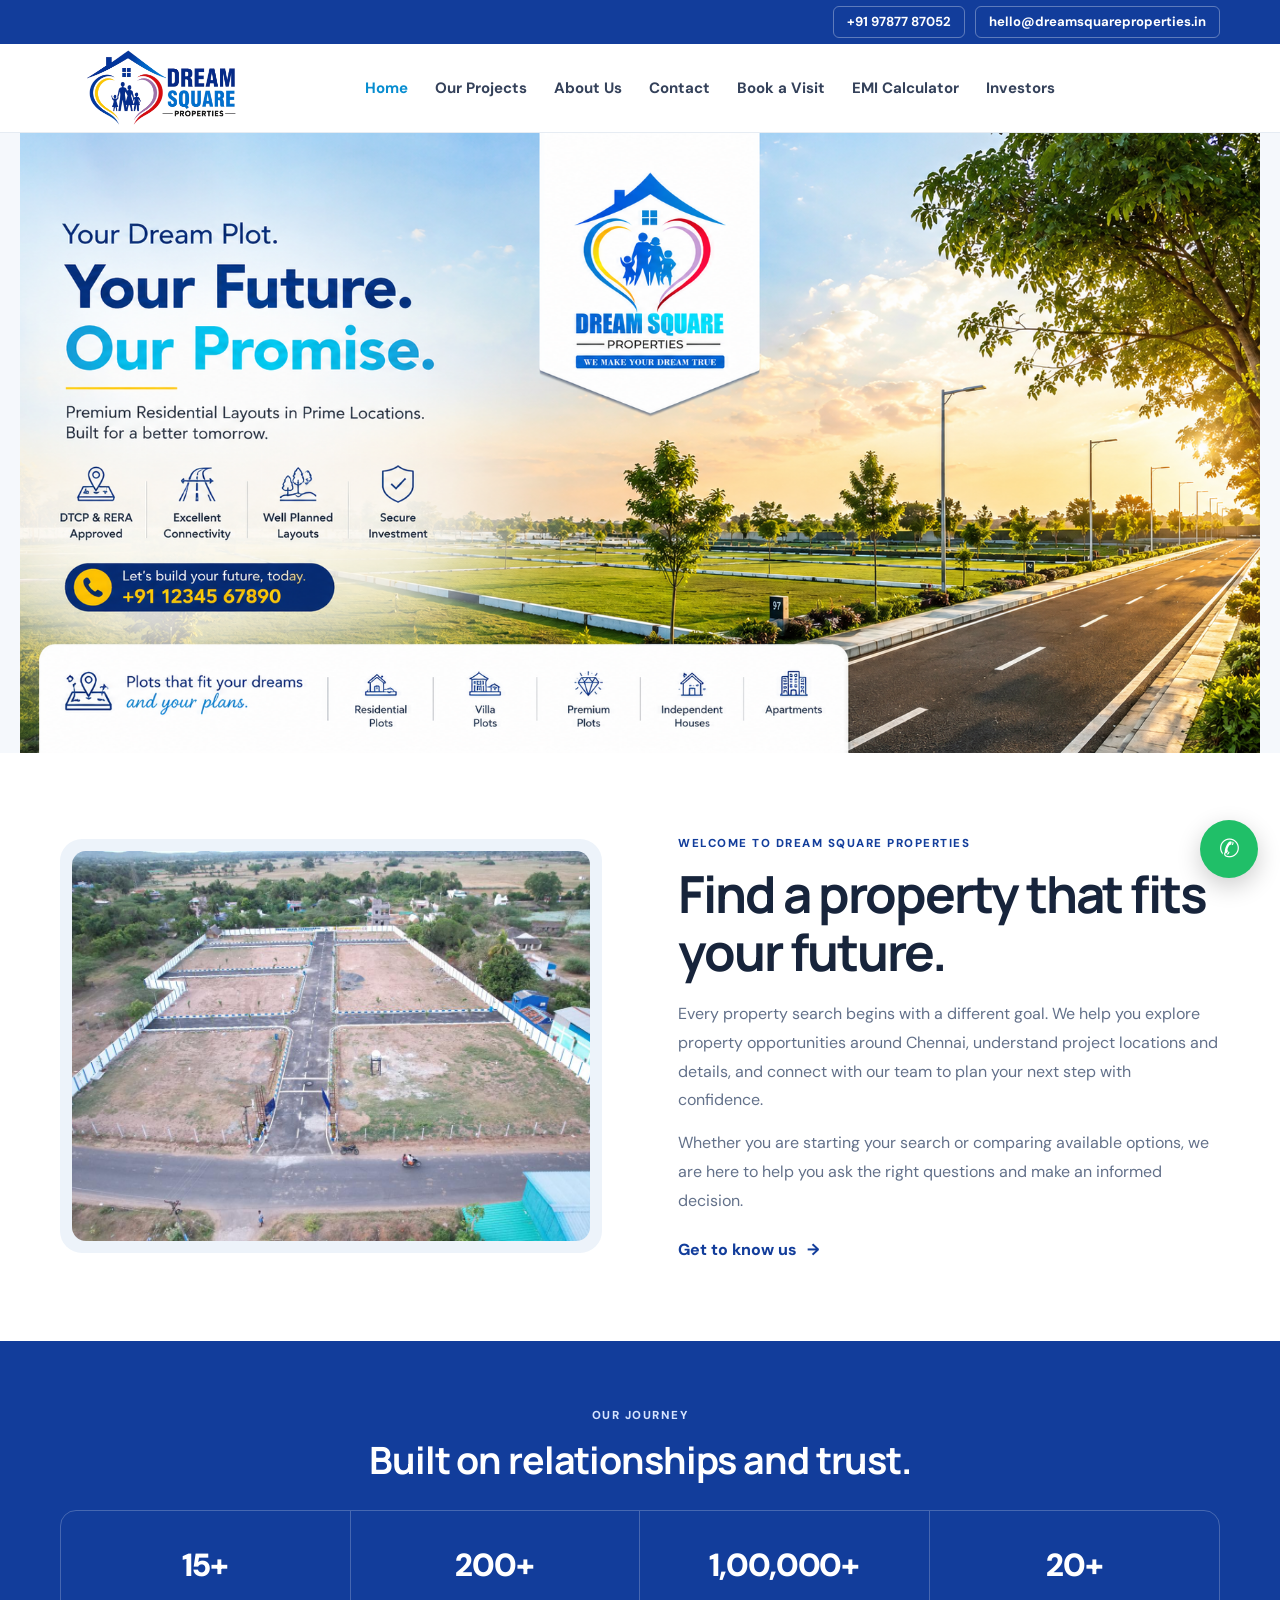
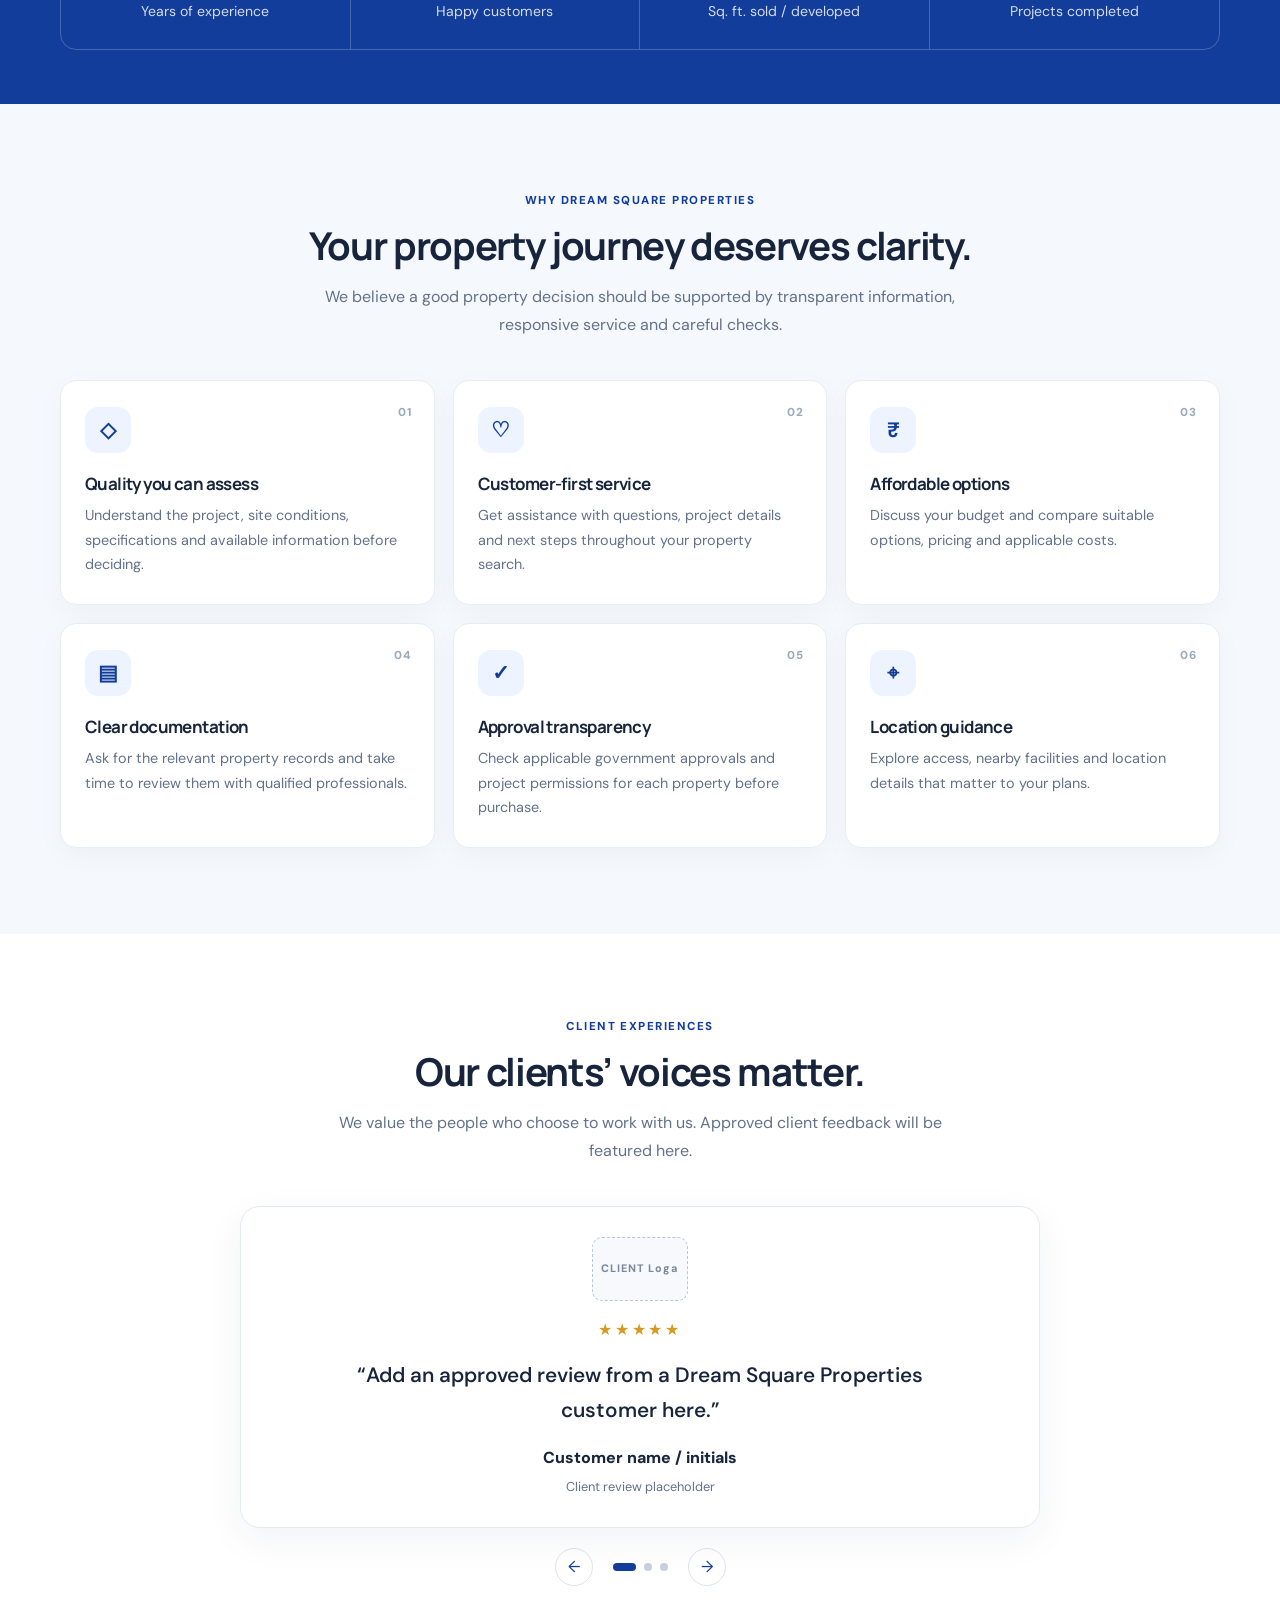
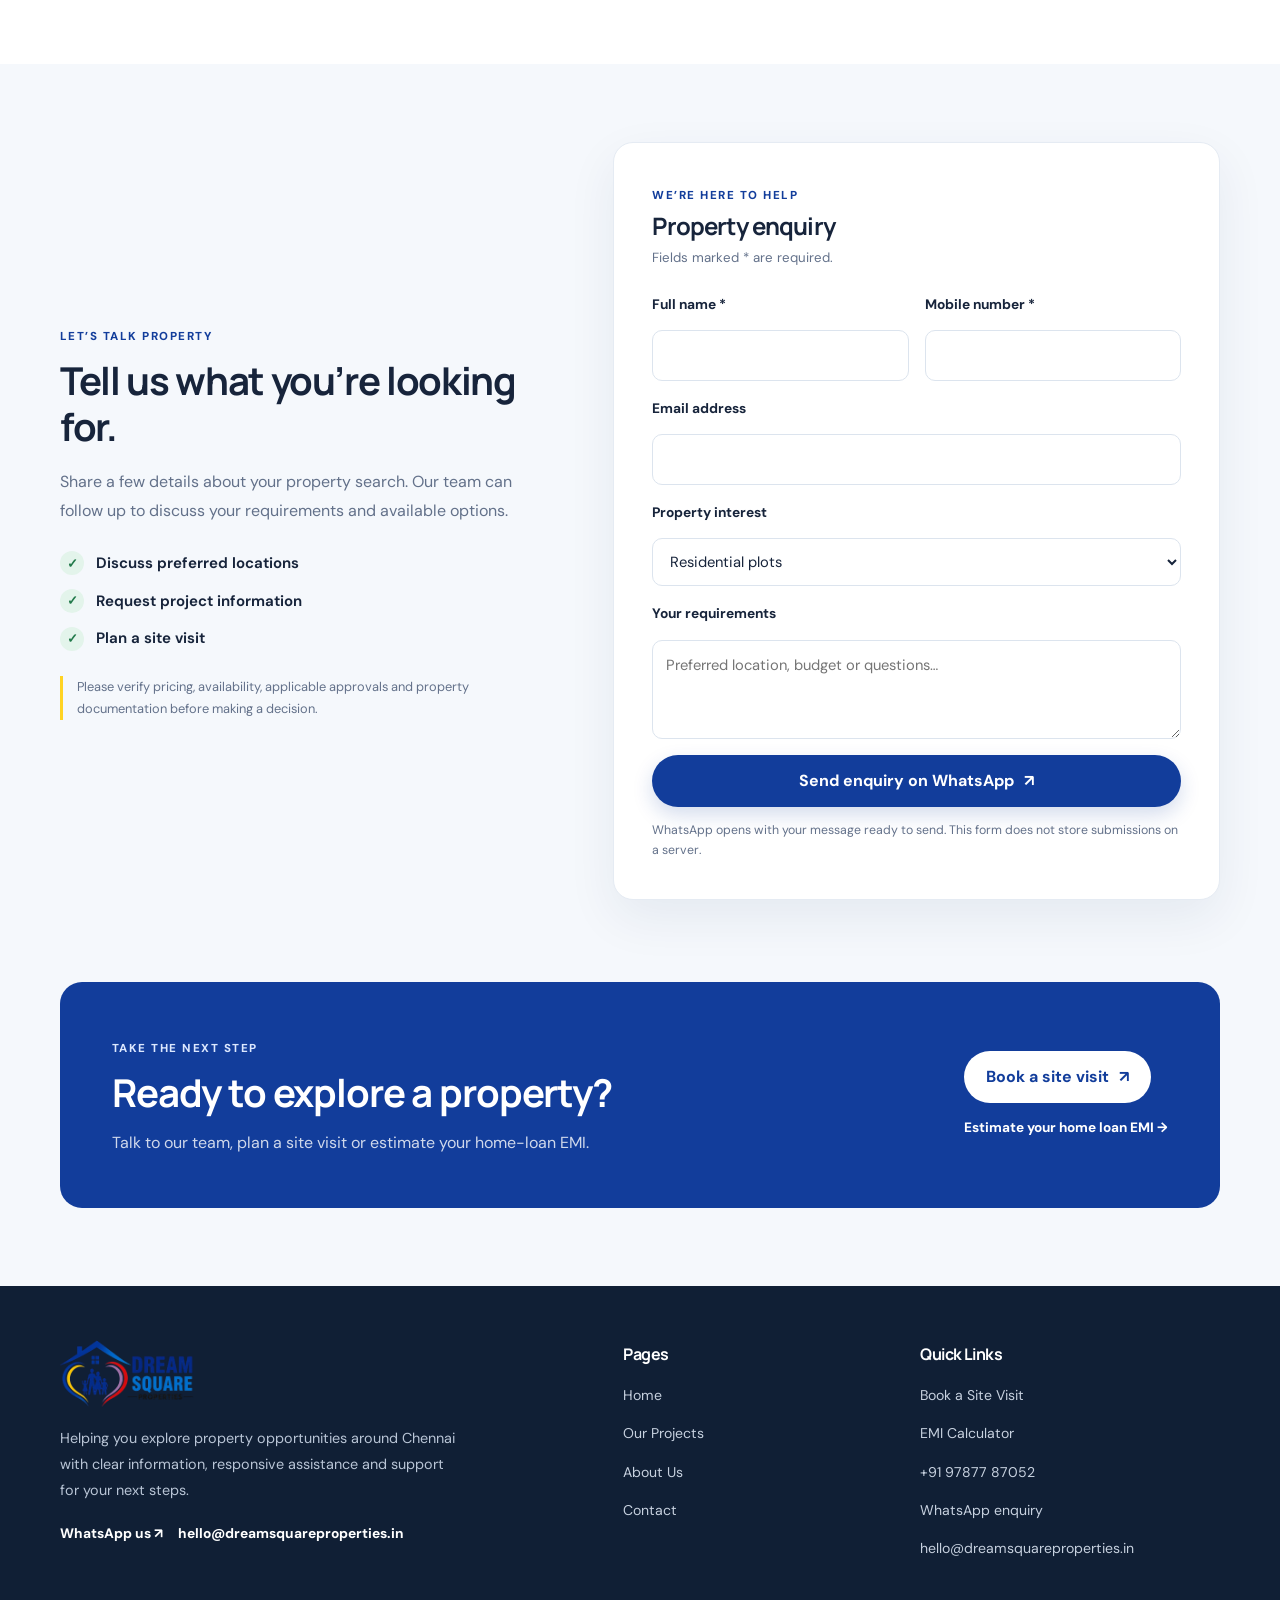
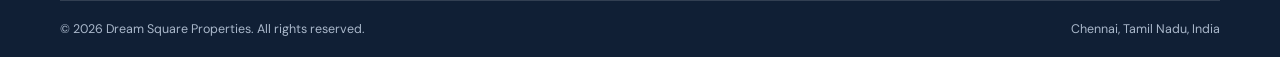
<file: index.html>
<!doctype html>
<html lang="en">

<head>
  <meta charset="utf-8">
  <meta name="viewport" content="width=device-width, initial-scale=1">
  <meta name="description"
    content="Explore property opportunities around Chennai with Dream Square Properties. Ask about projects, locations and site visits.">
  <title>Dream Square Properties | Find Your Place</title>
  <link rel="stylesheet" href="assets/css/style.css">
  <link rel="stylesheet" href="assets/css/homepage-refresh.css">
   
</head>

<body>
  <div class="topbar">
    <div class="container topbar-inner">
      <div class="topbar-actions" aria-label="Quick contact">
        <!-- <a class="topbar-contact topbar-whatsapp" data-whatsapphref="#" aria-label="Contact us on WhatsApp"><span aria-hidden="true">◉</span> WhatsApp</a> -->
        <a class="topbar-contact topbar-email contact-num" data-phone href="mailto:hello@dreamsquareproperties.in"
          aria-label="Email Dream Square Properties"><span aria-hidden="true">✉</span> Email Us</a>
        <a class="topbar-contact topbar-email" data-email href="mailto:hello@dreamsquareproperties.in"
          aria-label="Email Dream Square Properties"><span aria-hidden="true">✉</span> Email Us</a>
        </div>
    </div>
  </div>
  <header class="site-header">
    <div class="container nav-wrap">
      <a class="brand" href="index.html" aria-label="Dream Square Properties home"><img src="assets/images/logo.png"
          alt="Dream Square Properties logo"></a>
      <div class="mobile-nav-actions" aria-label="Call or WhatsApp us">
        <a class="mobile-nav-action mobile-call" 
        href="tel:+919999999999" aria-label="Call Dream Square Properties" title="Call"><span
            aria-hidden="true"><i class="fa-solid fa-phone"></i></span><small>Call</small></a>
        <a class="mobile-nav-action mobile-whatsapp" data-whatsapp
          href="#" aria-label="WhatsApp Dream Square Properties" title="WhatsApp"><span
            aria-hidden="true"><i class="fa-solid fa-phone"></i></span><small>WhatsApp</small></a></div>
      <button class="menu-toggle" aria-label="Toggle navigation" aria-expanded="false">☰</button>
      <nav class="nav-links" aria-label="Main navigation">
        <a data-nav href="index.html">Home</a><a data-nav href="projects.html">Our Projects</a><a data-nav
          href="about.html">About Us</a><a data-nav href="contact.html">Contact</a><a data-nav
          href="site-visit.html">Book a Visit</a><a data-nav href="emi-calculator.html">EMI Calculator</a>
          <a data-nav href="investor.html">Investors</a>
      </nav>
      <!-- <a data-nav href="emi-calculator.html">Investors</a> -->
      <!-- <a class="nav-cta" data-whatsapp href="#">Investor</a> -->
    </div>
  </header>

  <main>
    <!-- Banner remains image-only: no overlay text or buttons. -->
    <section class="ds-hero" aria-label="Dream Square Properties banner"><img class="ds-hero-bg"
        src="assets/images/DreamSquareBanner_1.png" alt="Dream Square Properties banner"></section>

    <!-- Section 1: image on the left, introduction on the right. -->
    <section class="section ds-intro ds-intro-image" id="about-preview">
      <div class="container ds-intro-image-grid">
        <div class="ds-intro-image-frame"><img src="assets/images/Home_page_section_2_image.jpeg"
            alt="Property development and site illustration" loading="lazy"></div>
        <div class="ds-intro-content"><span class="ds-eyebrow">WELCOME TO DREAM SQUARE PROPERTIES</span>
          <h1>Find a property that fits your future.</h1>
          <p>Every property search begins with a different goal. We help you explore property opportunities around
            Chennai, understand project locations and details, and connect with our team to plan your next step with
            confidence.</p>
          <p>Whether you are starting your search or comparing available options, we are here to help you ask the right
            questions and make an informed decision.</p><a class="ds-text-link" href="about.html">Get to know us <span
              aria-hidden="true">→</span></a>
        </div>
      </div>
    </section>

    <!-- Section 2: replace placeholder figures with verified company figures before launch. -->
    <section class="ds-stats-section" aria-labelledby="ds-stats-title">
      <div class="container">
        <div class="ds-stats-heading"><span class="ds-eyebrow">OUR JOURNEY</span>
          <h2 id="ds-stats-title">Built on relationships and trust.</h2>
        </div>
        <div class="ds-stats-grid">
          <article class="ds-stat-card"><span class="ds-stat-value">15+</span><span class="ds-stat-label">Years of
              experience</span></article>
          <article class="ds-stat-card"><span class="ds-stat-value">200+</span><span class="ds-stat-label">Happy
              customers</span></article>
          <article class="ds-stat-card"><span class="ds-stat-value">1,00,000+</span><span class="ds-stat-label">Sq. ft.
              sold / developed</span></article>
          <article class="ds-stat-card"><span class="ds-stat-value">20+</span><span class="ds-stat-label">Projects
              completed</span></article>
        </div>
        <!-- <p class="ds-placeholder-note">Before publishing, replace the sample figures above with Dream Square Properties’
          verified numbers.</p> -->
      </div>
    </section>

    <!-- Section 3: company strengths and customer commitments. -->
    <section class="section ds-commitment" id="why-us">
      <div class="container">
        <div class="ds-section-heading ds-heading-centered"><span class="ds-eyebrow">WHY DREAM SQUARE PROPERTIES</span>
          <h2>Your property journey deserves clarity.</h2>
          <p>We believe a good property decision should be supported by transparent information, responsive service and
            careful checks.</p>
        </div>
        <div class="ds-commitment-grid">
          <article class="ds-commitment-card"><span class="ds-card-number">01</span>
            <div class="ds-line-icon" aria-hidden="true">◇</div>
            <h3>Quality you can assess</h3>
            <p>Understand the project, site conditions, specifications and available information before deciding.</p>
          </article>
          <article class="ds-commitment-card"><span class="ds-card-number">02</span>
            <div class="ds-line-icon" aria-hidden="true">♡</div>
            <h3>Customer-first service</h3>
            <p>Get assistance with questions, project details and next steps throughout your property search.</p>
          </article>
          <article class="ds-commitment-card"><span class="ds-card-number">03</span>
            <div class="ds-line-icon" aria-hidden="true">₹</div>
            <h3>Affordable options</h3>
            <p>Discuss your budget and compare suitable options, pricing and applicable costs.</p>
          </article>
          <article class="ds-commitment-card"><span class="ds-card-number">04</span>
            <div class="ds-line-icon" aria-hidden="true">▤</div>
            <h3>Clear documentation</h3>
            <p>Ask for the relevant property records and take time to review them with qualified professionals.</p>
          </article>
          <article class="ds-commitment-card"><span class="ds-card-number">05</span>
            <div class="ds-line-icon" aria-hidden="true">✓</div>
            <h3>Approval transparency</h3>
            <p>Check applicable government approvals and project permissions for each property before purchase.</p>
          </article>
          <article class="ds-commitment-card"><span class="ds-card-number">06</span>
            <div class="ds-line-icon" aria-hidden="true">⌖</div>
            <h3>Location guidance</h3>
            <p>Explore access, nearby facilities and location details that matter to your plans.</p>
          </article>
        </div>
      </div>
    </section>

    <!-- Section 4: carousel scaffold. Replace logo and text placeholders with approved client assets/reviews. -->
    <section class="section ds-testimonials" id="client-reviews" aria-labelledby="ds-testimonials-title">
      <div class="container">
        <div class="ds-section-heading ds-heading-centered"><span class="ds-eyebrow">CLIENT EXPERIENCES</span>
          <h2 id="ds-testimonials-title">Our clients’ voices matter.</h2>
          <p>We value the people who choose to work with us. Approved client feedback will be featured here.</p>
        </div>
        <div class="ds-review-carousel" aria-roledescription="carousel" aria-label="Client reviews">
          <div class="ds-review-track">
            <article class="ds-review-slide is-active" aria-label="Review placeholder 1 of 3">
              <div class="ds-client-logo-placeholder" aria-label="Client logo placeholder">CLIENT Loga</div>
              <div class="ds-review-stars" aria-label="Rating placeholder">★★★★★</div>
              <blockquote>“Add an approved review from a Dream Square Properties customer here.”</blockquote>
              <p class="ds-review-author">Customer name / initials</p>
              <p class="ds-review-meta">Client review placeholder</p>
            </article>
            <article class="ds-review-slide" aria-label="Review placeholder 2 of 3" hidden>
              <div class="ds-client-logo-placeholder" aria-label="Client logo placeholder">CLIENT LOGO</div>
              <div class="ds-review-stars" aria-label="Rating placeholder">★★★★★</div>
              <blockquote>“Replace this sample text with a real customer review, with their permission.”</blockquote>
              <p class="ds-review-author">Customer name / initials</p>
              <p class="ds-review-meta">Client review placeholder</p>
            </article>
            <article class="ds-review-slide" aria-label="Review placeholder 3 of 3" hidden>
              <div class="ds-client-logo-placeholder" aria-label="Client logo placeholder">CLIENT LOGO</div>
              <div class="ds-review-stars" aria-label="Rating placeholder">★★★★★</div>
              <blockquote>“Use a verified customer quote here; do not publish placeholder testimonials.”</blockquote>
              <p class="ds-review-author">Customer name / initials</p>
              <p class="ds-review-meta">Client review placeholder</p>
            </article>
          </div>
          <div class="ds-review-controls"><button type="button" class="ds-review-prev"
              aria-label="Previous review">←</button>
            <div class="ds-review-dots" aria-label="Choose review"><button type="button" class="is-active"
                aria-label="Show review 1" aria-current="true"></button><button type="button"
                aria-label="Show review 2"></button><button type="button" aria-label="Show review 3"></button></div>
            <button type="button" class="ds-review-next" aria-label="Next review">→</button>
          </div>
          <!-- <p class="ds-placeholder-note">Development placeholders: add real client logos and approved reviews before
            publishing.</p> -->
        </div>
      </div>
    </section>


    <!-- Featured projects remain connected to the existing projects.js data. -->
    <!-- <section class="section ds-projects" id="projects"><div class="container"><div class="ds-section-heading ds-heading-split"><div><span class="ds-eyebrow">EXPLORE PROPERTY OPTIONS</span><h2>Projects worth exploring.</h2></div><div class="ds-heading-aside"><p>Review available projects and contact our team for current pricing, availability, specifications and documentation.</p><a class="ds-text-link" href="projects.html">Explore all projects <span aria-hidden="true">→</span></a></div></div><div class="cards ds-project-cards" id="featured-projects"><div class="empty-state">Loading projects…</div></div></div></section> -->

    <section class="section ds-enquiry-section" id="enquiry">
      <div class="container ds-enquiry-grid">
        <div class="ds-enquiry-copy"><span class="ds-eyebrow">LET’S TALK PROPERTY</span>
          <h2>Tell us what you’re looking for.</h2>
          <p>Share a few details about your property search. Our team can follow up to discuss your requirements and
            available options.</p>
          <div class="ds-enquiry-points">
            <div><span aria-hidden="true">✓</span> Discuss preferred locations</div>
            <div><span aria-hidden="true">✓</span> Request project information</div>
            <div><span aria-hidden="true">✓</span> Plan a site visit</div>
          </div>
          <p class="ds-disclaimer">Please verify pricing, availability, applicable approvals and property documentation
            before making a decision.</p>
        </div>
        <form class="ds-enquiry-form" id="homepage-enquiry-form">
          <div class="ds-form-heading"><span class="ds-eyebrow">WE’RE HERE TO HELP</span>
            <h3>Property enquiry</h3>
            <p>Fields marked * are required.</p>
          </div>
          <div class="ds-form-grid">
            <div class="form-field"><label for="enq-name">Full name *</label><input class="form-control" id="enq-name"
                name="name" autocomplete="name" required></div>
            <div class="form-field"><label for="enq-phone">Mobile number *</label><input class="form-control"
                id="enq-phone" name="phone" type="tel" autocomplete="tel" required pattern="[0-9+() -]{8,18}"></div>
            <div class="form-field ds-form-full"><label for="enq-email">Email address</label><input class="form-control"
                id="enq-email" name="email" type="email" autocomplete="email"></div>
            <div class="form-field ds-form-full"><label for="enq-interest">Property interest</label><select
                class="form-control" id="enq-interest" name="interest">
                <option value="Residential plots">Residential plots</option>
                <option value="Villa plots">Villa plots</option>
                <option value="Villa / house">Villa / house</option>
                <option value="Other property">Other property</option>
                <option value="Need guidance">I’m not sure yet</option>
              </select></div>
            <div class="form-field ds-form-full"><label for="enq-message">Your requirements</label><textarea
                class="form-control" id="enq-message" name="message" rows="3"
                placeholder="Preferred location, budget or questions…"></textarea></div>
            <div class="form-field ds-form-full"><button class="btn btn-primary ds-submit-button" type="submit">Send
                enquiry on WhatsApp <span aria-hidden="true">↗</span></button></div>
          </div>
          <p class="ds-form-note">WhatsApp opens with your message ready to send. This form does not store submissions
            on a server.</p>
        </form>
      </div>
    </section>

    <section class="section ds-final-cta">
      <div class="container">
        <div class="ds-cta-band">
          <div><span class="ds-eyebrow">TAKE THE NEXT STEP</span>
            <h2>Ready to explore a property?</h2>
            <p>Talk to our team, plan a site visit or estimate your home-loan EMI.</p>
          </div>
          <div class="ds-cta-actions"><a class="btn btn-light" href="site-visit.html">Book a site visit <span
                aria-hidden="true">↗</span></a><a class="ds-cta-secondary" href="emi-calculator.html">Estimate your home
              loan EMI →</a></div>
        </div>
      </div>
    </section>
  </main>

  <!-- Three-column footer: company profile, pages, quick links. -->
  <footer class="footer ds-footer">
    <div class="container">
      <div class="ds-footer-grid">
        <div class="ds-footer-brand"><a href="index.html" aria-label="Dream Square Properties home"><img
              src="assets/images/logo.png" alt="Dream Square Properties logo"></a>
          <p>Helping you explore property opportunities around Chennai with clear information, responsive assistance and
            support for your next steps.</p>
          <div class="ds-footer-social"><a data-whatsapp href="#">WhatsApp us ↗</a><a data-email
              href="mailto:hello@dreamsquareproperties.in">Email us ↗</a></div>
        </div>
        <div class="ds-footer-column">
          <h3>Pages</h3>
          <ul>
            <li><a href="index.html">Home</a></li>
            <li><a href="projects.html">Our Projects</a></li>
            <li><a href="about.html">About Us</a></li>
            <li><a href="contact.html">Contact</a></li>
          </ul>
        </div>
        <div class="ds-footer-column">
          <h3>Quick Links</h3>
          <ul>
            <li><a href="site-visit.html">Book a Site Visit</a></li>
            <li><a href="emi-calculator.html">EMI Calculator</a></li>
            <li><a data-phone href="tel:+919999999999">Call our team</a></li>
            <li><a data-whatsapp href="#">WhatsApp enquiry</a></li>
            <li><a data-email href="mailto:hello@dreamsquareproperties.in">Email us</a></li>
          </ul>
        </div>
      </div>
      <div class="ds-footer-bottom"><span>© <span id="current-year"></span> Dream Square Properties. All rights
          reserved.</span><span>Chennai, Tamil Nadu, India</span></div>
    </div>
  </footer>
  <a class="whatsapp-float" data-whatsapp href="#" aria-label="Chat on WhatsApp" title="Chat on WhatsApp">✆</a>
  <script src="assets/js/site-config.js"></script>
  <script src="assets/js/projects.js"></script>
  <script src="assets/js/main.js"></script>
  <script>
    document.getElementById('current-year').textContent = new Date().getFullYear();
    const enquiryForm = document.getElementById('homepage-enquiry-form');
    enquiryForm.addEventListener('submit', function (event) {
      event.preventDefault();
      const data = new FormData(enquiryForm);
      const message = ['Hello Dream Square Properties, I have a property enquiry.', 'Name: ' + (data.get('name') || ''), 'Mobile: ' + (data.get('phone') || ''), 'Email: ' + (data.get('email') || 'Not provided'), 'Interested in: ' + (data.get('interest') || ''), 'Requirements: ' + (data.get('message') || 'Not provided')].join('\n');
      const configuredPhone = document.querySelector('[data-phone]')?.getAttribute('href') || 'tel:+919999999999';
      const phone = configuredPhone.replace('tel:', '').replace(/\D/g, '');
      if (!phone || phone.endsWith('9999999999')) { alert('Please update the company phone/WhatsApp number in assets/js/site-config.js before using this form.'); return; }
      window.open('https://wa.me/' + phone + '?text=' + encodeURIComponent(message), '_blank', 'noopener');
    });

    // Accessible auto-advancing client-review carousel. Pause on hover/focus and when reduced motion is requested.
    (function () {
      const carousel = document.querySelector('.ds-review-carousel');
      if (!carousel) return;
      const slides = Array.from(carousel.querySelectorAll('.ds-review-slide'));
      const dots = Array.from(carousel.querySelectorAll('.ds-review-dots button'));
      const reducedMotion = window.matchMedia('(prefers-reduced-motion: reduce)').matches;
      let current = 0;
      let timer = null;
      function showSlide(index) {
        current = (index + slides.length) % slides.length;
        slides.forEach((slide, i) => { slide.hidden = i !== current; slide.classList.toggle('is-active', i === current); });
        dots.forEach((dot, i) => { dot.classList.toggle('is-active', i === current); if (i === current) dot.setAttribute('aria-current', 'true'); else dot.removeAttribute('aria-current'); });
      }
      function stop() { if (timer) window.clearInterval(timer); timer = null; }
      function start() { stop(); if (!reducedMotion) timer = window.setInterval(() => showSlide(current + 1), 5000); }
      carousel.querySelector('.ds-review-prev').addEventListener('click', () => { showSlide(current - 1); start(); });
      carousel.querySelector('.ds-review-next').addEventListener('click', () => { showSlide(current + 1); start(); });
      dots.forEach((dot, i) => dot.addEventListener('click', () => { showSlide(i); start(); }));
      carousel.addEventListener('mouseenter', stop); carousel.addEventListener('mouseleave', start);
      carousel.addEventListener('focusin', stop); carousel.addEventListener('focusout', start);
      showSlide(0); start();
    })();
  </script>
</body>

</html>
</file>
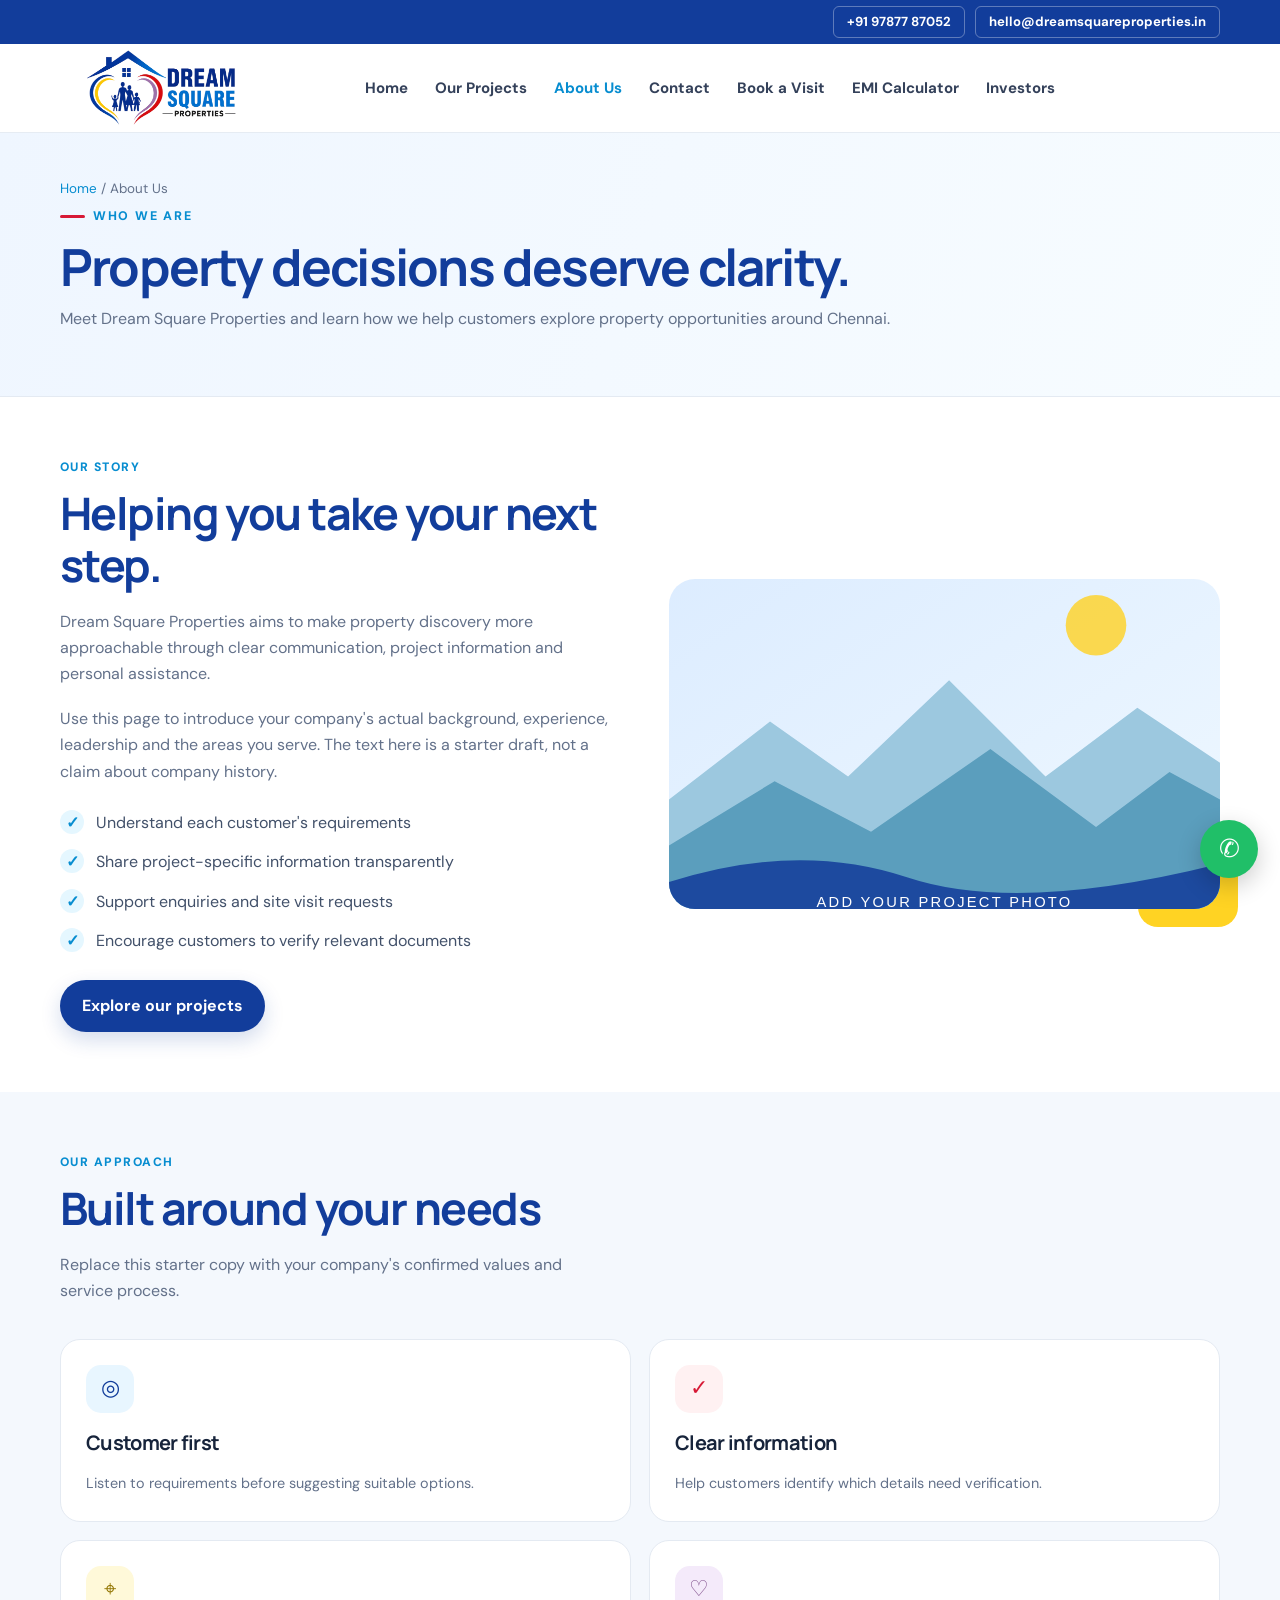
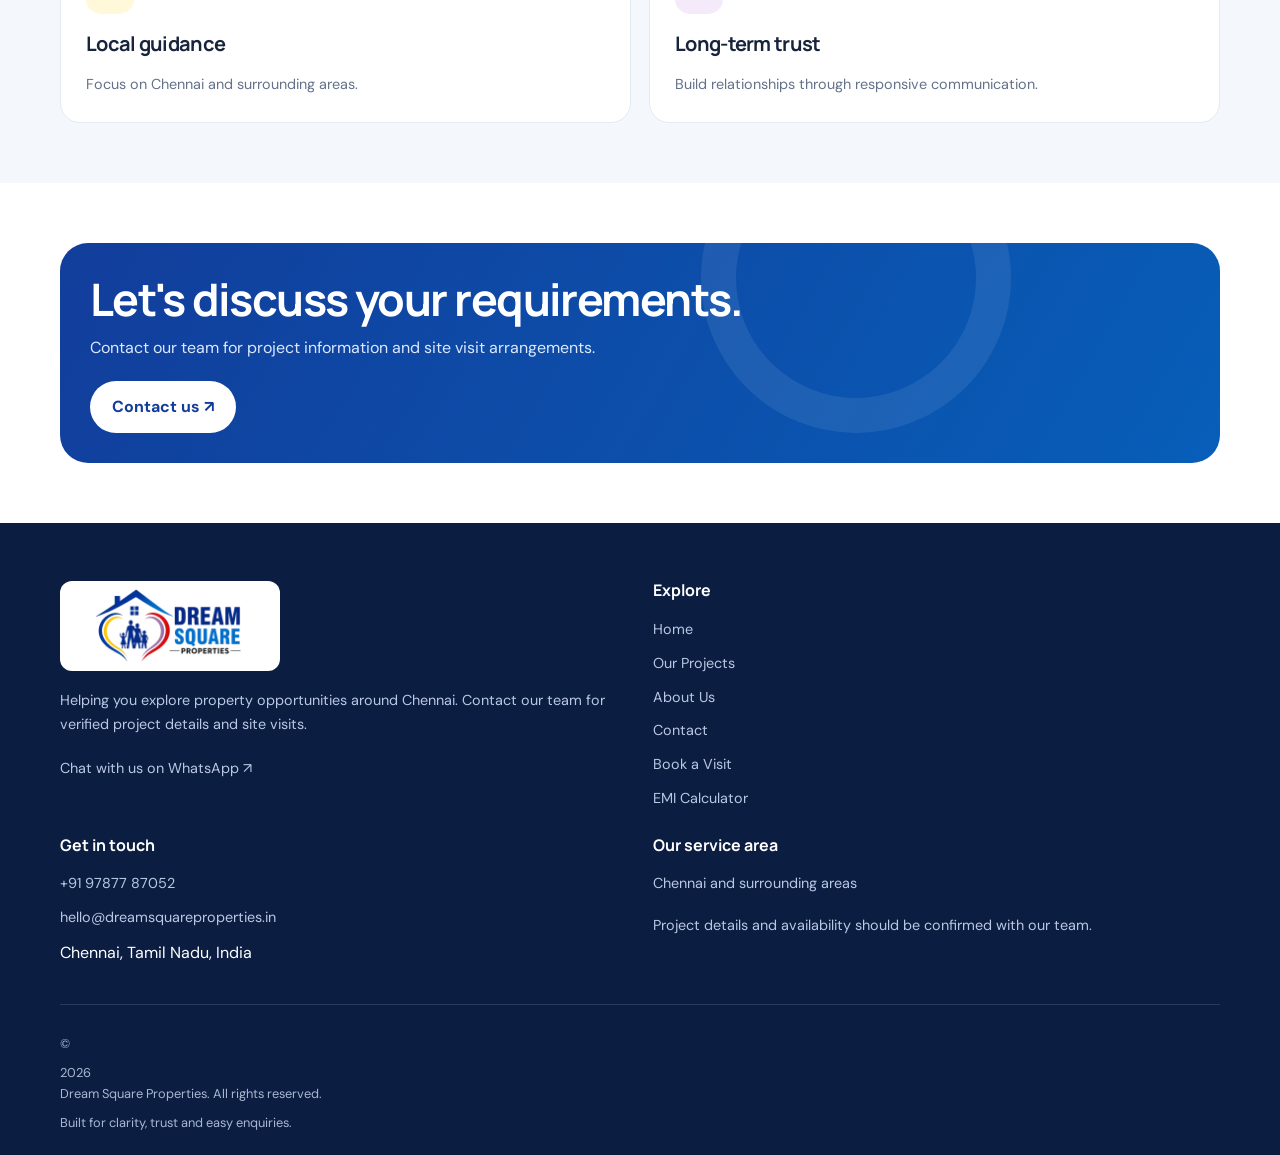
<file: about.html>
<!doctype html>
<html lang="en">

<head>
    <meta charset="utf-8">
    <meta name="viewport" content="width=device-width,initial-scale=1">
    <meta name="description" content="Learn about Dream Square Properties and our property guidance around Chennai.">
    <title>About Us | Dream Square Properties</title>
    <link rel="stylesheet" href="assets/css/style.css">
    <link rel="stylesheet" href="assets/css/homepage-refresh.css">
</head>

<body>

    <div class="topbar">
    <div class="container topbar-inner">
      <div class="topbar-actions" aria-label="Quick contact">
        <!-- <a class="topbar-contact topbar-whatsapp" data-whatsapphref="#" aria-label="Contact us on WhatsApp"><span aria-hidden="true">◉</span> WhatsApp</a> -->
        <a class="topbar-contact topbar-email contact-num" data-phone href="mailto:hello@dreamsquareproperties.in"
          aria-label="Email Dream Square Properties"><span aria-hidden="true">✉</span> Email Us</a>
        <a class="topbar-contact topbar-email" data-email href="mailto:hello@dreamsquareproperties.in"
          aria-label="Email Dream Square Properties"><span aria-hidden="true">✉</span> Email Us</a>
        </div>
    </div>
  </div>
  <header class="site-header">
    <div class="container nav-wrap">
      <a class="brand" href="index.html" aria-label="Dream Square Properties home"><img src="assets/images/logo.png"
          alt="Dream Square Properties logo"></a>
      <div class="mobile-nav-actions" aria-label="Call or WhatsApp us">
        <a class="mobile-nav-action mobile-call" 
        href="tel:+919999999999" aria-label="Call Dream Square Properties" title="Call"><span
            aria-hidden="true"><i class="fa-solid fa-phone"></i></span><small>Call</small></a>
        <a class="mobile-nav-action mobile-whatsapp" data-whatsapp
          href="#" aria-label="WhatsApp Dream Square Properties" title="WhatsApp"><span
            aria-hidden="true"><i class="fa-solid fa-phone"></i></span><small>WhatsApp</small></a></div>
      <button class="menu-toggle" aria-label="Toggle navigation" aria-expanded="false">☰</button>
      <nav class="nav-links" aria-label="Main navigation">
        <a data-nav href="index.html">Home</a><a data-nav href="projects.html">Our Projects</a><a data-nav
          href="about.html">About Us</a><a data-nav href="contact.html">Contact</a><a data-nav
          href="site-visit.html">Book a Visit</a><a data-nav href="emi-calculator.html">EMI Calculator</a>
          <a data-nav href="emi-calculator.html">Investors</a>
      </nav>
      <!-- <a data-nav href="emi-calculator.html">Investors</a> -->
      <!-- <a class="nav-cta" data-whatsapp href="#">Investor</a> -->
    </div>
  </header>

    <main>
        <section class="page-hero">
            <div class="container">
                <div class="breadcrumbs"><a href="index.html">Home</a> / About Us</div>
                <div class="eyebrow">Who we are</div>
                <h1>Property decisions deserve clarity.</h1>
                <p>Meet Dream Square Properties and learn how we help customers explore property opportunities around
                    Chennai.</p>
            </div>
        </section>
        <section class="section">
            <div class="container split">
                <div>
                    <div class="section-kicker">Our story</div>
                    <h2>Helping you take your next step.</h2>
                    <p>Dream Square Properties aims to make property discovery more approachable through clear
                        communication, project information and personal assistance.</p>
                    <p>Use this page to introduce your company's actual background, experience, leadership and the areas
                        you serve. The text here is a starter draft, not a claim about company history.</p>
                    <ul class="check-list">
                        <li>Understand each customer's requirements</li>
                        <li>Share project-specific information transparently</li>
                        <li>Support enquiries and site visit requests</li>
                        <li>Encourage customers to verify relevant documents</li>
                    </ul><a class="btn btn-primary" href="projects.html">Explore our projects</a>
                </div>
                <div class="split-image"><img src="assets/images/project-placeholder.svg"
                        alt="Placeholder image for Dream Square Properties">
                    <div class="accent-block"></div>
                </div>
            </div>
        </section>
        <section class="section section-soft">
            <div class="container">
                <div class="section-head">
                    <div>
                        <div class="section-kicker">Our approach</div>
                        <h2>Built around your needs</h2>
                    </div>
                    <p>Replace this starter copy with your company's confirmed values and service process.</p>
                </div>
                <div class="feature-grid">
                    <article class="feature">
                        <div class="feature-icon">◎</div>
                        <h3>Customer first</h3>
                        <p>Listen to requirements before suggesting suitable options.</p>
                    </article>
                    <article class="feature">
                        <div class="feature-icon">✓</div>
                        <h3>Clear information</h3>
                        <p>Help customers identify which details need verification.</p>
                    </article>
                    <article class="feature">
                        <div class="feature-icon">⌖</div>
                        <h3>Local guidance</h3>
                        <p>Focus on Chennai and surrounding areas.</p>
                    </article>
                    <article class="feature">
                        <div class="feature-icon">♡</div>
                        <h3>Long-term trust</h3>
                        <p>Build relationships through responsive communication.</p>
                    </article>
                </div>
            </div>
        </section>
        <section class="section">
            <div class="container">
                <div class="cta-band">
                    <div>
                        <h2>Let's discuss your requirements.</h2>
                        <p>Contact our team for project information and site visit arrangements.</p>
                    </div><a class="btn btn-light" href="contact.html">Contact us ↗</a>
                </div>
            </div>
        </section>
    </main>
    <footer class="footer">
        <div class="container">
            <div class="footer-grid">
                <div class="footer-brand"><img src="assets/images/logo.png" alt="Dream Square Properties logo">
                    <p>Helping you explore property opportunities around Chennai. Contact our team for verified project
                        details and site visits.</p><a data-whatsapp href="#">Chat with us on WhatsApp ↗</a>
                </div>
                <div>
                    <h4>Explore</h4>
                    <div class="footer-links"><a href="index.html">Home</a><a href="projects.html">Our Projects</a><a
                            href="about.html">About Us</a><a href="contact.html">Contact</a><a
                            href="site-visit.html">Book a Visit</a><a href="emi-calculator.html">EMI Calculator</a>
                    </div>
                </div>
                <div>
                    <h4>Get in touch</h4>
                    <div class="footer-links"><a data-phone href="tel:+919999999999">+91 99999 99999</a><a data-email
                            href="mailto:hello@dreamsquareproperties.in">hello@dreamsquareproperties.in</a><span
                            data-address>Chennai, Tamil Nadu, India</span></div>
                </div>
                <div>
                    <h4>Our service area</h4>
                    <p data-service-area>Chennai and surrounding areas</p>
                    <p>Project details and availability should be confirmed with our team.</p>
                </div>
            </div>
            <div class="footer-bottom"><span>© <span id="current-year"></span> Dream Square Properties. All rights
                    reserved.</span><span>Built for clarity, trust and easy enquiries.</span></div>
        </div>
    </footer>
    <a class="whatsapp-float" data-whatsapp href="#" aria-label="Chat on WhatsApp" title="Chat on WhatsApp">✆</a>
    <script src="assets/js/site-config.js"></script>
    <script src="assets/js/projects.js"></script>
    <script src="assets/js/main.js"></script>
</body>

</html>
</file>
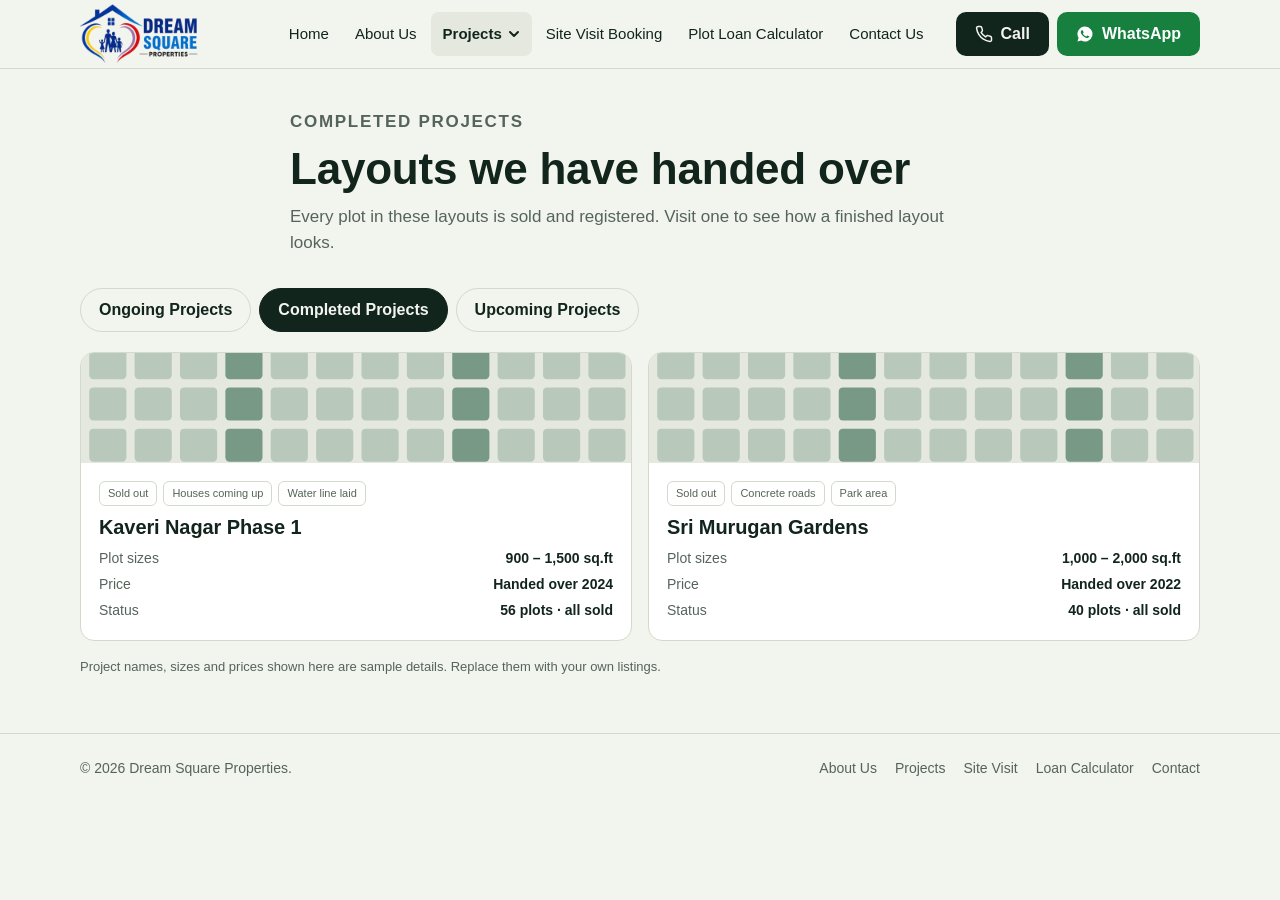
<file: completed-projects.html>
<!doctype html>
<html lang="en">
<head>
<meta charset="utf-8">
<meta name="viewport" content="width=device-width, initial-scale=1, viewport-fit=cover">
<title>Completed Projects · Nilam Plots</title>
<link rel="stylesheet" href="styles.css">
</head>
<body>
<header class="topbar">
  <div class="nav">
    <a class="logo" href="index.html" aria-label="Nilam Plots home">
      <img src="./assets/DreamSquareLogo.png">
    </a>
    <ul class="menu">
      <li><a href="index.html">Home</a></li>
      <li><a href="about.html">About Us</a></li>
      <li>
        <button class="dd-btn current" id="dd-trigger" type="button" aria-expanded="false" aria-controls="dd-list">Projects <svg viewBox="0 0 12 12" aria-hidden="true"><path d="M2 4l4 4 4-4" fill="none" stroke="currentColor" stroke-width="2" stroke-linecap="round" stroke-linejoin="round"/></svg></button>
        <ul class="dd" id="dd-list" hidden><li><a href="ongoing-projects.html">Ongoing Projects</a></li><li><a href="completed-projects.html" aria-current="page">Completed Projects</a></li><li><a href="upcoming-projects.html">Upcoming Projects</a></li></ul>
      </li>
      <li><a href="site-visit.html">Site Visit Booking</a></li>
      <li><a href="loan-calculator.html">Plot Loan Calculator</a></li>
      <li><a href="contact.html">Contact Us</a></li>
    </ul>
    <div class="nav-actions">
      <a class="btn btn-call" href="tel:+919876543210" aria-label="Call us"><svg viewBox="0 0 24 24" fill="none" stroke="currentColor" stroke-width="2" stroke-linecap="round" stroke-linejoin="round" aria-hidden="true"><path d="M22 16.9v3a2 2 0 0 1-2.2 2 19.8 19.8 0 0 1-8.6-3.1 19.5 19.5 0 0 1-6-6A19.8 19.8 0 0 1 2.1 4.2 2 2 0 0 1 4.1 2h3a2 2 0 0 1 2 1.7c.1 1 .4 1.9.7 2.8a2 2 0 0 1-.5 2.1L8.1 9.9a16 16 0 0 0 6 6l1.3-1.3a2 2 0 0 1 2.1-.4c.9.3 1.8.6 2.8.7a2 2 0 0 1 1.7 2Z"/></svg> Call</a>
      <a class="btn btn-wa" href="https://wa.me/919876543210?text=Hi%2C%20I%20want%20to%20know%20about%20your%20plots" target="_blank" rel="noopener" aria-label="Chat on WhatsApp"><svg viewBox="0 0 24 24" fill="currentColor" aria-hidden="true"><path d="M12 2a10 10 0 0 0-8.6 15.1L2 22l5-1.3A10 10 0 1 0 12 2Zm5.3 14c-.2.6-1.3 1.2-1.8 1.2-.5.1-1 .2-3.3-.7-2.8-1.2-4.6-4-4.7-4.2-.1-.2-1.1-1.5-1.1-2.8s.7-2 1-2.3c.2-.3.5-.3.7-.3h.5c.2 0 .4 0 .6.5l.9 2.1c.1.2.1.4 0 .6l-.4.6-.4.4c-.1.2-.3.3-.1.6.2.3.8 1.3 1.7 2.1 1.2 1 2.1 1.3 2.4 1.5.3.1.4.1.6-.1l.8-1c.2-.3.4-.2.6-.1l2 1c.3.1.5.2.5.3.1.2.1.8-.1 1.4Z"/></svg> WhatsApp</a>
      <button class="burger" id="burger" type="button" aria-expanded="false" aria-controls="mobile-panel" aria-label="Open menu">
        <svg viewBox="0 0 24 24" fill="none" stroke="currentColor" stroke-width="2.2" stroke-linecap="round" aria-hidden="true"><path d="M4 7h16M4 12h16M4 17h16"/></svg>
      </button>
    </div>
  </div>
  <nav class="mobile-panel" id="mobile-panel" aria-label="Mobile" hidden>
    <ul>
      <li><a href="index.html">Home</a></li>
      <li><a href="about.html">About Us</a></li>
      <li>
        <button class="dd-btn" id="m-dd-trigger" type="button" aria-expanded="true" aria-controls="m-sub">Projects <svg viewBox="0 0 12 12" aria-hidden="true"><path d="M2 4l4 4 4-4" fill="none" stroke="currentColor" stroke-width="2" stroke-linecap="round" stroke-linejoin="round"/></svg></button>
        <ul class="sub" id="m-sub"><li><a href="ongoing-projects.html">Ongoing Projects</a></li><li><a href="completed-projects.html" aria-current="page">Completed Projects</a></li><li><a href="upcoming-projects.html">Upcoming Projects</a></li></ul>
      </li>
      <li><a href="site-visit.html">Site Visit Booking</a></li>
      <li><a href="loan-calculator.html">Plot Loan Calculator</a></li>
      <li><a href="contact.html">Contact Us</a></li>
    </ul>
  </nav>
</header>
<main>
<section class="wrap page-head"><p class="eyebrow">Completed projects</p><h1>Layouts we have handed over</h1><p>Every plot in these layouts is sold and registered. Visit one to see how a finished layout looks.</p></section>
<section class="page-body">
  <div class="wrap">
    <nav class="tabs" aria-label="Project status"><a class="tab" href="ongoing-projects.html">Ongoing Projects</a><a class="tab" href="completed-projects.html" aria-current="page">Completed Projects</a><a class="tab" href="upcoming-projects.html">Upcoming Projects</a></nav>
    <div class="cards"><article class="card"><div class="card-art"><svg viewBox="0 0 400 110" preserveAspectRatio="xMidYMid slice" aria-hidden="true"><rect x="6" y="10" width="27" height="24" rx="3" fill="var(--green)" opacity="0.22"/><rect x="39" y="10" width="27" height="24" rx="3" fill="var(--green)" opacity="0.22"/><rect x="72" y="10" width="27" height="24" rx="3" fill="var(--green)" opacity="0.22"/><rect x="105" y="10" width="27" height="24" rx="3" fill="var(--green)" opacity="0.55"/><rect x="138" y="10" width="27" height="24" rx="3" fill="var(--green)" opacity="0.22"/><rect x="171" y="10" width="27" height="24" rx="3" fill="var(--green)" opacity="0.22"/><rect x="204" y="10" width="27" height="24" rx="3" fill="var(--green)" opacity="0.22"/><rect x="237" y="10" width="27" height="24" rx="3" fill="var(--green)" opacity="0.22"/><rect x="270" y="10" width="27" height="24" rx="3" fill="var(--green)" opacity="0.55"/><rect x="303" y="10" width="27" height="24" rx="3" fill="var(--green)" opacity="0.22"/><rect x="336" y="10" width="27" height="24" rx="3" fill="var(--green)" opacity="0.22"/><rect x="369" y="10" width="27" height="24" rx="3" fill="var(--green)" opacity="0.22"/><rect x="6" y="40" width="27" height="24" rx="3" fill="var(--green)" opacity="0.22"/><rect x="39" y="40" width="27" height="24" rx="3" fill="var(--green)" opacity="0.22"/><rect x="72" y="40" width="27" height="24" rx="3" fill="var(--green)" opacity="0.22"/><rect x="105" y="40" width="27" height="24" rx="3" fill="var(--green)" opacity="0.55"/><rect x="138" y="40" width="27" height="24" rx="3" fill="var(--green)" opacity="0.22"/><rect x="171" y="40" width="27" height="24" rx="3" fill="var(--green)" opacity="0.22"/><rect x="204" y="40" width="27" height="24" rx="3" fill="var(--green)" opacity="0.22"/><rect x="237" y="40" width="27" height="24" rx="3" fill="var(--green)" opacity="0.22"/><rect x="270" y="40" width="27" height="24" rx="3" fill="var(--green)" opacity="0.55"/><rect x="303" y="40" width="27" height="24" rx="3" fill="var(--green)" opacity="0.22"/><rect x="336" y="40" width="27" height="24" rx="3" fill="var(--green)" opacity="0.22"/><rect x="369" y="40" width="27" height="24" rx="3" fill="var(--green)" opacity="0.22"/><rect x="6" y="70" width="27" height="24" rx="3" fill="var(--green)" opacity="0.22"/><rect x="39" y="70" width="27" height="24" rx="3" fill="var(--green)" opacity="0.22"/><rect x="72" y="70" width="27" height="24" rx="3" fill="var(--green)" opacity="0.22"/><rect x="105" y="70" width="27" height="24" rx="3" fill="var(--green)" opacity="0.55"/><rect x="138" y="70" width="27" height="24" rx="3" fill="var(--green)" opacity="0.22"/><rect x="171" y="70" width="27" height="24" rx="3" fill="var(--green)" opacity="0.22"/><rect x="204" y="70" width="27" height="24" rx="3" fill="var(--green)" opacity="0.22"/><rect x="237" y="70" width="27" height="24" rx="3" fill="var(--green)" opacity="0.22"/><rect x="270" y="70" width="27" height="24" rx="3" fill="var(--green)" opacity="0.55"/><rect x="303" y="70" width="27" height="24" rx="3" fill="var(--green)" opacity="0.22"/><rect x="336" y="70" width="27" height="24" rx="3" fill="var(--green)" opacity="0.22"/><rect x="369" y="70" width="27" height="24" rx="3" fill="var(--green)" opacity="0.22"/><rect x="0" y="98" width="400" height="12" fill="var(--stake)" opacity=".5"/></svg></div><div class="card-body"><div class="chips"><span class="chip">Sold out</span><span class="chip">Houses coming up</span><span class="chip">Water line laid</span></div><h3>Kaveri Nagar Phase 1</h3><dl><dt>Plot sizes</dt><dd>900 – 1,500 sq.ft</dd><dt>Price</dt><dd>Handed over 2024</dd><dt>Status</dt><dd>56 plots · all sold</dd></dl></div></article><article class="card"><div class="card-art"><svg viewBox="0 0 400 110" preserveAspectRatio="xMidYMid slice" aria-hidden="true"><rect x="6" y="10" width="27" height="24" rx="3" fill="var(--green)" opacity="0.22"/><rect x="39" y="10" width="27" height="24" rx="3" fill="var(--green)" opacity="0.22"/><rect x="72" y="10" width="27" height="24" rx="3" fill="var(--green)" opacity="0.22"/><rect x="105" y="10" width="27" height="24" rx="3" fill="var(--green)" opacity="0.22"/><rect x="138" y="10" width="27" height="24" rx="3" fill="var(--green)" opacity="0.55"/><rect x="171" y="10" width="27" height="24" rx="3" fill="var(--green)" opacity="0.22"/><rect x="204" y="10" width="27" height="24" rx="3" fill="var(--green)" opacity="0.22"/><rect x="237" y="10" width="27" height="24" rx="3" fill="var(--green)" opacity="0.22"/><rect x="270" y="10" width="27" height="24" rx="3" fill="var(--green)" opacity="0.22"/><rect x="303" y="10" width="27" height="24" rx="3" fill="var(--green)" opacity="0.55"/><rect x="336" y="10" width="27" height="24" rx="3" fill="var(--green)" opacity="0.22"/><rect x="369" y="10" width="27" height="24" rx="3" fill="var(--green)" opacity="0.22"/><rect x="6" y="40" width="27" height="24" rx="3" fill="var(--green)" opacity="0.22"/><rect x="39" y="40" width="27" height="24" rx="3" fill="var(--green)" opacity="0.22"/><rect x="72" y="40" width="27" height="24" rx="3" fill="var(--green)" opacity="0.22"/><rect x="105" y="40" width="27" height="24" rx="3" fill="var(--green)" opacity="0.22"/><rect x="138" y="40" width="27" height="24" rx="3" fill="var(--green)" opacity="0.55"/><rect x="171" y="40" width="27" height="24" rx="3" fill="var(--green)" opacity="0.22"/><rect x="204" y="40" width="27" height="24" rx="3" fill="var(--green)" opacity="0.22"/><rect x="237" y="40" width="27" height="24" rx="3" fill="var(--green)" opacity="0.22"/><rect x="270" y="40" width="27" height="24" rx="3" fill="var(--green)" opacity="0.22"/><rect x="303" y="40" width="27" height="24" rx="3" fill="var(--green)" opacity="0.55"/><rect x="336" y="40" width="27" height="24" rx="3" fill="var(--green)" opacity="0.22"/><rect x="369" y="40" width="27" height="24" rx="3" fill="var(--green)" opacity="0.22"/><rect x="6" y="70" width="27" height="24" rx="3" fill="var(--green)" opacity="0.22"/><rect x="39" y="70" width="27" height="24" rx="3" fill="var(--green)" opacity="0.22"/><rect x="72" y="70" width="27" height="24" rx="3" fill="var(--green)" opacity="0.22"/><rect x="105" y="70" width="27" height="24" rx="3" fill="var(--green)" opacity="0.22"/><rect x="138" y="70" width="27" height="24" rx="3" fill="var(--green)" opacity="0.55"/><rect x="171" y="70" width="27" height="24" rx="3" fill="var(--green)" opacity="0.22"/><rect x="204" y="70" width="27" height="24" rx="3" fill="var(--green)" opacity="0.22"/><rect x="237" y="70" width="27" height="24" rx="3" fill="var(--green)" opacity="0.22"/><rect x="270" y="70" width="27" height="24" rx="3" fill="var(--green)" opacity="0.22"/><rect x="303" y="70" width="27" height="24" rx="3" fill="var(--green)" opacity="0.55"/><rect x="336" y="70" width="27" height="24" rx="3" fill="var(--green)" opacity="0.22"/><rect x="369" y="70" width="27" height="24" rx="3" fill="var(--green)" opacity="0.22"/><rect x="0" y="98" width="400" height="12" fill="var(--stake)" opacity=".5"/></svg></div><div class="card-body"><div class="chips"><span class="chip">Sold out</span><span class="chip">Concrete roads</span><span class="chip">Park area</span></div><h3>Sri Murugan Gardens</h3><dl><dt>Plot sizes</dt><dd>1,000 – 2,000 sq.ft</dd><dt>Price</dt><dd>Handed over 2022</dd><dt>Status</dt><dd>40 plots · all sold</dd></dl></div></article></div>
    <p class="note">Project names, sizes and prices shown here are sample details. Replace them with your own listings.</p>
  </div>
</section>
</main>
<footer><div class="wrap">
  <span>© 2026 Dream Square Properties.</span>
  <nav class="foot-links" aria-label="Footer">
    <a href="about.html">About Us</a><a href="ongoing-projects.html">Projects</a><a href="site-visit.html">Site Visit</a><a href="loan-calculator.html">Loan Calculator</a><a href="contact.html">Contact</a>
  </nav>
</div></footer>
<script src="app.js" defer></script>
</body>
</html>
</file>
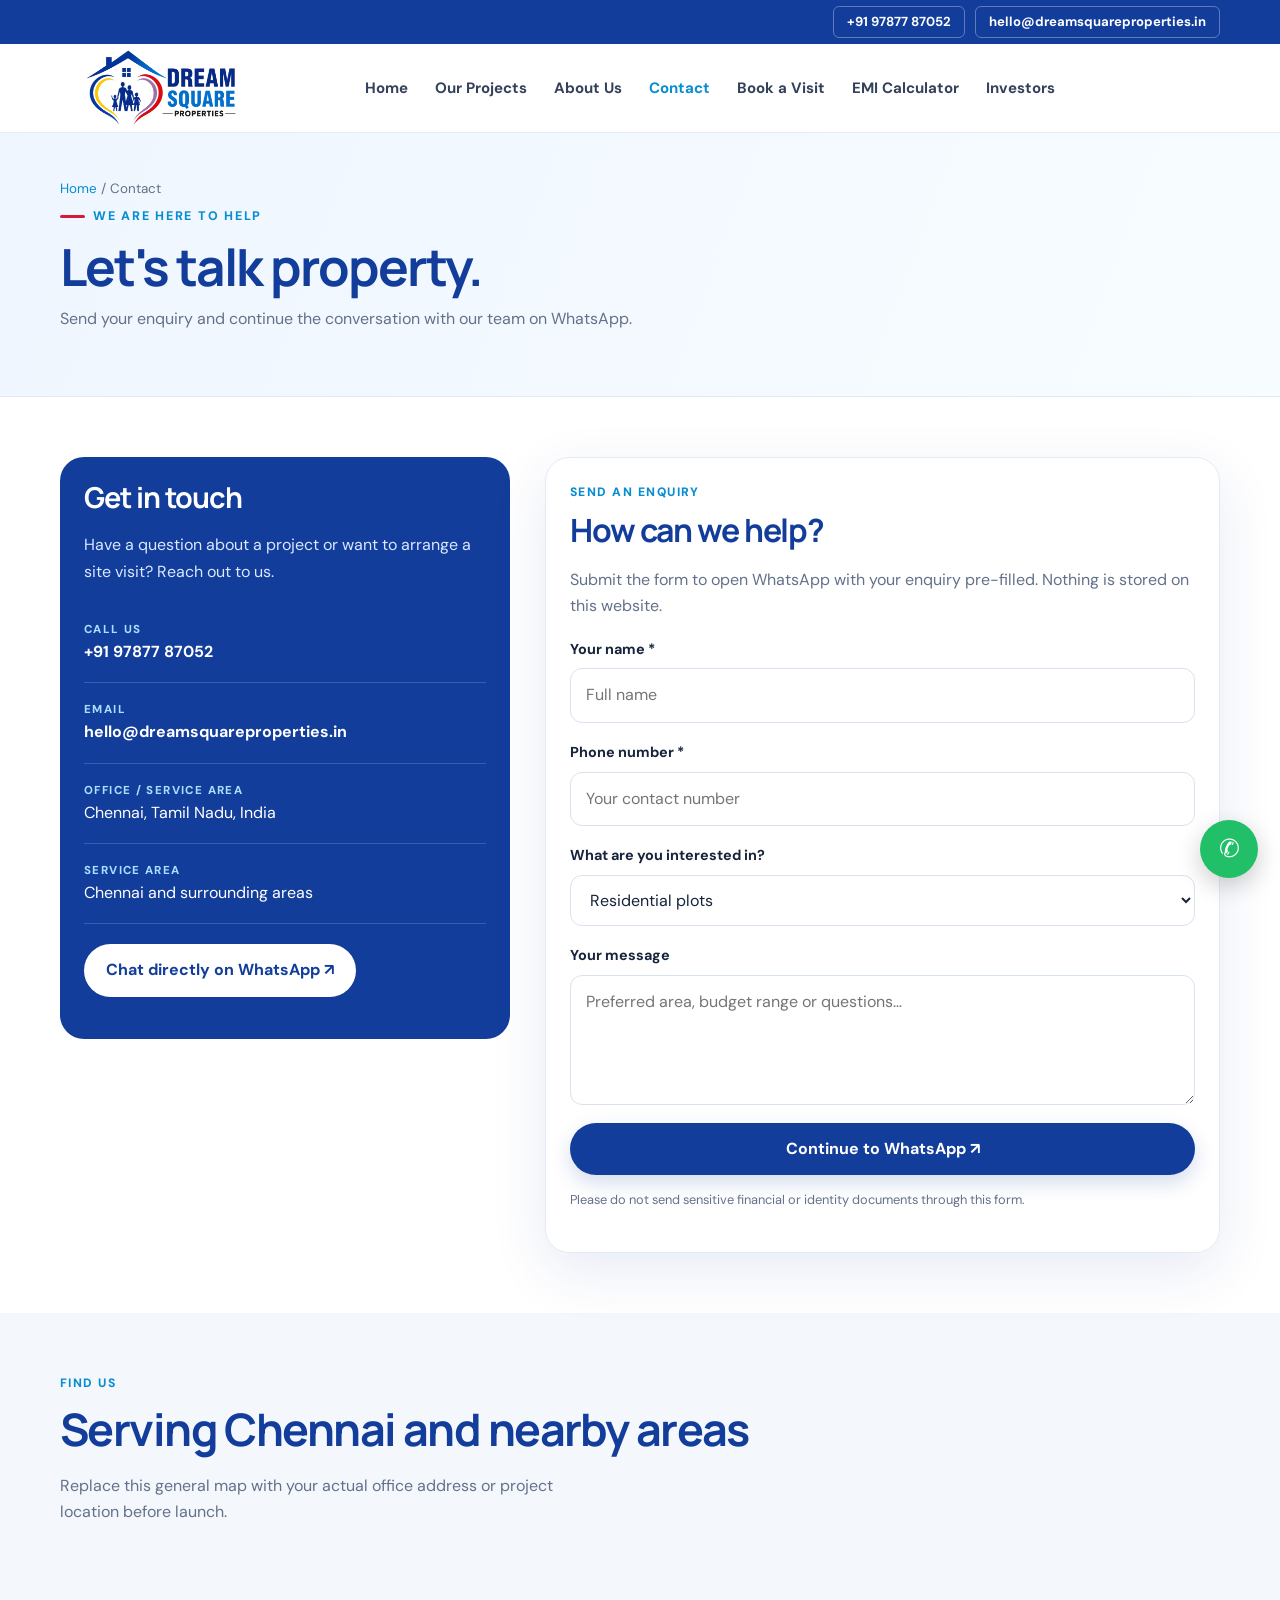
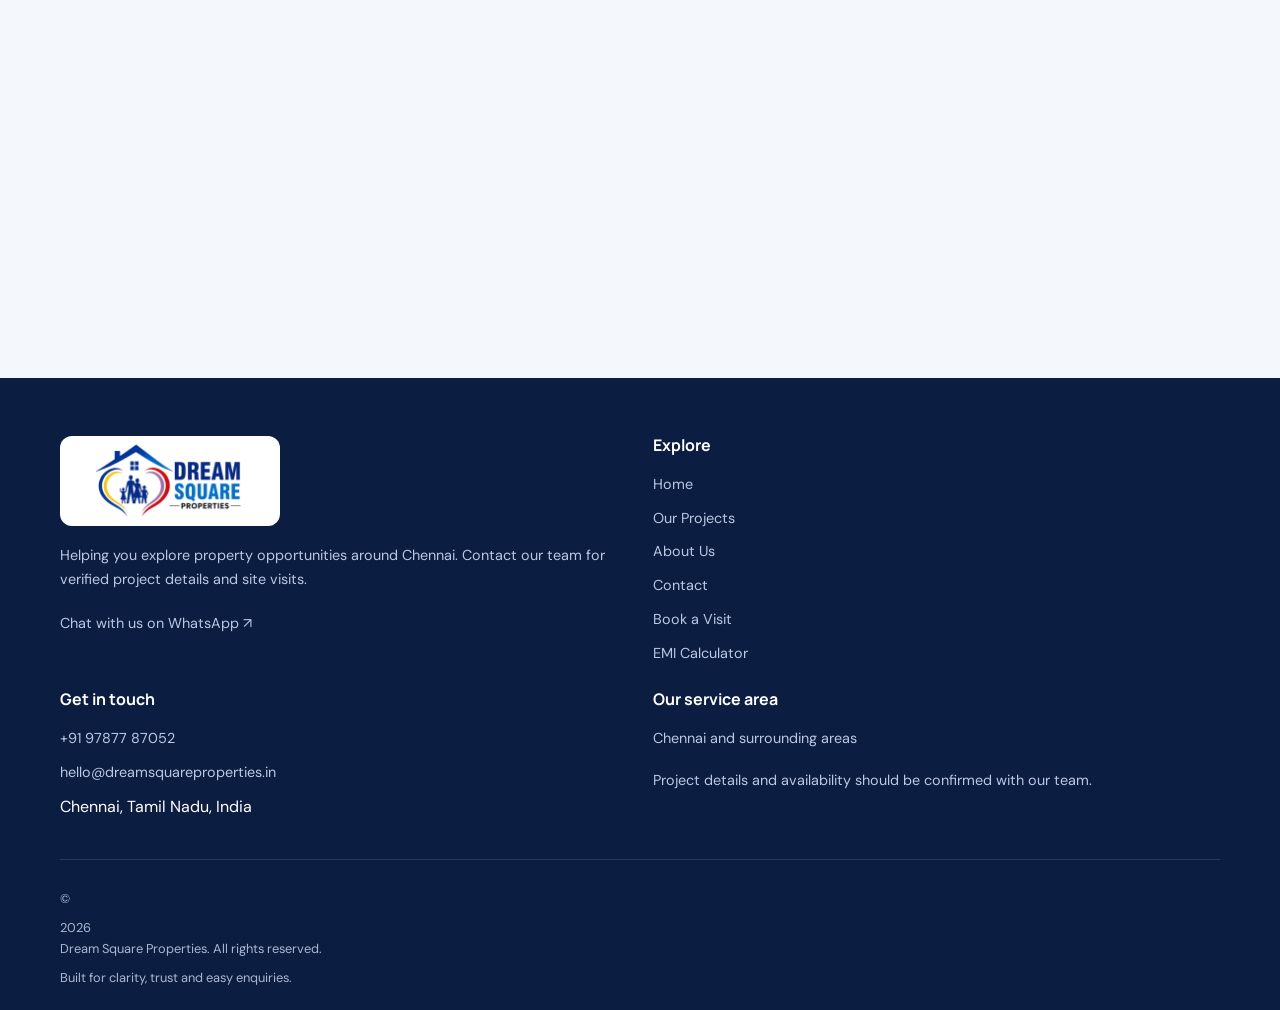
<file: contact.html>
<!doctype html>
<html lang="en">

<head>
    <meta charset="utf-8">
    <meta name="viewport" content="width=device-width,initial-scale=1">
    <meta name="description" content="Contact Dream Square Properties for property enquiries around Chennai.">
    <title>Contact Us | Dream Square Properties</title>
    <link rel="stylesheet" href="assets/css/style.css">
    <link rel="stylesheet" href="assets/css/homepage-refresh.css">
</head>

<body>

    <div class="topbar">
    <div class="container topbar-inner">
      <div class="topbar-actions" aria-label="Quick contact">
        <!-- <a class="topbar-contact topbar-whatsapp" data-whatsapphref="#" aria-label="Contact us on WhatsApp"><span aria-hidden="true">◉</span> WhatsApp</a> -->
        <a class="topbar-contact topbar-email contact-num" data-phone href="mailto:hello@dreamsquareproperties.in"
          aria-label="Email Dream Square Properties"><span aria-hidden="true">✉</span> Email Us</a>
        <a class="topbar-contact topbar-email" data-email href="mailto:hello@dreamsquareproperties.in"
          aria-label="Email Dream Square Properties"><span aria-hidden="true">✉</span> Email Us</a>
        </div>
    </div>
  </div>
  <header class="site-header">
    <div class="container nav-wrap">
      <a class="brand" href="index.html" aria-label="Dream Square Properties home"><img src="assets/images/logo.png"
          alt="Dream Square Properties logo"></a>
      <div class="mobile-nav-actions" aria-label="Call or WhatsApp us">
        <a class="mobile-nav-action mobile-call" 
        href="tel:+919999999999" aria-label="Call Dream Square Properties" title="Call"><span
            aria-hidden="true"><i class="fa-solid fa-phone"></i></span><small>Call</small></a>
        <a class="mobile-nav-action mobile-whatsapp" data-whatsapp
          href="#" aria-label="WhatsApp Dream Square Properties" title="WhatsApp"><span
            aria-hidden="true"><i class="fa-solid fa-phone"></i></span><small>WhatsApp</small></a></div>
      <button class="menu-toggle" aria-label="Toggle navigation" aria-expanded="false">☰</button>
      <nav class="nav-links" aria-label="Main navigation">
        <a data-nav href="index.html">Home</a><a data-nav href="projects.html">Our Projects</a><a data-nav
          href="about.html">About Us</a><a data-nav href="contact.html">Contact</a><a data-nav
          href="site-visit.html">Book a Visit</a><a data-nav href="emi-calculator.html">EMI Calculator</a>
          <a data-nav href="emi-calculator.html">Investors</a>
      </nav>
      <!-- <a data-nav href="emi-calculator.html">Investors</a> -->
      <!-- <a class="nav-cta" data-whatsapp href="#">Investor</a> -->
    </div>
  </header>


    <main>
        <section class="page-hero">
            <div class="container">
                <div class="breadcrumbs"><a href="index.html">Home</a> / Contact</div>
                <div class="eyebrow">We are here to help</div>
                <h1>Let's talk property.</h1>
                <p>Send your enquiry and continue the conversation with our team on WhatsApp.</p>
            </div>
        </section>
        <section class="section">
            <div class="container contact-grid">
                <aside class="contact-info">
                    <h2>Get in touch</h2>
                    <p>Have a question about a project or want to arrange a site visit? Reach out to us.</p>
                    <div class="contact-line"><small>Call us</small><a data-phone href="tel:+919999999999">+91 99999
                            99999</a></div>
                    <div class="contact-line"><small>Email</small><a data-email
                            href="mailto:hello@dreamsquareproperties.in">hello@dreamsquareproperties.in</a></div>
                    <div class="contact-line"><small>Office / service area</small><span data-address>Chennai, Tamil
                            Nadu, India</span></div>
                    <div class="contact-line"><small>Service area</small><span data-service-area>Chennai and surrounding
                            areas</span></div>
                    <p style="margin-top:20px"><a class="btn btn-light" data-whatsapp href="#">Chat directly on WhatsApp
                            ↗</a></p>
                </aside>
                <div class="form-card">
                    <div class="section-kicker">Send an enquiry</div>
                    <h2 style="font-size:2rem">How can we help?</h2>
                    <p>Submit the form to open WhatsApp with your enquiry pre-filled. Nothing is stored on this website.
                    </p>
                    <form data-whatsapp-form>
                        <div class="form-grid">
                            <div class="form-field"><label for="name">Your name *</label><input class="form-control"
                                    id="name" name="name" required autocomplete="name" placeholder="Full name"></div>
                            <div class="form-field"><label for="phone">Phone number *</label><input class="form-control"
                                    id="phone" name="phone" required autocomplete="tel" type="tel"
                                    placeholder="Your contact number"></div>
                            <div class="form-field full"><label for="interest">What are you interested
                                    in?</label><select class="form-control" id="interest" name="interest">
                                    <option>Residential plots</option>
                                    <option>Project details</option>
                                    <option>Site visit</option>
                                    <option>Pricing and availability</option>
                                    <option>General enquiry</option>
                                </select></div>
                            <div class="form-field full"><label for="message">Your message</label><textarea
                                    class="form-control" id="message" name="message"
                                    placeholder="Preferred area, budget range or questions…"></textarea></div>
                            <div class="form-field full"><button class="btn btn-primary" type="submit">Continue to
                                    WhatsApp ↗</button></div>
                        </div>
                    </form>
                    <p class="form-note">Please do not send sensitive financial or identity documents through this form.
                    </p>
                </div>
            </div>
        </section>
        <section class="section section-soft">
            <div class="container">
                <div class="section-head">
                    <div>
                        <div class="section-kicker">Find us</div>
                        <h2>Serving Chennai and nearby areas</h2>
                    </div>
                    <p>Replace this general map with your actual office address or project location before launch.</p>
                </div><iframe class="map-frame" title="Map showing Chennai" loading="lazy"
                    referrerpolicy="no-referrer-when-downgrade"
                    src="https://www.google.com/maps?q=Chennai%2C%20Tamil%20Nadu%2C%20India&output=embed"></iframe>
            </div>
        </section>
    </main>
    <footer class="footer">
        <div class="container">
            <div class="footer-grid">
                <div class="footer-brand"><img src="assets/images/logo.png" alt="Dream Square Properties logo">
                    <p>Helping you explore property opportunities around Chennai. Contact our team for verified project
                        details and site visits.</p><a data-whatsapp href="#">Chat with us on WhatsApp ↗</a>
                </div>
                <div>
                    <h4>Explore</h4>
                    <div class="footer-links"><a href="index.html">Home</a><a href="projects.html">Our Projects</a><a
                            href="about.html">About Us</a><a href="contact.html">Contact</a><a
                            href="site-visit.html">Book a Visit</a><a href="emi-calculator.html">EMI Calculator</a>
                    </div>
                </div>
                <div>
                    <h4>Get in touch</h4>
                    <div class="footer-links"><a data-phone href="tel:+919999999999">+91 99999 99999</a><a data-email
                            href="mailto:hello@dreamsquareproperties.in">hello@dreamsquareproperties.in</a><span
                            data-address>Chennai, Tamil Nadu, India</span></div>
                </div>
                <div>
                    <h4>Our service area</h4>
                    <p data-service-area>Chennai and surrounding areas</p>
                    <p>Project details and availability should be confirmed with our team.</p>
                </div>
            </div>
            <div class="footer-bottom"><span>© <span id="current-year"></span> Dream Square Properties. All rights
                    reserved.</span><span>Built for clarity, trust and easy enquiries.</span></div>
        </div>
    </footer>
    <a class="whatsapp-float" data-whatsapp href="#" aria-label="Chat on WhatsApp" title="Chat on WhatsApp">✆</a>
    <script src="assets/js/site-config.js"></script>
    <script src="assets/js/projects.js"></script>
    <script src="assets/js/main.js"></script>
</body>

</html>
</file>
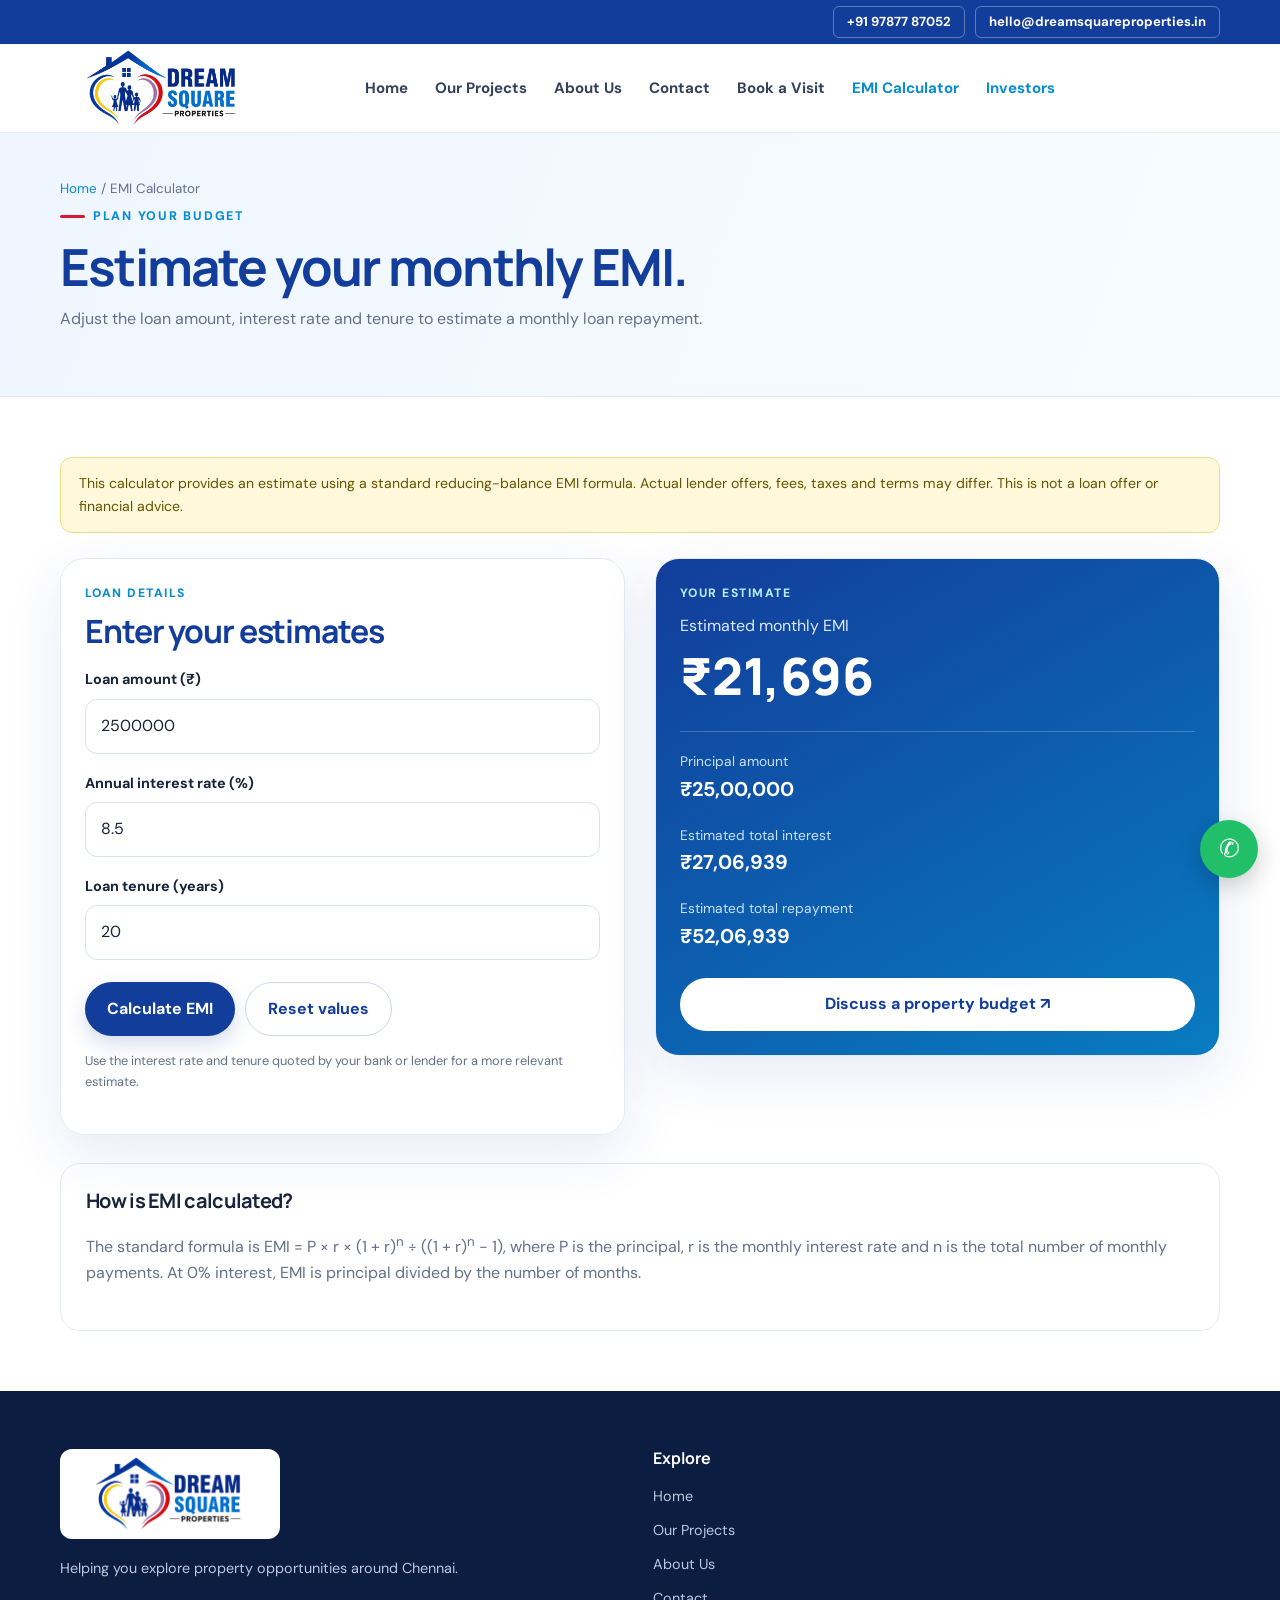
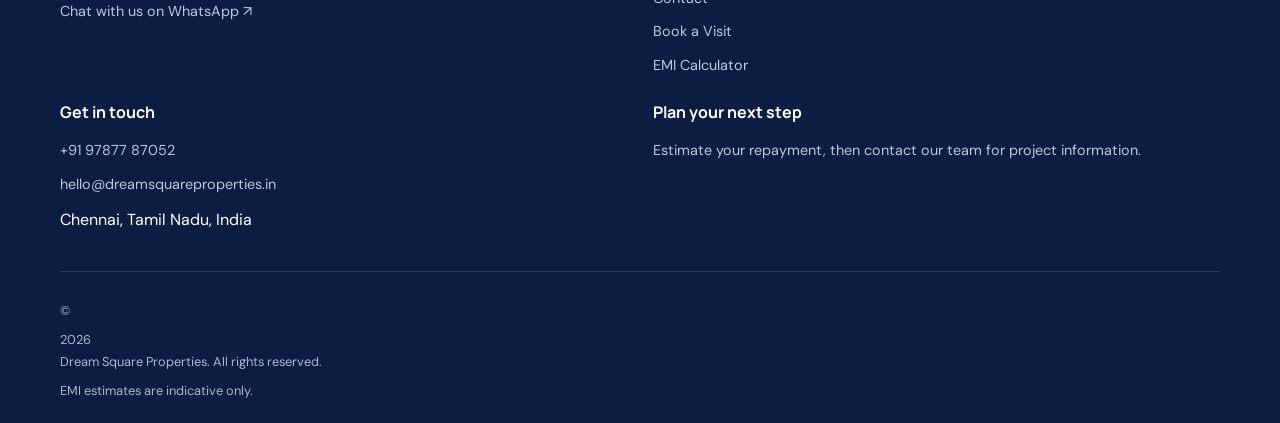
<file: emi-calculator.html>
<!doctype html>
<html lang="en">

<head>
    <meta charset="utf-8">
    <meta name="viewport" content="width=device-width,initial-scale=1">
    <meta name="description"
        content="Estimate your monthly home or property loan EMI with the Dream Square Properties EMI calculator.">
    <title>EMI Calculator | Dream Square Properties</title>
    <link rel="stylesheet" href="assets/css/style.css">
    <link rel="stylesheet" href="assets/css/homepage-refresh.css">
</head>

<body>
    <div class="topbar">
    <div class="container topbar-inner">
      <div class="topbar-actions" aria-label="Quick contact">
        <!-- <a class="topbar-contact topbar-whatsapp" data-whatsapphref="#" aria-label="Contact us on WhatsApp"><span aria-hidden="true">◉</span> WhatsApp</a> -->
        <a class="topbar-contact topbar-email contact-num" data-phone href="mailto:hello@dreamsquareproperties.in"
          aria-label="Email Dream Square Properties"><span aria-hidden="true">✉</span> Email Us</a>
        <a class="topbar-contact topbar-email" data-email href="mailto:hello@dreamsquareproperties.in"
          aria-label="Email Dream Square Properties"><span aria-hidden="true">✉</span> Email Us</a>
        </div>
    </div>
  </div>
  <header class="site-header">
    <div class="container nav-wrap">
      <a class="brand" href="index.html" aria-label="Dream Square Properties home"><img src="assets/images/logo.png"
          alt="Dream Square Properties logo"></a>
      <div class="mobile-nav-actions" aria-label="Call or WhatsApp us">
        <a class="mobile-nav-action mobile-call" 
        href="tel:+919999999999" aria-label="Call Dream Square Properties" title="Call"><span
            aria-hidden="true"><i class="fa-solid fa-phone"></i></span><small>Call</small></a>
        <a class="mobile-nav-action mobile-whatsapp" data-whatsapp
          href="#" aria-label="WhatsApp Dream Square Properties" title="WhatsApp"><span
            aria-hidden="true"><i class="fa-solid fa-phone"></i></span><small>WhatsApp</small></a></div>
      <button class="menu-toggle" aria-label="Toggle navigation" aria-expanded="false">☰</button>
      <nav class="nav-links" aria-label="Main navigation">
        <a data-nav href="index.html">Home</a><a data-nav href="projects.html">Our Projects</a><a data-nav
          href="about.html">About Us</a><a data-nav href="contact.html">Contact</a><a data-nav
          href="site-visit.html">Book a Visit</a><a data-nav href="emi-calculator.html">EMI Calculator</a>
          <a data-nav href="emi-calculator.html">Investors</a>
      </nav>
      <!-- <a data-nav href="emi-calculator.html">Investors</a> -->
      <!-- <a class="nav-cta" data-whatsapp href="#">Investor</a> -->
    </div>
  </header>
    <main>
        <section class="page-hero">
            <div class="container">
                <div class="breadcrumbs"><a href="index.html">Home</a> / EMI Calculator</div>
                <div class="eyebrow">Plan your budget</div>
                <h1>Estimate your monthly EMI.</h1>
                <p>Adjust the loan amount, interest rate and tenure to estimate a monthly loan repayment.</p>
            </div>
        </section>
        <section class="section">
            <div class="container">
                <div class="notice" style="margin-bottom:25px">This calculator provides an estimate using a standard
                    reducing-balance EMI formula. Actual lender offers, fees, taxes and terms may differ. This is not a
                    loan offer or financial advice.</div>
                <div class="split" style="align-items:start;gap:30px">
                    <div class="form-card">
                        <div class="section-kicker">Loan details</div>
                        <h2 style="font-size:2rem">Enter your estimates</h2>
                        <div class="form-grid">
                            <div class="form-field full"><label for="loan-amount">Loan amount (₹)</label><input
                                    class="form-control" id="loan-amount" type="number" min="10000" max="100000000"
                                    step="10000" value="2500000"></div>
                            <div class="form-field full"><label for="interest-rate">Annual interest rate
                                    (%)</label><input class="form-control" id="interest-rate" type="number" min="0"
                                    max="40" step="0.1" value="8.5"></div>
                            <div class="form-field full"><label for="loan-tenure">Loan tenure (years)</label><input
                                    class="form-control" id="loan-tenure" type="number" min="1" max="40" step="1"
                                    value="20"></div>
                        </div>
                        <div style="display:flex;gap:10px;flex-wrap:wrap;margin-top:22px"><button
                                class="btn btn-primary" id="calculate-emi" type="button">Calculate EMI</button><button
                                class="btn btn-outline" id="reset-emi" type="button">Reset values</button></div>
                        <p class="form-note">Use the interest rate and tenure quoted by your bank or lender for a more
                            relevant estimate.</p>
                    </div>
                    <div class="form-card" style="background:linear-gradient(150deg,#123D9B,#087bc1);color:#fff">
                        <div class="section-kicker" style="color:#b8eaff">Your estimate</div>
                        <p style="color:#dce9ff;margin-bottom:5px">Estimated monthly EMI</p>
                        <div id="emi-monthly"
                            style="font:800 clamp(2.2rem,4vw,3.3rem) Manrope,sans-serif;line-height:1.2;margin-bottom:25px">
                            ₹21,696</div>
                        <div style="border-top:1px solid rgba(255,255,255,.22);padding-top:18px;display:grid;gap:18px">
                            <div>
                                <p style="color:#c8e3ff;margin:0;font-size:.86rem">Principal amount</p><strong
                                    id="emi-principal" style="font-size:1.25rem">₹25,00,000</strong>
                            </div>
                            <div>
                                <p style="color:#c8e3ff;margin:0;font-size:.86rem">Estimated total interest</p><strong
                                    id="emi-interest" style="font-size:1.25rem">₹27,87,000</strong>
                            </div>
                            <div>
                                <p style="color:#c8e3ff;margin:0;font-size:.86rem">Estimated total repayment</p><strong
                                    id="emi-total" style="font-size:1.25rem">₹52,87,000</strong>
                            </div>
                        </div><a class="btn btn-light" data-emi-whatsapp href="#"
                            style="margin-top:25px;width:100%">Discuss a property budget ↗</a>
                    </div>
                </div>
                <div style="margin-top:28px;padding:25px;border:1px solid var(--line);border-radius:20px">
                    <h3>How is EMI calculated?</h3>
                    <p>The standard formula is EMI = P × r × (1 + r)<sup>n</sup> ÷ ((1 + r)<sup>n</sup> − 1), where P is
                        the principal, r is the monthly interest rate and n is the total number of monthly payments. At
                        0% interest, EMI is principal divided by the number of months.</p>
                </div>
            </div>
        </section>
    </main>
    <footer class="footer">
        <div class="container">
            <div class="footer-grid">
                <div class="footer-brand"><img src="assets/images/logo.png" alt="Dream Square Properties logo">
                    <p>Helping you explore property opportunities around Chennai.</p><a data-whatsapp href="#">Chat with
                        us on WhatsApp ↗</a>
                </div>
                <div>
                    <h4>Explore</h4>
                    <div class="footer-links"><a href="index.html">Home</a><a href="projects.html">Our Projects</a><a
                            href="about.html">About Us</a><a href="contact.html">Contact</a><a
                            href="site-visit.html">Book a Visit</a><a href="emi-calculator.html">EMI Calculator</a>
                    </div>
                </div>
                <div>
                    <h4>Get in touch</h4>
                    <div class="footer-links"><a data-phone href="tel:+919999999999">+91 99999 99999</a><a data-email
                            href="mailto:hello@dreamsquareproperties.in">hello@dreamsquareproperties.in</a><span
                            data-address>Chennai, Tamil Nadu, India</span></div>
                </div>
                <div>
                    <h4>Plan your next step</h4>
                    <p>Estimate your repayment, then contact our team for project information.</p>
                </div>
            </div>
            <div class="footer-bottom"><span>© <span id="current-year"></span> Dream Square Properties. All rights
                    reserved.</span><span>EMI estimates are indicative only.</span></div>
        </div>
    </footer><a class="whatsapp-float" data-whatsapp href="#" aria-label="Chat on WhatsApp">✆</a>
    <script src="assets/js/site-config.js"></script>
    <script src="assets/js/projects.js"></script>
    <script src="assets/js/main.js"></script>
    <script>
        (function () {
            const amount = document.getElementById("loan-amount"), rate = document.getElementById("interest-rate"), years = document.getElementById("loan-tenure");
            const fmt = n => new Intl.NumberFormat("en-IN", { style: "currency", currency: "INR", maximumFractionDigits: 0 }).format(Number.isFinite(n) ? n : 0);
            function calc() {
                const P = Number(amount.value), annual = Number(rate.value), y = Number(years.value);
                if (!(P > 0) || annual < 0 || annual > 40 || !(y > 0) || y > 40) { alert("Enter a loan amount above zero, an interest rate from 0 to 40, and tenure from 1 to 40 years."); return; }
                const n = Math.round(y * 12), r = annual / 1200;
                const emi = r === 0 ? P / n : P * r * Math.pow(1 + r, n) / (Math.pow(1 + r, n) - 1);
                const total = emi * n, interest = total - P;
                document.getElementById("emi-monthly").textContent = fmt(emi);
                document.getElementById("emi-principal").textContent = fmt(P);
                document.getElementById("emi-interest").textContent = fmt(interest);
                document.getElementById("emi-total").textContent = fmt(total);
                const wa = document.querySelector("[data-emi-whatsapp]");
                const number = (window.DREAM_SQUARE_CONFIG.whatsappNumber || "").replace(/\\D/g, "");
                wa.href = `https://wa.me/${number}?text=${encodeURIComponent(`Hello Dream Square Properties, I would like to discuss a property within my estimated budget. Loan amount: ${fmt(P)}, annual interest rate: ${annual}%, tenure: ${y} years, estimated EMI: ${fmt(emi)} per month.`)}`;
                wa.target = "_blank"; wa.rel = "noopener";
            }
            document.getElementById("calculate-emi").addEventListener("click", calc);
            document.getElementById("reset-emi").addEventListener("click", () => { amount.value = 2500000; rate.value = 8.5; years.value = 20; calc(); });
            [amount, rate, years].forEach(el => el.addEventListener("input", calc));
            document.addEventListener("DOMContentLoaded", calc); calc();
        })();
    </script>
</body>

</html>
</file>
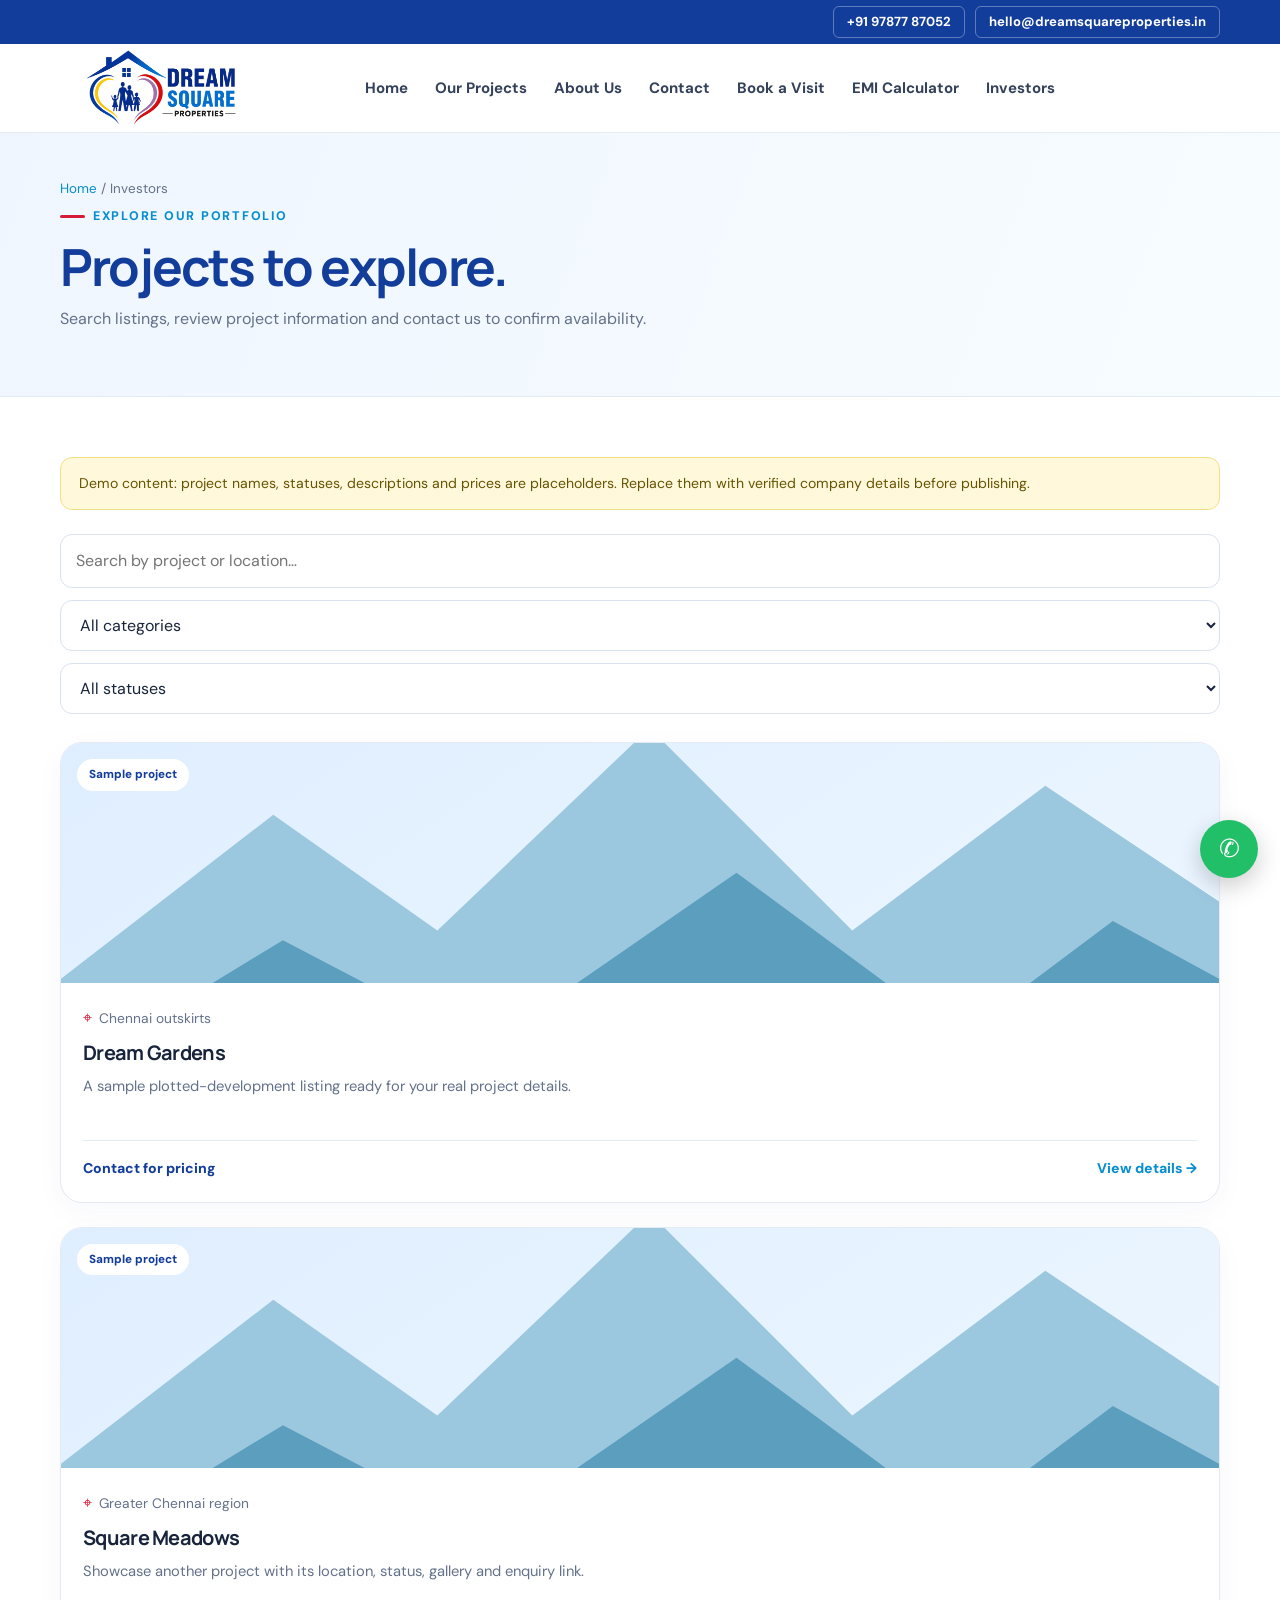
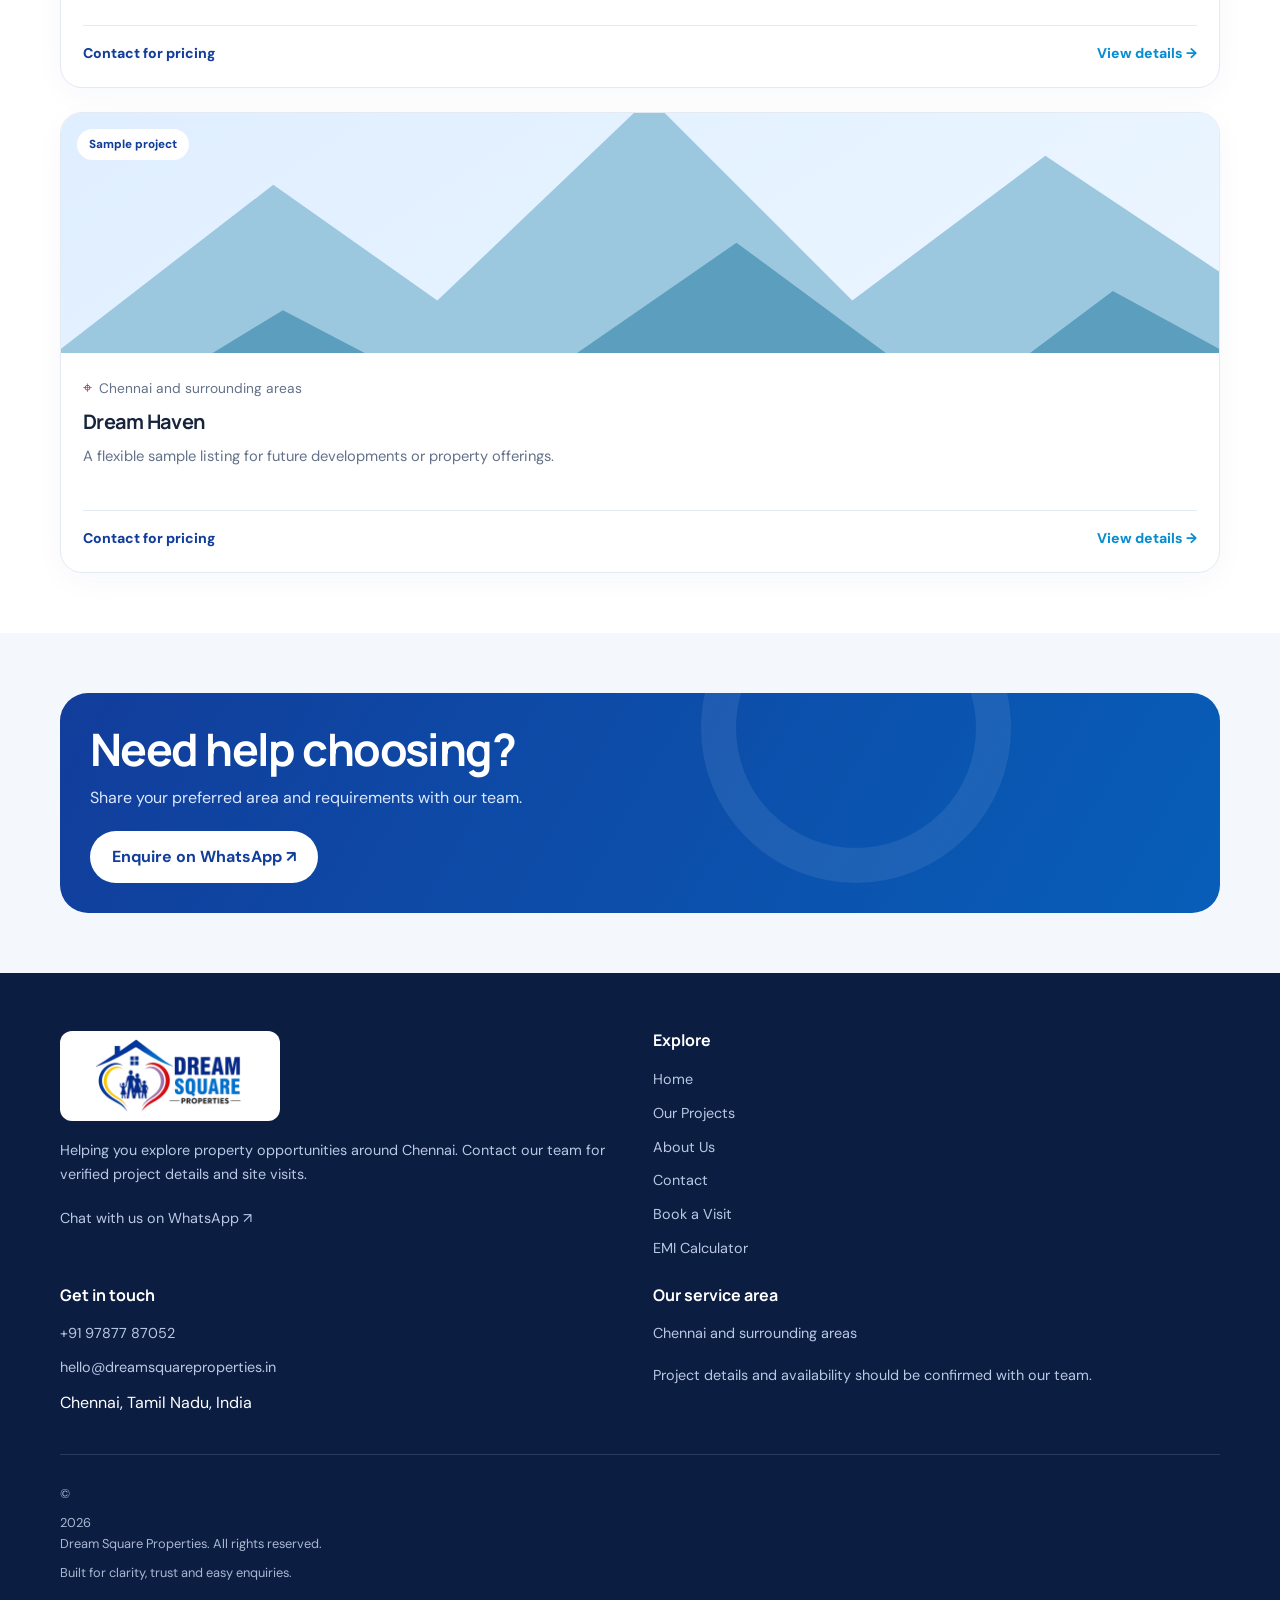
<file: investor.html>
<!doctype html>
<html lang="en">

<head>
    <meta charset="utf-8">
    <meta name="viewport" content="width=device-width,initial-scale=1">
    <meta name="description" content="Explore Dream Square Properties listings around Chennai.">
    <title>Our Projects | Dream Square Properties</title>
    <link rel="stylesheet" href="assets/css/style.css">
    <link rel="stylesheet" href="assets/css/homepage-refresh.css">
</head>

<body>

    <div class="topbar">
    <div class="container topbar-inner">
      <div class="topbar-actions" aria-label="Quick contact">
        <!-- <a class="topbar-contact topbar-whatsapp" data-whatsapphref="#" aria-label="Contact us on WhatsApp"><span aria-hidden="true">◉</span> WhatsApp</a> -->
        <a class="topbar-contact topbar-email contact-num" data-phone href="mailto:hello@dreamsquareproperties.in"
          aria-label="Email Dream Square Properties"><span aria-hidden="true">✉</span> Email Us</a>
        <a class="topbar-contact topbar-email" data-email href="mailto:hello@dreamsquareproperties.in"
          aria-label="Email Dream Square Properties"><span aria-hidden="true">✉</span> Email Us</a>
        </div>
    </div>
  </div>
  <header class="site-header">
    <div class="container nav-wrap">
      <a class="brand" href="index.html" aria-label="Dream Square Properties home"><img src="assets/images/logo.png"
          alt="Dream Square Properties logo"></a>
      <div class="mobile-nav-actions" aria-label="Call or WhatsApp us">
        <a class="mobile-nav-action mobile-call" 
        href="tel:+919999999999" aria-label="Call Dream Square Properties" title="Call"><span
            aria-hidden="true"><i class="fa-solid fa-phone"></i></span><small>Call</small></a>
        <a class="mobile-nav-action mobile-whatsapp" data-whatsapp
          href="#" aria-label="WhatsApp Dream Square Properties" title="WhatsApp"><span
            aria-hidden="true"><i class="fa-solid fa-phone"></i></span><small>WhatsApp</small></a></div>
      <button class="menu-toggle" aria-label="Toggle navigation" aria-expanded="false">☰</button>
      <nav class="nav-links" aria-label="Main navigation">
        <a data-nav href="index.html">Home</a><a data-nav href="projects.html">Our Projects</a><a data-nav
          href="about.html">About Us</a><a data-nav href="contact.html">Contact</a><a data-nav
          href="site-visit.html">Book a Visit</a><a data-nav href="emi-calculator.html">EMI Calculator</a>
          <a data-nav href="emi-calculator.html">Investors</a>
      </nav>
      <!-- <a data-nav href="emi-calculator.html">Investors</a> -->
      <!-- <a class="nav-cta" data-whatsapp href="#">Investor</a> -->
    </div>
  </header>

    <main>
        <section class="page-hero">
            <div class="container">
                <div class="breadcrumbs"><a href="index.html">Home</a> / Investors</div>
                <div class="eyebrow">Explore our portfolio</div>
                <h1>Projects to explore.</h1>
                <p>Search listings, review project information and contact us to confirm availability.</p>
            </div>
        </section>
        <section class="section">
            <div class="container">
                <div class="notice" style="margin-bottom:24px">Demo content: project names, statuses, descriptions and
                    prices are placeholders. Replace them with verified company details before publishing.</div>
                <div class="filter-row"><input id="project-search" type="search"
                        placeholder="Search by project or location…" aria-label="Search projects"><select
                        id="project-category" aria-label="Filter by category">
                        <option value="">All categories</option>
                    </select><select id="project-status" aria-label="Filter by status">
                        <option value="">All statuses</option>
                    </select></div>
                <div class="cards" id="all-projects">
                    <div class="empty-state">Loading projects…</div>
                </div>
            </div>
        </section>
        <section class="section section-soft">
            <div class="container">
                <div class="cta-band">
                    <div>
                        <h2>Need help choosing?</h2>
                        <p>Share your preferred area and requirements with our team.</p>
                    </div><a class="btn btn-light" data-whatsapp href="#">Enquire on WhatsApp ↗</a>
                </div>
            </div>
        </section>
    </main>
    <footer class="footer">
        <div class="container">
            <div class="footer-grid">
                <div class="footer-brand"><img src="assets/images/logo.png" alt="Dream Square Properties logo">
                    <p>Helping you explore property opportunities around Chennai. Contact our team for verified project
                        details and site visits.</p><a data-whatsapp href="#">Chat with us on WhatsApp ↗</a>
                </div>
                <div>
                    <h4>Explore</h4>
                    <div class="footer-links"><a href="index.html">Home</a><a href="projects.html">Our Projects</a><a
                            href="about.html">About Us</a><a href="contact.html">Contact</a><a
                            href="site-visit.html">Book a Visit</a><a href="emi-calculator.html">EMI Calculator</a>
                    </div>
                </div>
                <div>
                    <h4>Get in touch</h4>
                    <div class="footer-links"><a data-phone href="tel:+919999999999">+91 99999 99999</a><a data-email
                            href="mailto:hello@dreamsquareproperties.in">hello@dreamsquareproperties.in</a><span
                            data-address>Chennai, Tamil Nadu, India</span></div>
                </div>
                <div>
                    <h4>Our service area</h4>
                    <p data-service-area>Chennai and surrounding areas</p>
                    <p>Project details and availability should be confirmed with our team.</p>
                </div>
            </div>
            <div class="footer-bottom"><span>© <span id="current-year"></span> Dream Square Properties. All rights
                    reserved.</span><span>Built for clarity, trust and easy enquiries.</span></div>
        </div>
    </footer>
    <a class="whatsapp-float" data-whatsapp href="#" aria-label="Chat on WhatsApp" title="Chat on WhatsApp">✆</a>
    <script src="assets/js/site-config.js"></script>
    <script src="assets/js/projects.js"></script>
    <script src="assets/js/main.js"></script>
</body>

</html>
</file>
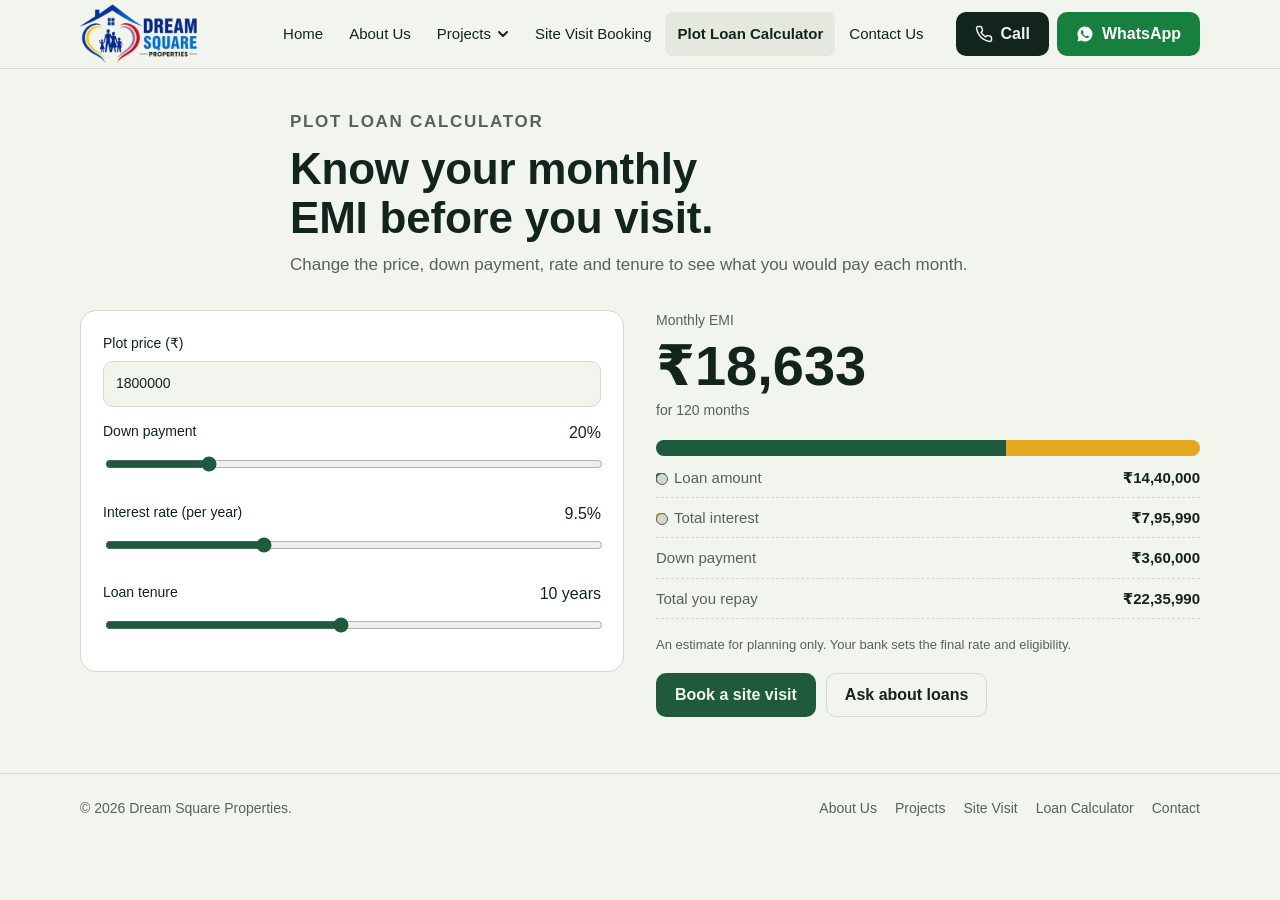
<file: loan-calculator.html>
<!doctype html>
<html lang="en">
<head>
<meta charset="utf-8">
<meta name="viewport" content="width=device-width, initial-scale=1, viewport-fit=cover">
<title>Plot Loan Calculator · Nilam Plots</title>
<link rel="stylesheet" href="styles.css">
</head>
<body>
<header class="topbar">
  <div class="nav">
    <a class="logo" href="index.html" aria-label="Nilam Plots home">
      <img src="./assets/DreamSquareLogo.png">
    </a>
    <ul class="menu">
      <li><a href="index.html">Home</a></li>
      <li><a href="about.html">About Us</a></li>
      <li>
        <button class="dd-btn" id="dd-trigger" type="button" aria-expanded="false" aria-controls="dd-list">Projects <svg viewBox="0 0 12 12" aria-hidden="true"><path d="M2 4l4 4 4-4" fill="none" stroke="currentColor" stroke-width="2" stroke-linecap="round" stroke-linejoin="round"/></svg></button>
        <ul class="dd" id="dd-list" hidden><li><a href="ongoing-projects.html">Ongoing Projects</a></li><li><a href="completed-projects.html">Completed Projects</a></li><li><a href="upcoming-projects.html">Upcoming Projects</a></li></ul>
      </li>
      <li><a href="site-visit.html">Site Visit Booking</a></li>
      <li><a href="loan-calculator.html" aria-current="page">Plot Loan Calculator</a></li>
      <li><a href="contact.html">Contact Us</a></li>
    </ul>
    <div class="nav-actions">
      <a class="btn btn-call" href="tel:+919876543210" aria-label="Call us"><svg viewBox="0 0 24 24" fill="none" stroke="currentColor" stroke-width="2" stroke-linecap="round" stroke-linejoin="round" aria-hidden="true"><path d="M22 16.9v3a2 2 0 0 1-2.2 2 19.8 19.8 0 0 1-8.6-3.1 19.5 19.5 0 0 1-6-6A19.8 19.8 0 0 1 2.1 4.2 2 2 0 0 1 4.1 2h3a2 2 0 0 1 2 1.7c.1 1 .4 1.9.7 2.8a2 2 0 0 1-.5 2.1L8.1 9.9a16 16 0 0 0 6 6l1.3-1.3a2 2 0 0 1 2.1-.4c.9.3 1.8.6 2.8.7a2 2 0 0 1 1.7 2Z"/></svg> Call</a>
      <a class="btn btn-wa" href="https://wa.me/919876543210?text=Hi%2C%20I%20want%20to%20know%20about%20your%20plots" target="_blank" rel="noopener" aria-label="Chat on WhatsApp"><svg viewBox="0 0 24 24" fill="currentColor" aria-hidden="true"><path d="M12 2a10 10 0 0 0-8.6 15.1L2 22l5-1.3A10 10 0 1 0 12 2Zm5.3 14c-.2.6-1.3 1.2-1.8 1.2-.5.1-1 .2-3.3-.7-2.8-1.2-4.6-4-4.7-4.2-.1-.2-1.1-1.5-1.1-2.8s.7-2 1-2.3c.2-.3.5-.3.7-.3h.5c.2 0 .4 0 .6.5l.9 2.1c.1.2.1.4 0 .6l-.4.6-.4.4c-.1.2-.3.3-.1.6.2.3.8 1.3 1.7 2.1 1.2 1 2.1 1.3 2.4 1.5.3.1.4.1.6-.1l.8-1c.2-.3.4-.2.6-.1l2 1c.3.1.5.2.5.3.1.2.1.8-.1 1.4Z"/></svg> WhatsApp</a>
      <button class="burger" id="burger" type="button" aria-expanded="false" aria-controls="mobile-panel" aria-label="Open menu">
        <svg viewBox="0 0 24 24" fill="none" stroke="currentColor" stroke-width="2.2" stroke-linecap="round" aria-hidden="true"><path d="M4 7h16M4 12h16M4 17h16"/></svg>
      </button>
    </div>
  </div>
  <nav class="mobile-panel" id="mobile-panel" aria-label="Mobile" hidden>
    <ul>
      <li><a href="index.html">Home</a></li>
      <li><a href="about.html">About Us</a></li>
      <li>
        <button class="dd-btn" id="m-dd-trigger" type="button" aria-expanded="false" aria-controls="m-sub">Projects <svg viewBox="0 0 12 12" aria-hidden="true"><path d="M2 4l4 4 4-4" fill="none" stroke="currentColor" stroke-width="2" stroke-linecap="round" stroke-linejoin="round"/></svg></button>
        <ul class="sub" id="m-sub" hidden><li><a href="ongoing-projects.html">Ongoing Projects</a></li><li><a href="completed-projects.html">Completed Projects</a></li><li><a href="upcoming-projects.html">Upcoming Projects</a></li></ul>
      </li>
      <li><a href="site-visit.html">Site Visit Booking</a></li>
      <li><a href="loan-calculator.html" aria-current="page">Plot Loan Calculator</a></li>
      <li><a href="contact.html">Contact Us</a></li>
    </ul>
  </nav>
</header>
<main>
<section class="wrap page-head"><p class="eyebrow">Plot loan calculator</p><h1>Know your monthly EMI before you visit.</h1><p>Change the price, down payment, rate and tenure to see what you would pay each month.</p></section>
<section class="page-body">
  <div class="wrap split">
    <div class="panel">
      <div class="form">
        <label for="c-price">Plot price (₹)<input type="number" id="c-price" value="1800000" min="100000" step="50000" inputmode="numeric"></label>
        <div><div class="range-top"><label for="c-down" style="display:inline">Down payment</label><output id="o-down" for="c-down"></output></div><input type="range" id="c-down" min="10" max="60" step="5" value="20"></div>
        <div><div class="range-top"><label for="c-rate" style="display:inline">Interest rate (per year)</label><output id="o-rate" for="c-rate"></output></div><input type="range" id="c-rate" min="7" max="15" step="0.1" value="9.5"></div>
        <div><div class="range-top"><label for="c-years" style="display:inline">Loan tenure</label><output id="o-years" for="c-years"></output></div><input type="range" id="c-years" min="1" max="20" step="1" value="10"></div>
      </div>
    </div>
    <div>
      <div class="emi" aria-live="polite"><span class="emi-sub">Monthly EMI</span><span class="emi-num" id="emi">₹0</span><span class="emi-sub" id="emi-note"></span></div>
      <div class="split-bar" aria-hidden="true"><span class="p" id="bar-p"></span><span class="i" id="bar-i"></span></div>
      <dl class="breakdown">
        <div><dt><span class="dot" style="background:var(--green)"></span>Loan amount</dt><dd id="r-loan"></dd></div>
        <div><dt><span class="dot" style="background:var(--stake)"></span>Total interest</dt><dd id="r-int"></dd></div>
        <div><dt>Down payment</dt><dd id="r-down"></dd></div>
        <div><dt>Total you repay</dt><dd id="r-total"></dd></div>
      </dl>
      <p class="note">An estimate for planning only. Your bank sets the final rate and eligibility.</p>
      <div class="cta-actions" style="margin-top:18px"><a class="btn btn-primary" href="site-visit.html">Book a site visit</a><a class="btn btn-ghost" href="contact.html">Ask about loans</a></div>
    </div>
  </div>
</section>
</main>
<footer><div class="wrap">
  <span>© 2026 Dream Square Properties.</span>
  <nav class="foot-links" aria-label="Footer">
    <a href="about.html">About Us</a><a href="ongoing-projects.html">Projects</a><a href="site-visit.html">Site Visit</a><a href="loan-calculator.html">Loan Calculator</a><a href="contact.html">Contact</a>
  </nav>
</div></footer>
<script src="app.js" defer></script>
</body>
</html>
</file>
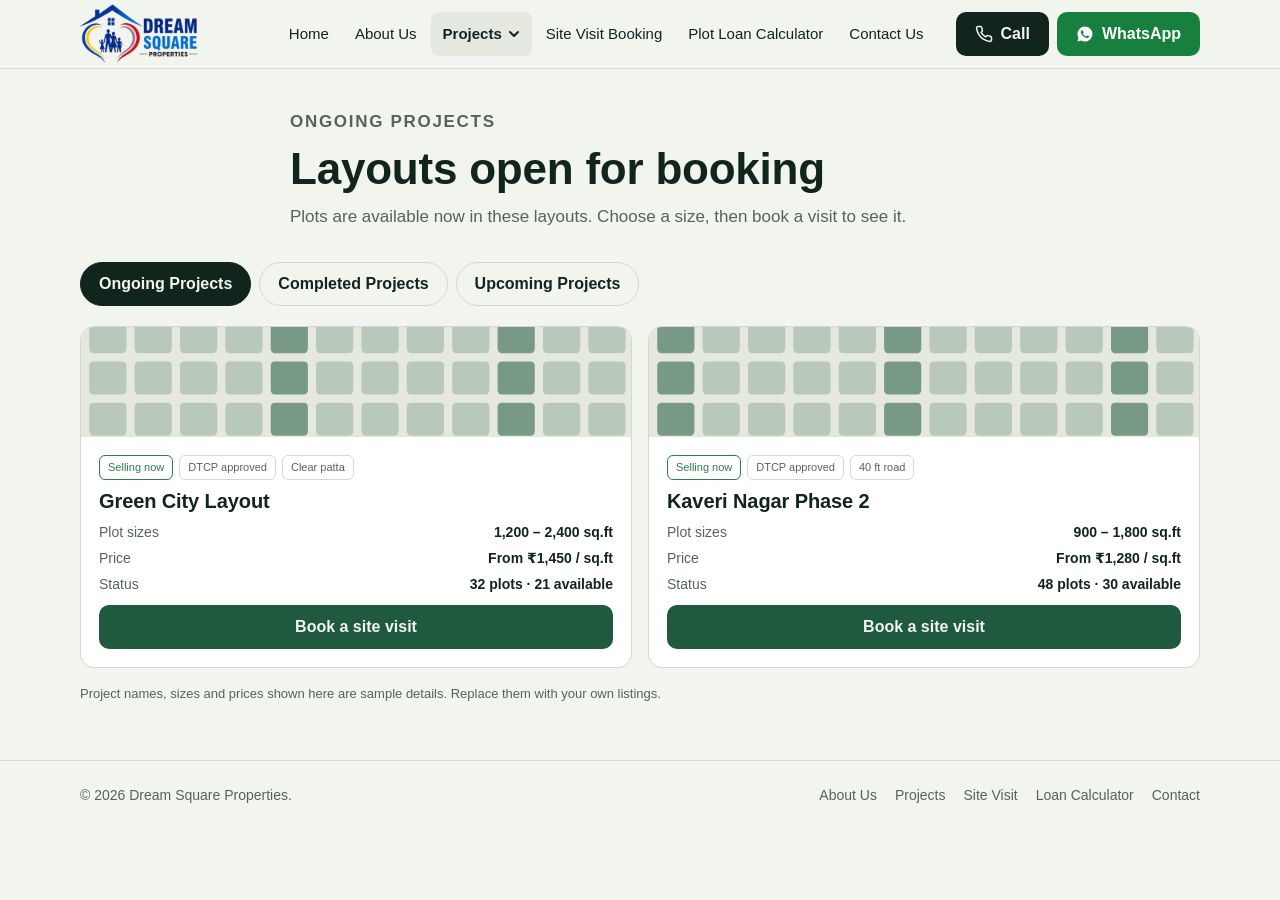
<file: ongoing-projects.html>
<!doctype html>
<html lang="en">
<head>
<meta charset="utf-8">
<meta name="viewport" content="width=device-width, initial-scale=1, viewport-fit=cover">
<title>Ongoing Projects · Nilam Plots</title>
<link rel="stylesheet" href="styles.css">
</head>
<body>
<header class="topbar">
  <div class="nav">
    <a class="logo" href="index.html" aria-label="Nilam Plots home">
      <img src="./assets/DreamSquareLogo.png">
    </a>
    <ul class="menu">
      <li><a href="index.html">Home</a></li>
      <li><a href="about.html">About Us</a></li>
      <li>
        <button class="dd-btn current" id="dd-trigger" type="button" aria-expanded="false" aria-controls="dd-list">Projects <svg viewBox="0 0 12 12" aria-hidden="true"><path d="M2 4l4 4 4-4" fill="none" stroke="currentColor" stroke-width="2" stroke-linecap="round" stroke-linejoin="round"/></svg></button>
        <ul class="dd" id="dd-list" hidden><li><a href="ongoing-projects.html" aria-current="page">Ongoing Projects</a></li><li><a href="completed-projects.html">Completed Projects</a></li><li><a href="upcoming-projects.html">Upcoming Projects</a></li></ul>
      </li>
      <li><a href="site-visit.html">Site Visit Booking</a></li>
      <li><a href="loan-calculator.html">Plot Loan Calculator</a></li>
      <li><a href="contact.html">Contact Us</a></li>
    </ul>
    <div class="nav-actions">
      <a class="btn btn-call" href="tel:+919876543210" aria-label="Call us"><svg viewBox="0 0 24 24" fill="none" stroke="currentColor" stroke-width="2" stroke-linecap="round" stroke-linejoin="round" aria-hidden="true"><path d="M22 16.9v3a2 2 0 0 1-2.2 2 19.8 19.8 0 0 1-8.6-3.1 19.5 19.5 0 0 1-6-6A19.8 19.8 0 0 1 2.1 4.2 2 2 0 0 1 4.1 2h3a2 2 0 0 1 2 1.7c.1 1 .4 1.9.7 2.8a2 2 0 0 1-.5 2.1L8.1 9.9a16 16 0 0 0 6 6l1.3-1.3a2 2 0 0 1 2.1-.4c.9.3 1.8.6 2.8.7a2 2 0 0 1 1.7 2Z"/></svg> Call</a>
      <a class="btn btn-wa" href="https://wa.me/919876543210?text=Hi%2C%20I%20want%20to%20know%20about%20your%20plots" target="_blank" rel="noopener" aria-label="Chat on WhatsApp"><svg viewBox="0 0 24 24" fill="currentColor" aria-hidden="true"><path d="M12 2a10 10 0 0 0-8.6 15.1L2 22l5-1.3A10 10 0 1 0 12 2Zm5.3 14c-.2.6-1.3 1.2-1.8 1.2-.5.1-1 .2-3.3-.7-2.8-1.2-4.6-4-4.7-4.2-.1-.2-1.1-1.5-1.1-2.8s.7-2 1-2.3c.2-.3.5-.3.7-.3h.5c.2 0 .4 0 .6.5l.9 2.1c.1.2.1.4 0 .6l-.4.6-.4.4c-.1.2-.3.3-.1.6.2.3.8 1.3 1.7 2.1 1.2 1 2.1 1.3 2.4 1.5.3.1.4.1.6-.1l.8-1c.2-.3.4-.2.6-.1l2 1c.3.1.5.2.5.3.1.2.1.8-.1 1.4Z"/></svg> WhatsApp</a>
      <button class="burger" id="burger" type="button" aria-expanded="false" aria-controls="mobile-panel" aria-label="Open menu">
        <svg viewBox="0 0 24 24" fill="none" stroke="currentColor" stroke-width="2.2" stroke-linecap="round" aria-hidden="true"><path d="M4 7h16M4 12h16M4 17h16"/></svg>
      </button>
    </div>
  </div>
  <nav class="mobile-panel" id="mobile-panel" aria-label="Mobile" hidden>
    <ul>
      <li><a href="index.html">Home</a></li>
      <li><a href="about.html">About Us</a></li>
      <li>
        <button class="dd-btn" id="m-dd-trigger" type="button" aria-expanded="true" aria-controls="m-sub">Projects <svg viewBox="0 0 12 12" aria-hidden="true"><path d="M2 4l4 4 4-4" fill="none" stroke="currentColor" stroke-width="2" stroke-linecap="round" stroke-linejoin="round"/></svg></button>
        <ul class="sub" id="m-sub"><li><a href="ongoing-projects.html" aria-current="page">Ongoing Projects</a></li><li><a href="completed-projects.html">Completed Projects</a></li><li><a href="upcoming-projects.html">Upcoming Projects</a></li></ul>
      </li>
      <li><a href="site-visit.html">Site Visit Booking</a></li>
      <li><a href="loan-calculator.html">Plot Loan Calculator</a></li>
      <li><a href="contact.html">Contact Us</a></li>
    </ul>
  </nav>
</header>
<main>
<section class="wrap page-head"><p class="eyebrow">Ongoing projects</p><h1>Layouts open for booking</h1><p>Plots are available now in these layouts. Choose a size, then book a visit to see it.</p></section>
<section class="page-body">
  <div class="wrap">
    <nav class="tabs" aria-label="Project status"><a class="tab" href="ongoing-projects.html" aria-current="page">Ongoing Projects</a><a class="tab" href="completed-projects.html">Completed Projects</a><a class="tab" href="upcoming-projects.html">Upcoming Projects</a></nav>
    <div class="cards"><article class="card"><div class="card-art"><svg viewBox="0 0 400 110" preserveAspectRatio="xMidYMid slice" aria-hidden="true"><rect x="6" y="10" width="27" height="24" rx="3" fill="var(--green)" opacity="0.22"/><rect x="39" y="10" width="27" height="24" rx="3" fill="var(--green)" opacity="0.22"/><rect x="72" y="10" width="27" height="24" rx="3" fill="var(--green)" opacity="0.22"/><rect x="105" y="10" width="27" height="24" rx="3" fill="var(--green)" opacity="0.22"/><rect x="138" y="10" width="27" height="24" rx="3" fill="var(--green)" opacity="0.55"/><rect x="171" y="10" width="27" height="24" rx="3" fill="var(--green)" opacity="0.22"/><rect x="204" y="10" width="27" height="24" rx="3" fill="var(--green)" opacity="0.22"/><rect x="237" y="10" width="27" height="24" rx="3" fill="var(--green)" opacity="0.22"/><rect x="270" y="10" width="27" height="24" rx="3" fill="var(--green)" opacity="0.22"/><rect x="303" y="10" width="27" height="24" rx="3" fill="var(--green)" opacity="0.55"/><rect x="336" y="10" width="27" height="24" rx="3" fill="var(--green)" opacity="0.22"/><rect x="369" y="10" width="27" height="24" rx="3" fill="var(--green)" opacity="0.22"/><rect x="6" y="40" width="27" height="24" rx="3" fill="var(--green)" opacity="0.22"/><rect x="39" y="40" width="27" height="24" rx="3" fill="var(--green)" opacity="0.22"/><rect x="72" y="40" width="27" height="24" rx="3" fill="var(--green)" opacity="0.22"/><rect x="105" y="40" width="27" height="24" rx="3" fill="var(--green)" opacity="0.22"/><rect x="138" y="40" width="27" height="24" rx="3" fill="var(--green)" opacity="0.55"/><rect x="171" y="40" width="27" height="24" rx="3" fill="var(--green)" opacity="0.22"/><rect x="204" y="40" width="27" height="24" rx="3" fill="var(--green)" opacity="0.22"/><rect x="237" y="40" width="27" height="24" rx="3" fill="var(--green)" opacity="0.22"/><rect x="270" y="40" width="27" height="24" rx="3" fill="var(--green)" opacity="0.22"/><rect x="303" y="40" width="27" height="24" rx="3" fill="var(--green)" opacity="0.55"/><rect x="336" y="40" width="27" height="24" rx="3" fill="var(--green)" opacity="0.22"/><rect x="369" y="40" width="27" height="24" rx="3" fill="var(--green)" opacity="0.22"/><rect x="6" y="70" width="27" height="24" rx="3" fill="var(--green)" opacity="0.22"/><rect x="39" y="70" width="27" height="24" rx="3" fill="var(--green)" opacity="0.22"/><rect x="72" y="70" width="27" height="24" rx="3" fill="var(--green)" opacity="0.22"/><rect x="105" y="70" width="27" height="24" rx="3" fill="var(--green)" opacity="0.22"/><rect x="138" y="70" width="27" height="24" rx="3" fill="var(--green)" opacity="0.55"/><rect x="171" y="70" width="27" height="24" rx="3" fill="var(--green)" opacity="0.22"/><rect x="204" y="70" width="27" height="24" rx="3" fill="var(--green)" opacity="0.22"/><rect x="237" y="70" width="27" height="24" rx="3" fill="var(--green)" opacity="0.22"/><rect x="270" y="70" width="27" height="24" rx="3" fill="var(--green)" opacity="0.22"/><rect x="303" y="70" width="27" height="24" rx="3" fill="var(--green)" opacity="0.55"/><rect x="336" y="70" width="27" height="24" rx="3" fill="var(--green)" opacity="0.22"/><rect x="369" y="70" width="27" height="24" rx="3" fill="var(--green)" opacity="0.22"/><rect x="0" y="98" width="400" height="12" fill="var(--stake)" opacity=".5"/></svg></div><div class="card-body"><div class="chips"><span class="chip ok">Selling now</span><span class="chip">DTCP approved</span><span class="chip">Clear patta</span></div><h3>Green City Layout</h3><dl><dt>Plot sizes</dt><dd>1,200 – 2,400 sq.ft</dd><dt>Price</dt><dd>From ₹1,450 / sq.ft</dd><dt>Status</dt><dd>32 plots · 21 available</dd></dl><a class="btn btn-primary" href="site-visit.html">Book a site visit</a></div></article><article class="card"><div class="card-art"><svg viewBox="0 0 400 110" preserveAspectRatio="xMidYMid slice" aria-hidden="true"><rect x="6" y="10" width="27" height="24" rx="3" fill="var(--green)" opacity="0.55"/><rect x="39" y="10" width="27" height="24" rx="3" fill="var(--green)" opacity="0.22"/><rect x="72" y="10" width="27" height="24" rx="3" fill="var(--green)" opacity="0.22"/><rect x="105" y="10" width="27" height="24" rx="3" fill="var(--green)" opacity="0.22"/><rect x="138" y="10" width="27" height="24" rx="3" fill="var(--green)" opacity="0.22"/><rect x="171" y="10" width="27" height="24" rx="3" fill="var(--green)" opacity="0.55"/><rect x="204" y="10" width="27" height="24" rx="3" fill="var(--green)" opacity="0.22"/><rect x="237" y="10" width="27" height="24" rx="3" fill="var(--green)" opacity="0.22"/><rect x="270" y="10" width="27" height="24" rx="3" fill="var(--green)" opacity="0.22"/><rect x="303" y="10" width="27" height="24" rx="3" fill="var(--green)" opacity="0.22"/><rect x="336" y="10" width="27" height="24" rx="3" fill="var(--green)" opacity="0.55"/><rect x="369" y="10" width="27" height="24" rx="3" fill="var(--green)" opacity="0.22"/><rect x="6" y="40" width="27" height="24" rx="3" fill="var(--green)" opacity="0.55"/><rect x="39" y="40" width="27" height="24" rx="3" fill="var(--green)" opacity="0.22"/><rect x="72" y="40" width="27" height="24" rx="3" fill="var(--green)" opacity="0.22"/><rect x="105" y="40" width="27" height="24" rx="3" fill="var(--green)" opacity="0.22"/><rect x="138" y="40" width="27" height="24" rx="3" fill="var(--green)" opacity="0.22"/><rect x="171" y="40" width="27" height="24" rx="3" fill="var(--green)" opacity="0.55"/><rect x="204" y="40" width="27" height="24" rx="3" fill="var(--green)" opacity="0.22"/><rect x="237" y="40" width="27" height="24" rx="3" fill="var(--green)" opacity="0.22"/><rect x="270" y="40" width="27" height="24" rx="3" fill="var(--green)" opacity="0.22"/><rect x="303" y="40" width="27" height="24" rx="3" fill="var(--green)" opacity="0.22"/><rect x="336" y="40" width="27" height="24" rx="3" fill="var(--green)" opacity="0.55"/><rect x="369" y="40" width="27" height="24" rx="3" fill="var(--green)" opacity="0.22"/><rect x="6" y="70" width="27" height="24" rx="3" fill="var(--green)" opacity="0.55"/><rect x="39" y="70" width="27" height="24" rx="3" fill="var(--green)" opacity="0.22"/><rect x="72" y="70" width="27" height="24" rx="3" fill="var(--green)" opacity="0.22"/><rect x="105" y="70" width="27" height="24" rx="3" fill="var(--green)" opacity="0.22"/><rect x="138" y="70" width="27" height="24" rx="3" fill="var(--green)" opacity="0.22"/><rect x="171" y="70" width="27" height="24" rx="3" fill="var(--green)" opacity="0.55"/><rect x="204" y="70" width="27" height="24" rx="3" fill="var(--green)" opacity="0.22"/><rect x="237" y="70" width="27" height="24" rx="3" fill="var(--green)" opacity="0.22"/><rect x="270" y="70" width="27" height="24" rx="3" fill="var(--green)" opacity="0.22"/><rect x="303" y="70" width="27" height="24" rx="3" fill="var(--green)" opacity="0.22"/><rect x="336" y="70" width="27" height="24" rx="3" fill="var(--green)" opacity="0.55"/><rect x="369" y="70" width="27" height="24" rx="3" fill="var(--green)" opacity="0.22"/><rect x="0" y="98" width="400" height="12" fill="var(--stake)" opacity=".5"/></svg></div><div class="card-body"><div class="chips"><span class="chip ok">Selling now</span><span class="chip">DTCP approved</span><span class="chip">40 ft road</span></div><h3>Kaveri Nagar Phase 2</h3><dl><dt>Plot sizes</dt><dd>900 – 1,800 sq.ft</dd><dt>Price</dt><dd>From ₹1,280 / sq.ft</dd><dt>Status</dt><dd>48 plots · 30 available</dd></dl><a class="btn btn-primary" href="site-visit.html">Book a site visit</a></div></article></div>
    <p class="note">Project names, sizes and prices shown here are sample details. Replace them with your own listings.</p>
  </div>
</section>
</main>
<footer><div class="wrap">
  <span>© 2026 Dream Square Properties.</span>
  <nav class="foot-links" aria-label="Footer">
    <a href="about.html">About Us</a><a href="ongoing-projects.html">Projects</a><a href="site-visit.html">Site Visit</a><a href="loan-calculator.html">Loan Calculator</a><a href="contact.html">Contact</a>
  </nav>
</div></footer>
<script src="app.js" defer></script>
</body>
</html>
</file>
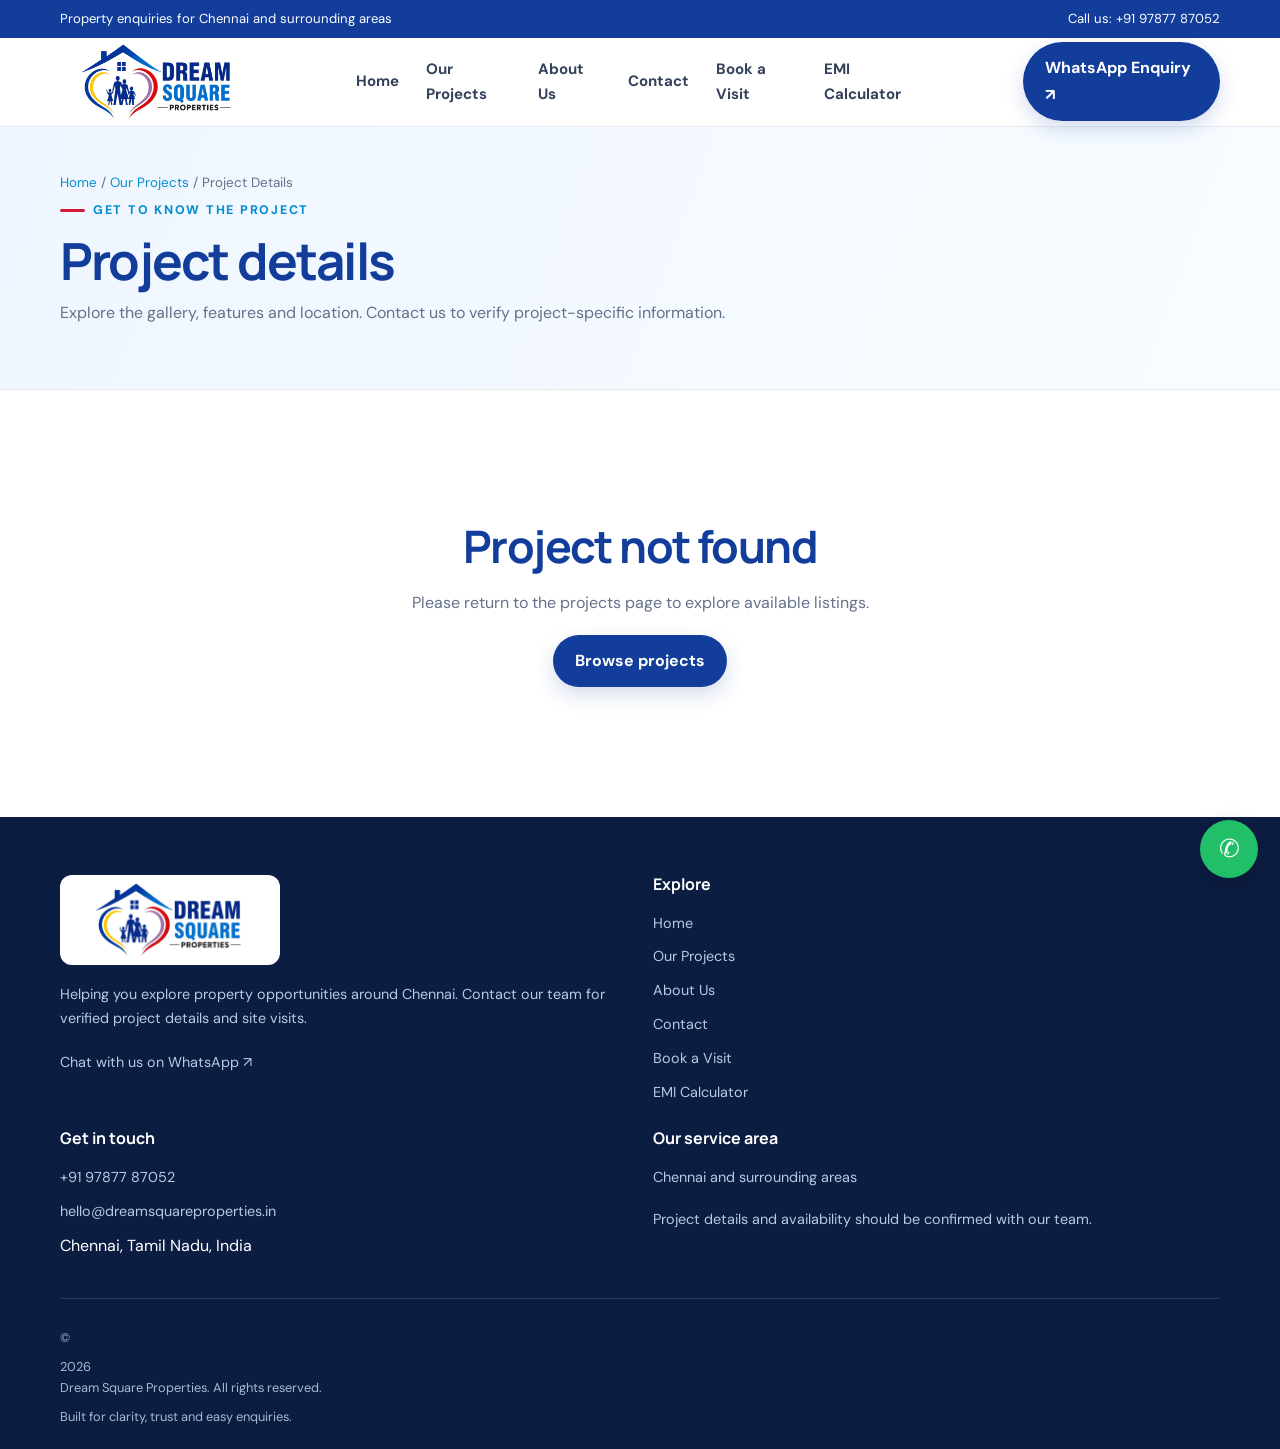
<file: project-details.html>
<!doctype html>
<html lang="en">

<head>
    <meta charset="utf-8">
    <meta name="viewport" content="width=device-width,initial-scale=1">
    <meta name="description" content="Project details from Dream Square Properties.">
    <title>Project Details | Dream Square Properties</title>
    <link rel="stylesheet" href="assets/css/style.css">
</head>

<body>

    <div class="topbar">
        <div class="container topbar-inner"><span>Property enquiries for Chennai and surrounding areas</span><span>Call
                us: <a data-phone href="tel:+919999999999">+91 99999 99999</a></span></div>
    </div>
    <header class="site-header">
        <div class="container nav-wrap">
            <a class="brand" href="index.html" aria-label="Dream Square Properties home"><img
                    src="assets/images/logo.png" alt="Dream Square Properties logo"></a>
            <button class="menu-toggle" aria-label="Toggle navigation" aria-expanded="false">☰</button>
            <nav class="nav-links" aria-label="Main navigation">
                <a data-nav href="index.html">Home</a><a data-nav href="projects.html">Our Projects</a><a data-nav
                    href="about.html">About Us</a><a data-nav href="contact.html">Contact</a><a data-nav
                    href="site-visit.html">Book a Visit</a><a data-nav href="emi-calculator.html">EMI Calculator</a>
            </nav><a class="nav-cta" data-whatsapp href="#">WhatsApp Enquiry ↗</a>
        </div>
    </header>

    <main>
        <section class="page-hero">
            <div class="container">
                <div class="breadcrumbs"><a href="index.html">Home</a> / <a href="projects.html">Our Projects</a> /
                    Project Details</div>
                <div class="eyebrow">Get to know the project</div>
                <h1>Project details</h1>
                <p>Explore the gallery, features and location. Contact us to verify project-specific information.</p>
            </div>
        </section>
        <section class="section">
            <div class="container">
                <div id="project-detail">
                    <div class="empty-state">Loading project details…</div>
                </div>
            </div>
        </section>
    </main>
    <footer class="footer">
        <div class="container">
            <div class="footer-grid">
                <div class="footer-brand"><img src="assets/images/logo.png" alt="Dream Square Properties logo">
                    <p>Helping you explore property opportunities around Chennai. Contact our team for verified project
                        details and site visits.</p><a data-whatsapp href="#">Chat with us on WhatsApp ↗</a>
                </div>
                <div>
                    <h4>Explore</h4>
                    <div class="footer-links"><a href="index.html">Home</a><a href="projects.html">Our Projects</a><a
                            href="about.html">About Us</a><a href="contact.html">Contact</a><a
                            href="site-visit.html">Book a Visit</a><a href="emi-calculator.html">EMI Calculator</a>
                    </div>
                </div>
                <div>
                    <h4>Get in touch</h4>
                    <div class="footer-links"><a data-phone href="tel:+919999999999">+91 99999 99999</a><a data-email
                            href="mailto:hello@dreamsquareproperties.in">hello@dreamsquareproperties.in</a><span
                            data-address>Chennai, Tamil Nadu, India</span></div>
                </div>
                <div>
                    <h4>Our service area</h4>
                    <p data-service-area>Chennai and surrounding areas</p>
                    <p>Project details and availability should be confirmed with our team.</p>
                </div>
            </div>
            <div class="footer-bottom"><span>© <span id="current-year"></span> Dream Square Properties. All rights
                    reserved.</span><span>Built for clarity, trust and easy enquiries.</span></div>
        </div>
    </footer>
    <a class="whatsapp-float" data-whatsapp href="#" aria-label="Chat on WhatsApp" title="Chat on WhatsApp">✆</a>
    <script src="assets/js/site-config.js"></script>
    <script src="assets/js/projects.js"></script>
    <script src="assets/js/main.js"></script>
</body>

</html>
</file>
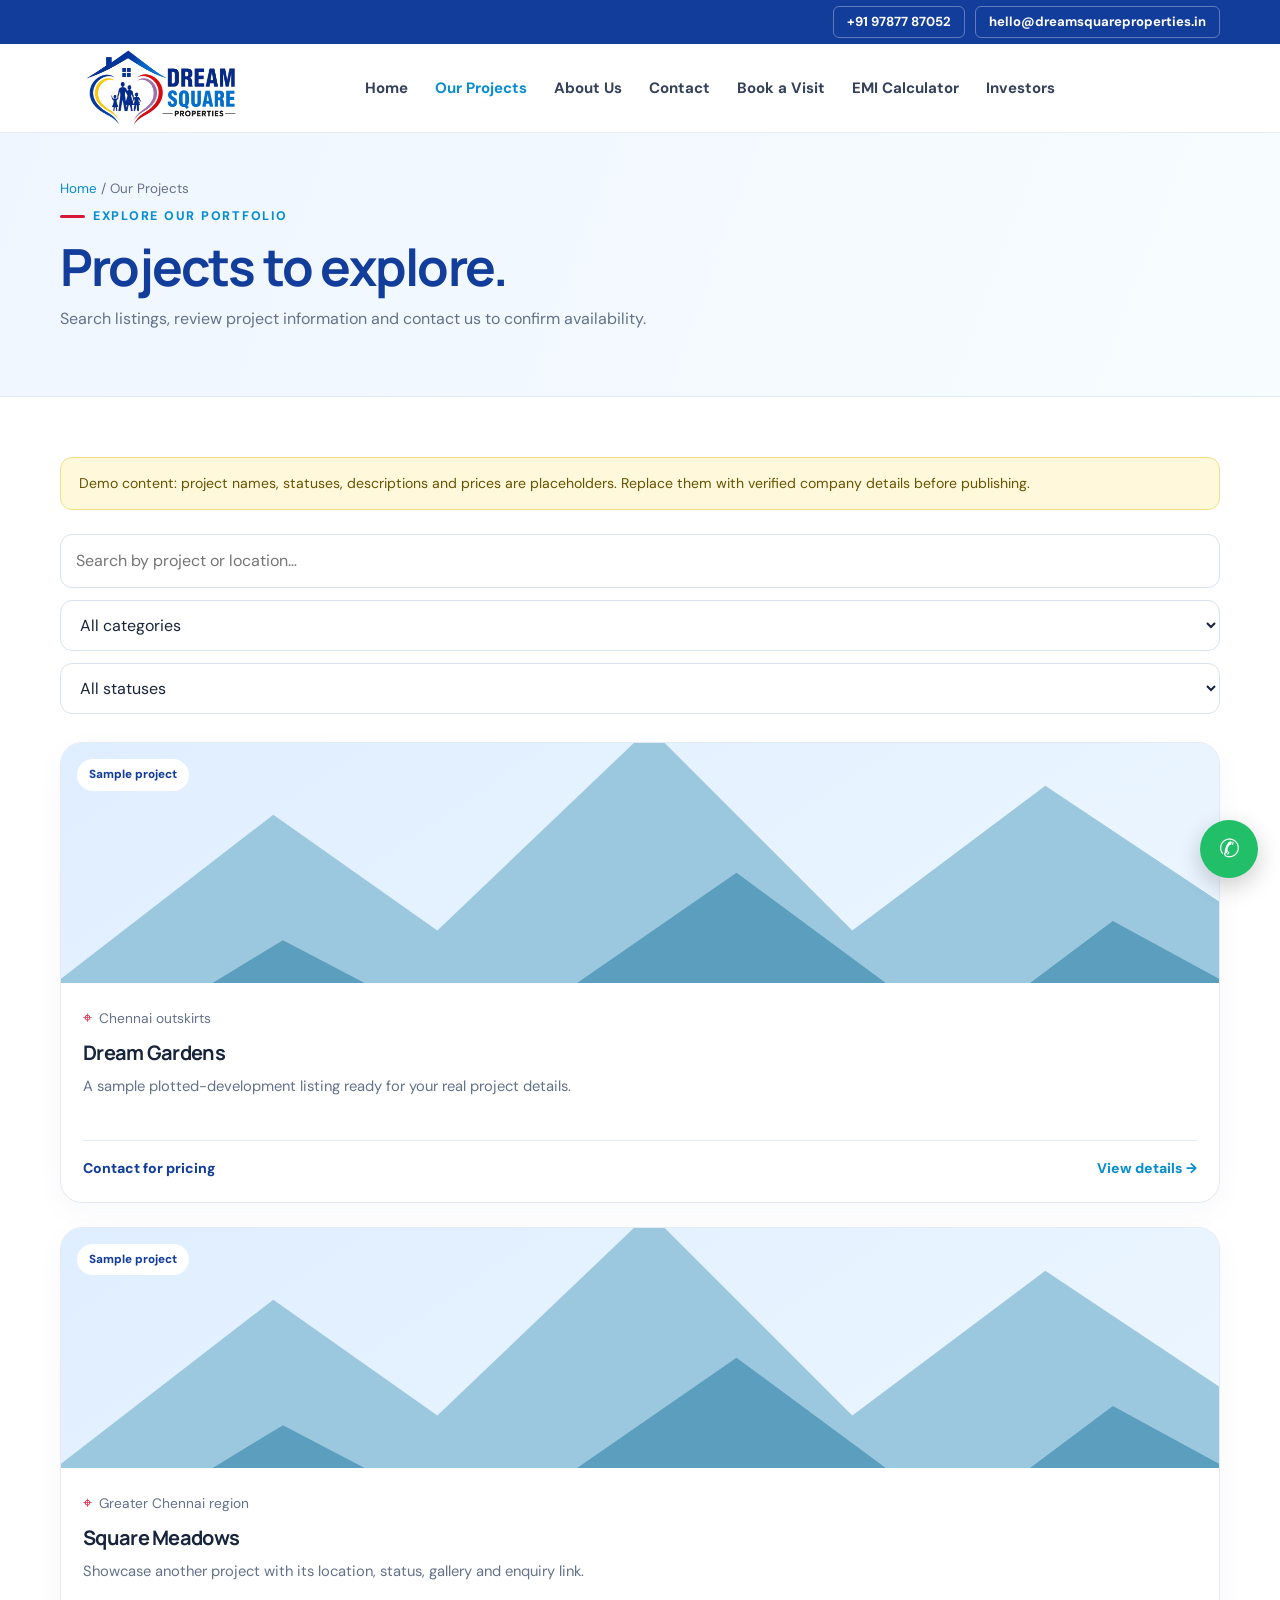
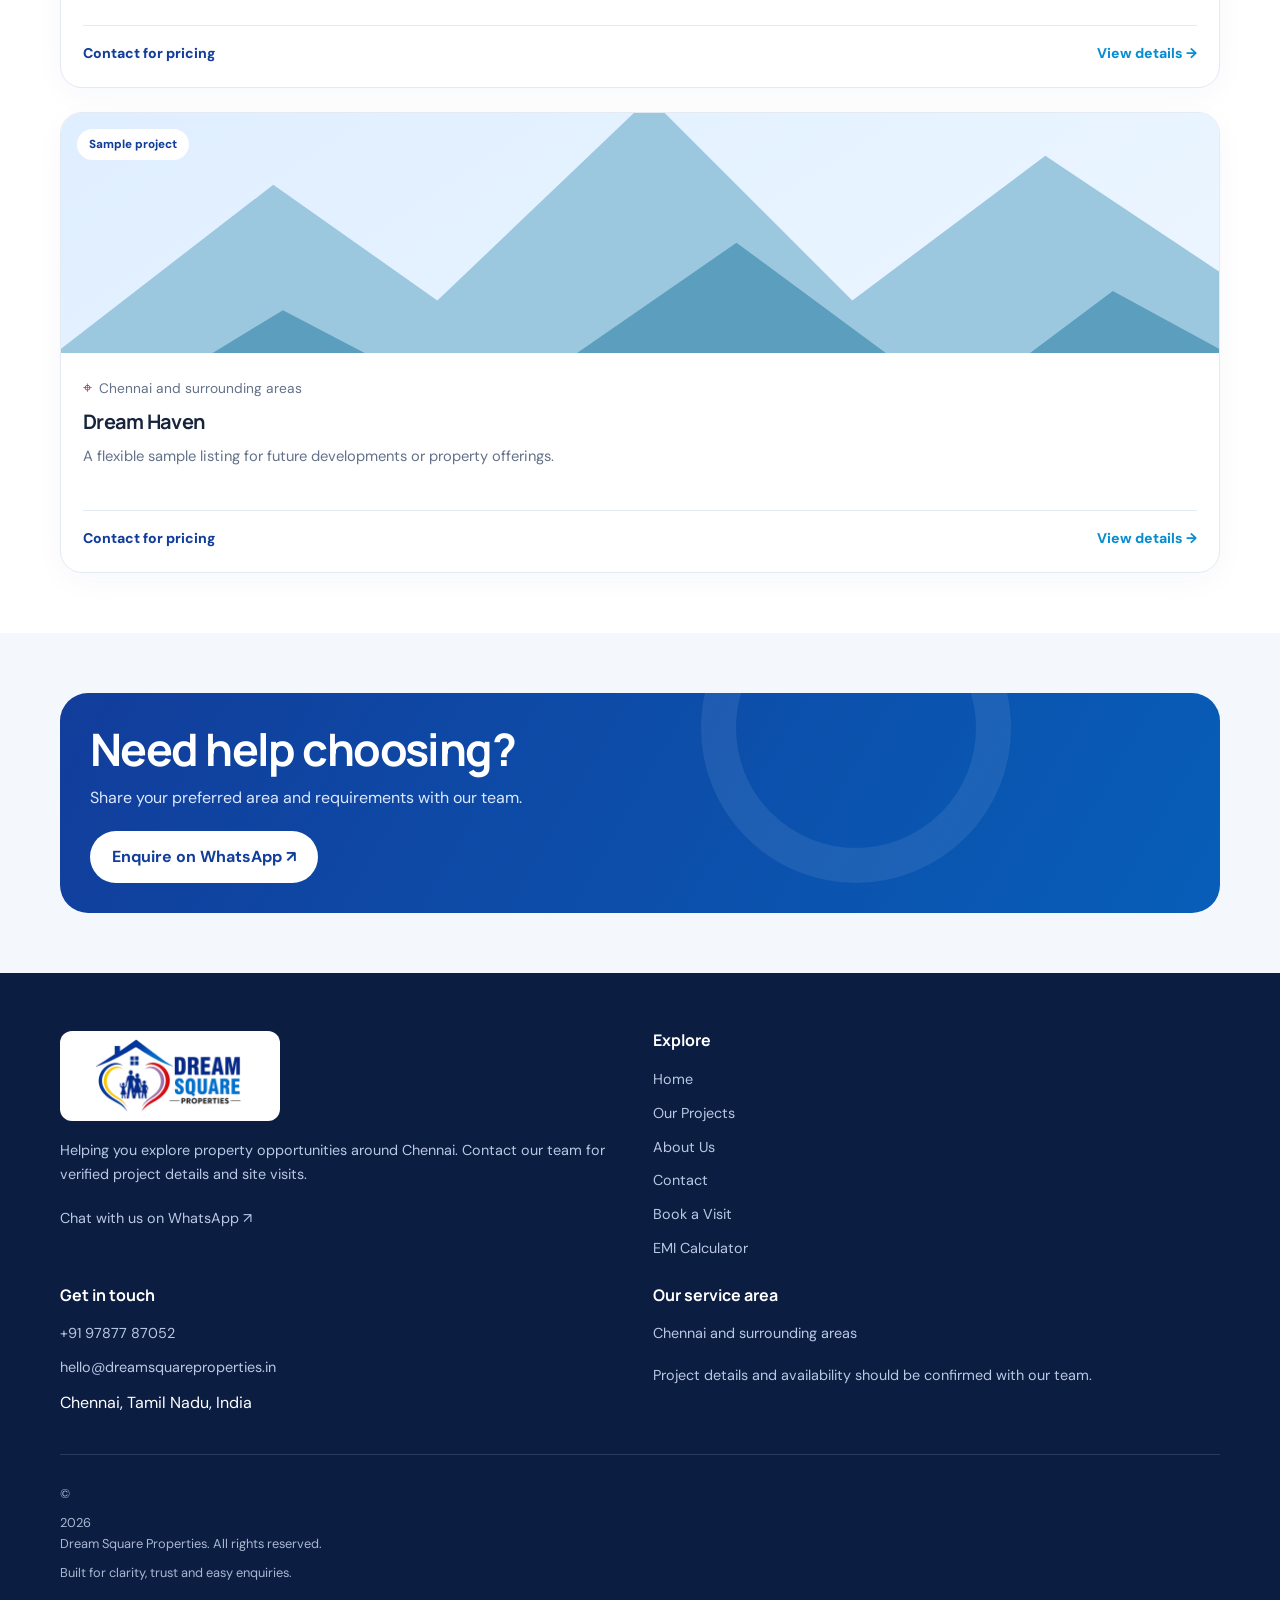
<file: projects.html>
<!doctype html>
<html lang="en">

<head>
    <meta charset="utf-8">
    <meta name="viewport" content="width=device-width,initial-scale=1">
    <meta name="description" content="Explore Dream Square Properties listings around Chennai.">
    <title>Our Projects | Dream Square Properties</title>
    <link rel="stylesheet" href="assets/css/style.css">
    <link rel="stylesheet" href="assets/css/homepage-refresh.css">
</head>

<body>

    <div class="topbar">
    <div class="container topbar-inner">
      <div class="topbar-actions" aria-label="Quick contact">
        <!-- <a class="topbar-contact topbar-whatsapp" data-whatsapphref="#" aria-label="Contact us on WhatsApp"><span aria-hidden="true">◉</span> WhatsApp</a> -->
        <a class="topbar-contact topbar-email contact-num" data-phone href="mailto:hello@dreamsquareproperties.in"
          aria-label="Email Dream Square Properties"><span aria-hidden="true">✉</span> Email Us</a>
        <a class="topbar-contact topbar-email" data-email href="mailto:hello@dreamsquareproperties.in"
          aria-label="Email Dream Square Properties"><span aria-hidden="true">✉</span> Email Us</a>
        </div>
    </div>
  </div>
  <header class="site-header">
    <div class="container nav-wrap">
      <a class="brand" href="index.html" aria-label="Dream Square Properties home"><img src="assets/images/logo.png"
          alt="Dream Square Properties logo"></a>
      <div class="mobile-nav-actions" aria-label="Call or WhatsApp us">
        <a class="mobile-nav-action mobile-call" 
        href="tel:+919999999999" aria-label="Call Dream Square Properties" title="Call"><span
            aria-hidden="true"><i class="fa-solid fa-phone"></i></span><small>Call</small></a>
        <a class="mobile-nav-action mobile-whatsapp" data-whatsapp
          href="#" aria-label="WhatsApp Dream Square Properties" title="WhatsApp"><span
            aria-hidden="true"><i class="fa-solid fa-phone"></i></span><small>WhatsApp</small></a></div>
      <button class="menu-toggle" aria-label="Toggle navigation" aria-expanded="false">☰</button>
      <nav class="nav-links" aria-label="Main navigation">
        <a data-nav href="index.html">Home</a><a data-nav href="projects.html">Our Projects</a><a data-nav
          href="about.html">About Us</a><a data-nav href="contact.html">Contact</a><a data-nav
          href="site-visit.html">Book a Visit</a><a data-nav href="emi-calculator.html">EMI Calculator</a>
          <a data-nav href="emi-calculator.html">Investors</a>
      </nav>
      <!-- <a data-nav href="emi-calculator.html">Investors</a> -->
      <!-- <a class="nav-cta" data-whatsapp href="#">Investor</a> -->
    </div>
  </header>

    <main>
        <section class="page-hero">
            <div class="container">
                <div class="breadcrumbs"><a href="index.html">Home</a> / Our Projects</div>
                <div class="eyebrow">Explore our portfolio</div>
                <h1>Projects to explore.</h1>
                <p>Search listings, review project information and contact us to confirm availability.</p>
            </div>
        </section>
        <section class="section">
            <div class="container">
                <div class="notice" style="margin-bottom:24px">Demo content: project names, statuses, descriptions and
                    prices are placeholders. Replace them with verified company details before publishing.</div>
                <div class="filter-row"><input id="project-search" type="search"
                        placeholder="Search by project or location…" aria-label="Search projects"><select
                        id="project-category" aria-label="Filter by category">
                        <option value="">All categories</option>
                    </select><select id="project-status" aria-label="Filter by status">
                        <option value="">All statuses</option>
                    </select></div>
                <div class="cards" id="all-projects">
                    <div class="empty-state">Loading projects…</div>
                </div>
            </div>
        </section>
        <section class="section section-soft">
            <div class="container">
                <div class="cta-band">
                    <div>
                        <h2>Need help choosing?</h2>
                        <p>Share your preferred area and requirements with our team.</p>
                    </div><a class="btn btn-light" data-whatsapp href="#">Enquire on WhatsApp ↗</a>
                </div>
            </div>
        </section>
    </main>
    <footer class="footer">
        <div class="container">
            <div class="footer-grid">
                <div class="footer-brand"><img src="assets/images/logo.png" alt="Dream Square Properties logo">
                    <p>Helping you explore property opportunities around Chennai. Contact our team for verified project
                        details and site visits.</p><a data-whatsapp href="#">Chat with us on WhatsApp ↗</a>
                </div>
                <div>
                    <h4>Explore</h4>
                    <div class="footer-links"><a href="index.html">Home</a><a href="projects.html">Our Projects</a><a
                            href="about.html">About Us</a><a href="contact.html">Contact</a><a
                            href="site-visit.html">Book a Visit</a><a href="emi-calculator.html">EMI Calculator</a>
                    </div>
                </div>
                <div>
                    <h4>Get in touch</h4>
                    <div class="footer-links"><a data-phone href="tel:+919999999999">+91 99999 99999</a><a data-email
                            href="mailto:hello@dreamsquareproperties.in">hello@dreamsquareproperties.in</a><span
                            data-address>Chennai, Tamil Nadu, India</span></div>
                </div>
                <div>
                    <h4>Our service area</h4>
                    <p data-service-area>Chennai and surrounding areas</p>
                    <p>Project details and availability should be confirmed with our team.</p>
                </div>
            </div>
            <div class="footer-bottom"><span>© <span id="current-year"></span> Dream Square Properties. All rights
                    reserved.</span><span>Built for clarity, trust and easy enquiries.</span></div>
        </div>
    </footer>
    <a class="whatsapp-float" data-whatsapp href="#" aria-label="Chat on WhatsApp" title="Chat on WhatsApp">✆</a>
    <script src="assets/js/site-config.js"></script>
    <script src="assets/js/projects.js"></script>
    <script src="assets/js/main.js"></script>
</body>

</html>
</file>
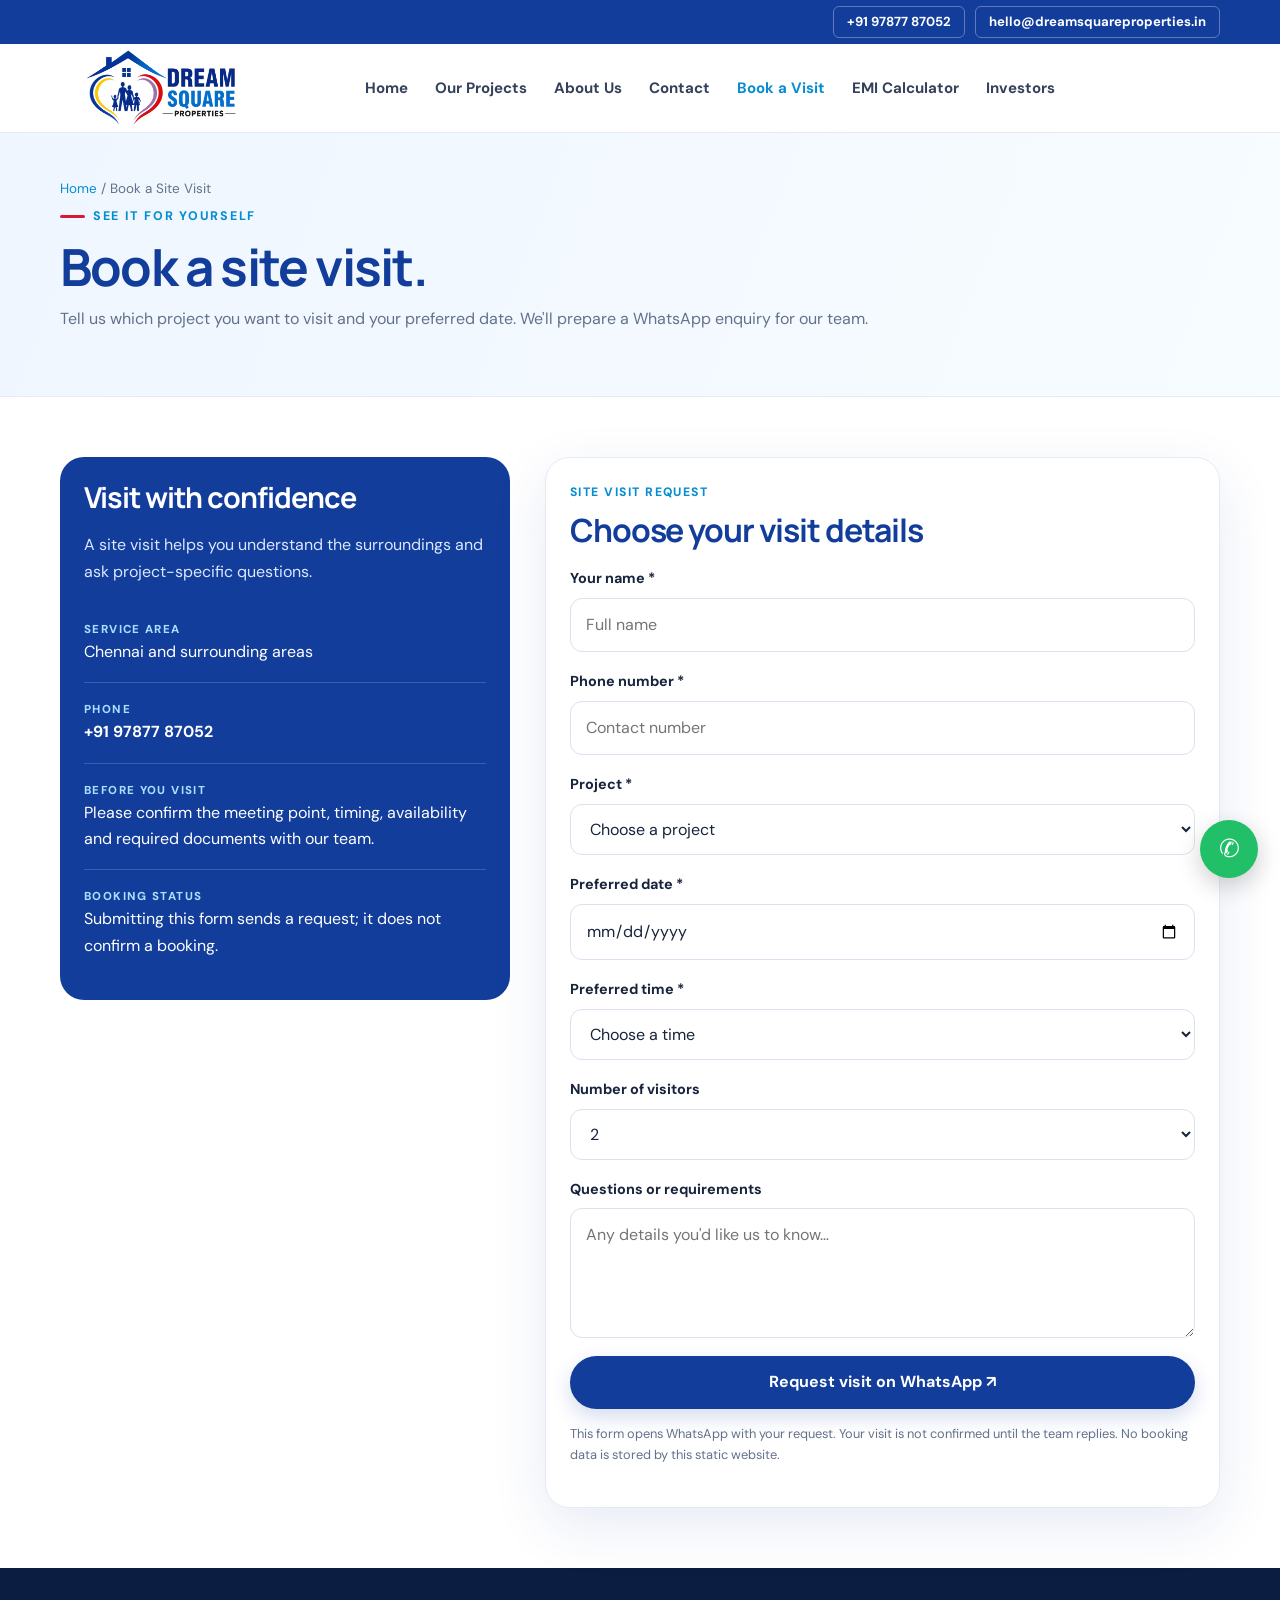
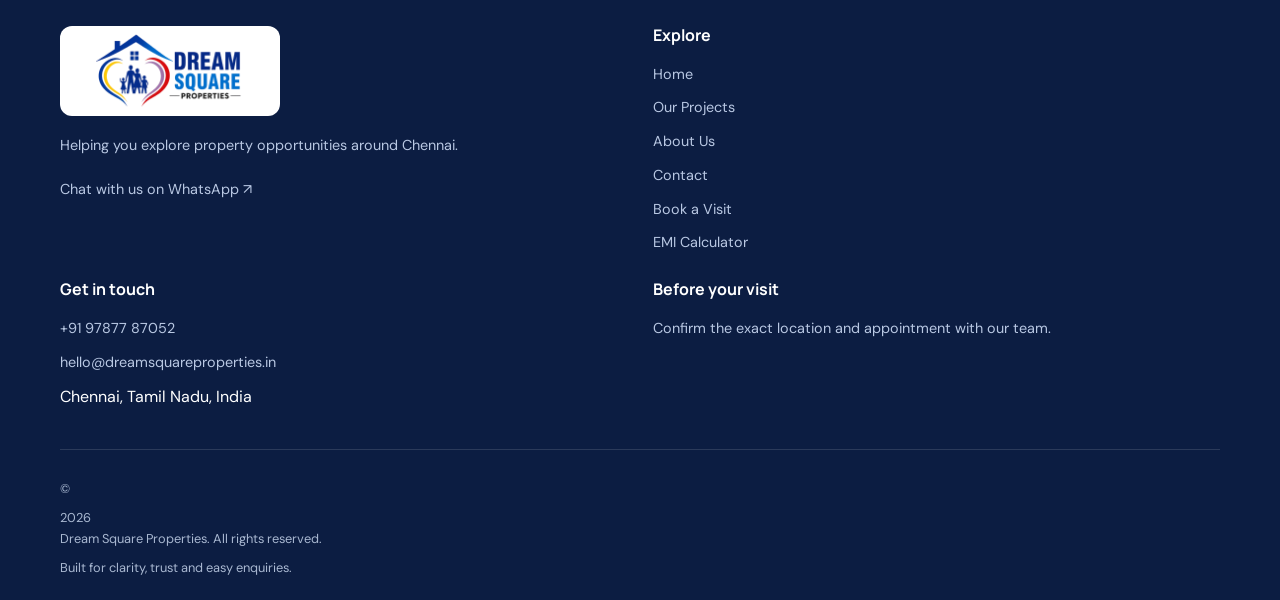
<file: site-visit.html>
<!doctype html>
<html lang="en">

<head>
  <meta charset="utf-8">
  <meta name="viewport" content="width=device-width,initial-scale=1">
  <meta name="description"
    content="Request a property site visit with Dream Square Properties in Chennai and surrounding areas.">
  <title>Book a Site Visit | Dream Square Properties</title>
  <link rel="stylesheet" href="assets/css/style.css">
  <link rel="stylesheet" href="assets/css/homepage-refresh.css">
</head>

<body>
  <div class="topbar">
    <div class="container topbar-inner">
      <div class="topbar-actions" aria-label="Quick contact">
        <!-- <a class="topbar-contact topbar-whatsapp" data-whatsapphref="#" aria-label="Contact us on WhatsApp"><span aria-hidden="true">◉</span> WhatsApp</a> -->
        <a class="topbar-contact topbar-email contact-num" data-phone href="mailto:hello@dreamsquareproperties.in"
          aria-label="Email Dream Square Properties"><span aria-hidden="true">✉</span> Email Us</a>
        <a class="topbar-contact topbar-email" data-email href="mailto:hello@dreamsquareproperties.in"
          aria-label="Email Dream Square Properties"><span aria-hidden="true">✉</span> Email Us</a>
        </div>
    </div>
  </div>
  <header class="site-header">
    <div class="container nav-wrap">
      <a class="brand" href="index.html" aria-label="Dream Square Properties home"><img src="assets/images/logo.png"
          alt="Dream Square Properties logo"></a>
      <div class="mobile-nav-actions" aria-label="Call or WhatsApp us">
        <a class="mobile-nav-action mobile-call" 
        href="tel:+919999999999" aria-label="Call Dream Square Properties" title="Call"><span
            aria-hidden="true"><i class="fa-solid fa-phone"></i></span><small>Call</small></a>
        <a class="mobile-nav-action mobile-whatsapp" data-whatsapp
          href="#" aria-label="WhatsApp Dream Square Properties" title="WhatsApp"><span
            aria-hidden="true"><i class="fa-solid fa-phone"></i></span><small>WhatsApp</small></a></div>
      <button class="menu-toggle" aria-label="Toggle navigation" aria-expanded="false">☰</button>
      <nav class="nav-links" aria-label="Main navigation">
        <a data-nav href="index.html">Home</a><a data-nav href="projects.html">Our Projects</a><a data-nav
          href="about.html">About Us</a><a data-nav href="contact.html">Contact</a><a data-nav
          href="site-visit.html">Book a Visit</a><a data-nav href="emi-calculator.html">EMI Calculator</a>
          <a data-nav href="emi-calculator.html">Investors</a>
      </nav>
      <!-- <a data-nav href="emi-calculator.html">Investors</a> -->
      <!-- <a class="nav-cta" data-whatsapp href="#">Investor</a> -->
    </div>
  </header>

  <main>
    <section class="page-hero">
      <div class="container">
        <div class="breadcrumbs"><a href="index.html">Home</a> / Book a Site Visit</div>
        <div class="eyebrow">See it for yourself</div>
        <h1>Book a site visit.</h1>
        <p>Tell us which project you want to visit and your preferred date. We'll prepare a WhatsApp enquiry for our
          team.</p>
      </div>
    </section>
    <section class="section">
      <div class="container contact-grid">
        <aside class="contact-info">
          <h2>Visit with confidence</h2>
          <p>A site visit helps you understand the surroundings and ask project-specific questions.</p>
          <div class="contact-line"><small>Service area</small><span data-service-area>Chennai and surrounding
              areas</span></div>
          <div class="contact-line"><small>Phone</small><a data-phone href="tel:+919999999999">+91 99999 99999</a></div>
          <div class="contact-line"><small>Before you visit</small><span>Please confirm the meeting point, timing,
              availability and required documents with our team.</span></div>
          <div class="contact-line"><small>Booking status</small><span>Submitting this form sends a request; it does not
              confirm a booking.</span></div>
        </aside>
        <div class="form-card">
          <div class="section-kicker">Site visit request</div>
          <h2 style="font-size:2rem">Choose your visit details</h2>
          <form id="site-visit-form">
            <div class="form-grid">
              <div class="form-field"><label for="visit-name">Your name *</label><input class="form-control"
                  id="visit-name" name="name" required autocomplete="name" placeholder="Full name"></div>
              <div class="form-field"><label for="visit-phone">Phone number *</label><input class="form-control"
                  id="visit-phone" name="phone" required type="tel" autocomplete="tel" placeholder="Contact number">
              </div>
              <div class="form-field full"><label for="visit-project">Project *</label><select class="form-control"
                  id="visit-project" name="project" required>
                  <option value="">Choose a project</option>
                </select></div>
              <div class="form-field"><label for="visit-date">Preferred date *</label><input class="form-control"
                  id="visit-date" name="date" type="date" required></div>
              <div class="form-field"><label for="visit-time">Preferred time *</label><select class="form-control"
                  id="visit-time" name="time" required>
                  <option value="">Choose a time</option>
                  <option>9:00 AM – 11:00 AM</option>
                  <option>11:00 AM – 1:00 PM</option>
                  <option>2:00 PM – 4:00 PM</option>
                  <option>4:00 PM – 6:00 PM</option>
                </select></div>
              <div class="form-field full"><label for="visit-people">Number of visitors</label><select
                  class="form-control" id="visit-people" name="people">
                  <option>1</option>
                  <option selected>2</option>
                  <option>3</option>
                  <option>4</option>
                  <option>5 or more</option>
                </select></div>
              <div class="form-field full"><label for="visit-message">Questions or requirements</label><textarea
                  class="form-control" id="visit-message" name="message"
                  placeholder="Any details you'd like us to know…"></textarea></div>
              <div class="form-field full"><button class="btn btn-primary" type="submit">Request visit on WhatsApp
                  ↗</button></div>
            </div>
          </form>
          <p class="form-note">This form opens WhatsApp with your request. Your visit is not confirmed until the team
            replies. No booking data is stored by this static website.</p>
        </div>
      </div>
    </section>
  </main>
  <footer class="footer">
    <div class="container">
      <div class="footer-grid">
        <div class="footer-brand"><img src="assets/images/logo.png" alt="Dream Square Properties logo">
          <p>Helping you explore property opportunities around Chennai.</p><a data-whatsapp href="#">Chat with us on
            WhatsApp ↗</a>
        </div>
        <div>
          <h4>Explore</h4>
          <div class="footer-links"><a href="index.html">Home</a><a href="projects.html">Our Projects</a><a
              href="about.html">About Us</a><a href="contact.html">Contact</a><a href="site-visit.html">Book a
              Visit</a><a href="emi-calculator.html">EMI Calculator</a></div>
        </div>
        <div>
          <h4>Get in touch</h4>
          <div class="footer-links"><a data-phone href="tel:+919999999999">+91 99999 99999</a><a data-email
              href="mailto:hello@dreamsquareproperties.in">hello@dreamsquareproperties.in</a><span data-address>Chennai,
              Tamil Nadu, India</span></div>
        </div>
        <div>
          <h4>Before your visit</h4>
          <p>Confirm the exact location and appointment with our team.</p>
        </div>
      </div>
      <div class="footer-bottom"><span>© <span id="current-year"></span> Dream Square Properties. All rights
          reserved.</span><span>Built for clarity, trust and easy enquiries.</span></div>
    </div>
  </footer><a class="whatsapp-float" data-whatsapp href="#" aria-label="Chat on WhatsApp">✆</a>
  <script src="assets/js/site-config.js"></script>
  <script src="assets/js/projects.js"></script>
  <script src="assets/js/main.js"></script>
  <script>
    document.addEventListener("DOMContentLoaded", () => {
      const projectSelect = document.getElementById("visit-project");
      (window.DREAM_SQUARE_PROJECTS || []).forEach(p => {
        const option = document.createElement("option"); option.value = p.name; option.textContent = p.name; projectSelect.appendChild(option);
      });
      const date = document.getElementById("visit-date");
      const today = new Date(); date.min = new Date(today.getTime() - today.getTimezoneOffset() * 60000).toISOString().slice(0, 10);
      document.getElementById("site-visit-form").addEventListener("submit", e => {
        e.preventDefault(); const d = new FormData(e.currentTarget);
        const msg = `Hello Dream Square Properties, I would like to request a site visit.\nName: ${d.get("name")}\nPhone: ${d.get("phone")}\nProject: ${d.get("project")}\nPreferred date: ${d.get("date")}\nPreferred time: ${d.get("time")}\nVisitors: ${d.get("people")}\nQuestions: ${d.get("message") || "None"}`;
        const number = (window.DREAM_SQUARE_CONFIG.whatsappNumber || "").replace(/\D/g, "");
        window.open(`https://wa.me/${number}?text=${encodeURIComponent(msg)}`, "_blank", "noopener");
      });
    });
  </script>
</body>

</html>
</file>
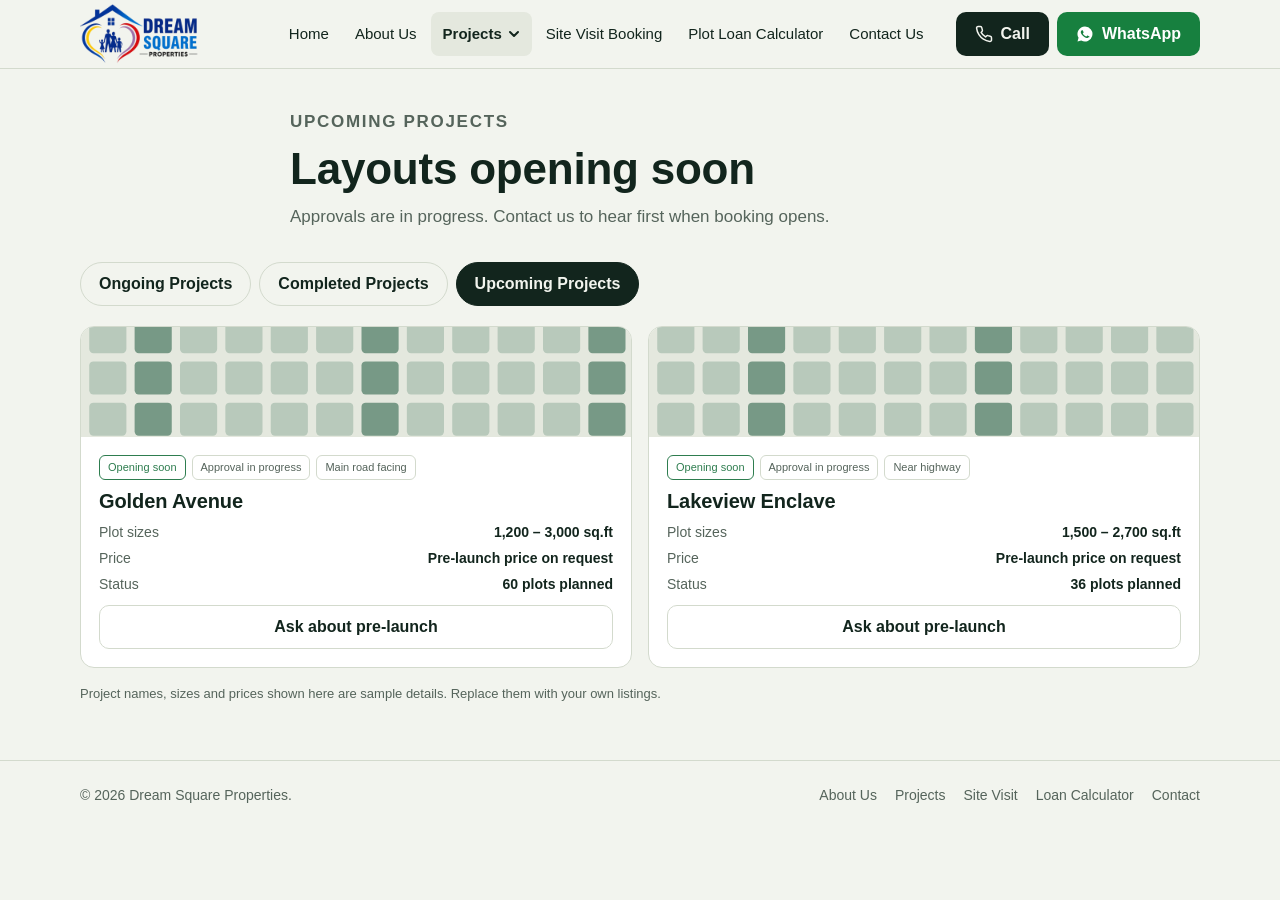
<file: upcoming-projects.html>
<!doctype html>
<html lang="en">
<head>
<meta charset="utf-8">
<meta name="viewport" content="width=device-width, initial-scale=1, viewport-fit=cover">
<title>Upcoming Projects · Nilam Plots</title>
<link rel="stylesheet" href="styles.css">
</head>
<body>
<header class="topbar">
  <div class="nav">
    <a class="logo" href="index.html" aria-label="Nilam Plots home">
      <img src="./assets/DreamSquareLogo.png">
    </a>
    <ul class="menu">
      <li><a href="index.html">Home</a></li>
      <li><a href="about.html">About Us</a></li>
      <li>
        <button class="dd-btn current" id="dd-trigger" type="button" aria-expanded="false" aria-controls="dd-list">Projects <svg viewBox="0 0 12 12" aria-hidden="true"><path d="M2 4l4 4 4-4" fill="none" stroke="currentColor" stroke-width="2" stroke-linecap="round" stroke-linejoin="round"/></svg></button>
        <ul class="dd" id="dd-list" hidden><li><a href="ongoing-projects.html">Ongoing Projects</a></li><li><a href="completed-projects.html">Completed Projects</a></li><li><a href="upcoming-projects.html" aria-current="page">Upcoming Projects</a></li></ul>
      </li>
      <li><a href="site-visit.html">Site Visit Booking</a></li>
      <li><a href="loan-calculator.html">Plot Loan Calculator</a></li>
      <li><a href="contact.html">Contact Us</a></li>
    </ul>
    <div class="nav-actions">
      <a class="btn btn-call" href="tel:+919876543210" aria-label="Call us"><svg viewBox="0 0 24 24" fill="none" stroke="currentColor" stroke-width="2" stroke-linecap="round" stroke-linejoin="round" aria-hidden="true"><path d="M22 16.9v3a2 2 0 0 1-2.2 2 19.8 19.8 0 0 1-8.6-3.1 19.5 19.5 0 0 1-6-6A19.8 19.8 0 0 1 2.1 4.2 2 2 0 0 1 4.1 2h3a2 2 0 0 1 2 1.7c.1 1 .4 1.9.7 2.8a2 2 0 0 1-.5 2.1L8.1 9.9a16 16 0 0 0 6 6l1.3-1.3a2 2 0 0 1 2.1-.4c.9.3 1.8.6 2.8.7a2 2 0 0 1 1.7 2Z"/></svg> Call</a>
      <a class="btn btn-wa" href="https://wa.me/919876543210?text=Hi%2C%20I%20want%20to%20know%20about%20your%20plots" target="_blank" rel="noopener" aria-label="Chat on WhatsApp"><svg viewBox="0 0 24 24" fill="currentColor" aria-hidden="true"><path d="M12 2a10 10 0 0 0-8.6 15.1L2 22l5-1.3A10 10 0 1 0 12 2Zm5.3 14c-.2.6-1.3 1.2-1.8 1.2-.5.1-1 .2-3.3-.7-2.8-1.2-4.6-4-4.7-4.2-.1-.2-1.1-1.5-1.1-2.8s.7-2 1-2.3c.2-.3.5-.3.7-.3h.5c.2 0 .4 0 .6.5l.9 2.1c.1.2.1.4 0 .6l-.4.6-.4.4c-.1.2-.3.3-.1.6.2.3.8 1.3 1.7 2.1 1.2 1 2.1 1.3 2.4 1.5.3.1.4.1.6-.1l.8-1c.2-.3.4-.2.6-.1l2 1c.3.1.5.2.5.3.1.2.1.8-.1 1.4Z"/></svg> WhatsApp</a>
      <button class="burger" id="burger" type="button" aria-expanded="false" aria-controls="mobile-panel" aria-label="Open menu">
        <svg viewBox="0 0 24 24" fill="none" stroke="currentColor" stroke-width="2.2" stroke-linecap="round" aria-hidden="true"><path d="M4 7h16M4 12h16M4 17h16"/></svg>
      </button>
    </div>
  </div>
  <nav class="mobile-panel" id="mobile-panel" aria-label="Mobile" hidden>
    <ul>
      <li><a href="index.html">Home</a></li>
      <li><a href="about.html">About Us</a></li>
      <li>
        <button class="dd-btn" id="m-dd-trigger" type="button" aria-expanded="true" aria-controls="m-sub">Projects <svg viewBox="0 0 12 12" aria-hidden="true"><path d="M2 4l4 4 4-4" fill="none" stroke="currentColor" stroke-width="2" stroke-linecap="round" stroke-linejoin="round"/></svg></button>
        <ul class="sub" id="m-sub"><li><a href="ongoing-projects.html">Ongoing Projects</a></li><li><a href="completed-projects.html">Completed Projects</a></li><li><a href="upcoming-projects.html" aria-current="page">Upcoming Projects</a></li></ul>
      </li>
      <li><a href="site-visit.html">Site Visit Booking</a></li>
      <li><a href="loan-calculator.html">Plot Loan Calculator</a></li>
      <li><a href="contact.html">Contact Us</a></li>
    </ul>
  </nav>
</header>
<main>
<section class="wrap page-head"><p class="eyebrow">Upcoming projects</p><h1>Layouts opening soon</h1><p>Approvals are in progress. Contact us to hear first when booking opens.</p></section>
<section class="page-body">
  <div class="wrap">
    <nav class="tabs" aria-label="Project status"><a class="tab" href="ongoing-projects.html">Ongoing Projects</a><a class="tab" href="completed-projects.html">Completed Projects</a><a class="tab" href="upcoming-projects.html" aria-current="page">Upcoming Projects</a></nav>
    <div class="cards"><article class="card"><div class="card-art"><svg viewBox="0 0 400 110" preserveAspectRatio="xMidYMid slice" aria-hidden="true"><rect x="6" y="10" width="27" height="24" rx="3" fill="var(--green)" opacity="0.22"/><rect x="39" y="10" width="27" height="24" rx="3" fill="var(--green)" opacity="0.55"/><rect x="72" y="10" width="27" height="24" rx="3" fill="var(--green)" opacity="0.22"/><rect x="105" y="10" width="27" height="24" rx="3" fill="var(--green)" opacity="0.22"/><rect x="138" y="10" width="27" height="24" rx="3" fill="var(--green)" opacity="0.22"/><rect x="171" y="10" width="27" height="24" rx="3" fill="var(--green)" opacity="0.22"/><rect x="204" y="10" width="27" height="24" rx="3" fill="var(--green)" opacity="0.55"/><rect x="237" y="10" width="27" height="24" rx="3" fill="var(--green)" opacity="0.22"/><rect x="270" y="10" width="27" height="24" rx="3" fill="var(--green)" opacity="0.22"/><rect x="303" y="10" width="27" height="24" rx="3" fill="var(--green)" opacity="0.22"/><rect x="336" y="10" width="27" height="24" rx="3" fill="var(--green)" opacity="0.22"/><rect x="369" y="10" width="27" height="24" rx="3" fill="var(--green)" opacity="0.55"/><rect x="6" y="40" width="27" height="24" rx="3" fill="var(--green)" opacity="0.22"/><rect x="39" y="40" width="27" height="24" rx="3" fill="var(--green)" opacity="0.55"/><rect x="72" y="40" width="27" height="24" rx="3" fill="var(--green)" opacity="0.22"/><rect x="105" y="40" width="27" height="24" rx="3" fill="var(--green)" opacity="0.22"/><rect x="138" y="40" width="27" height="24" rx="3" fill="var(--green)" opacity="0.22"/><rect x="171" y="40" width="27" height="24" rx="3" fill="var(--green)" opacity="0.22"/><rect x="204" y="40" width="27" height="24" rx="3" fill="var(--green)" opacity="0.55"/><rect x="237" y="40" width="27" height="24" rx="3" fill="var(--green)" opacity="0.22"/><rect x="270" y="40" width="27" height="24" rx="3" fill="var(--green)" opacity="0.22"/><rect x="303" y="40" width="27" height="24" rx="3" fill="var(--green)" opacity="0.22"/><rect x="336" y="40" width="27" height="24" rx="3" fill="var(--green)" opacity="0.22"/><rect x="369" y="40" width="27" height="24" rx="3" fill="var(--green)" opacity="0.55"/><rect x="6" y="70" width="27" height="24" rx="3" fill="var(--green)" opacity="0.22"/><rect x="39" y="70" width="27" height="24" rx="3" fill="var(--green)" opacity="0.55"/><rect x="72" y="70" width="27" height="24" rx="3" fill="var(--green)" opacity="0.22"/><rect x="105" y="70" width="27" height="24" rx="3" fill="var(--green)" opacity="0.22"/><rect x="138" y="70" width="27" height="24" rx="3" fill="var(--green)" opacity="0.22"/><rect x="171" y="70" width="27" height="24" rx="3" fill="var(--green)" opacity="0.22"/><rect x="204" y="70" width="27" height="24" rx="3" fill="var(--green)" opacity="0.55"/><rect x="237" y="70" width="27" height="24" rx="3" fill="var(--green)" opacity="0.22"/><rect x="270" y="70" width="27" height="24" rx="3" fill="var(--green)" opacity="0.22"/><rect x="303" y="70" width="27" height="24" rx="3" fill="var(--green)" opacity="0.22"/><rect x="336" y="70" width="27" height="24" rx="3" fill="var(--green)" opacity="0.22"/><rect x="369" y="70" width="27" height="24" rx="3" fill="var(--green)" opacity="0.55"/><rect x="0" y="98" width="400" height="12" fill="var(--stake)" opacity=".5"/></svg></div><div class="card-body"><div class="chips"><span class="chip ok">Opening soon</span><span class="chip">Approval in progress</span><span class="chip">Main road facing</span></div><h3>Golden Avenue</h3><dl><dt>Plot sizes</dt><dd>1,200 – 3,000 sq.ft</dd><dt>Price</dt><dd>Pre-launch price on request</dd><dt>Status</dt><dd>60 plots planned</dd></dl><a class="btn btn-ghost" href="contact.html">Ask about pre-launch</a></div></article><article class="card"><div class="card-art"><svg viewBox="0 0 400 110" preserveAspectRatio="xMidYMid slice" aria-hidden="true"><rect x="6" y="10" width="27" height="24" rx="3" fill="var(--green)" opacity="0.22"/><rect x="39" y="10" width="27" height="24" rx="3" fill="var(--green)" opacity="0.22"/><rect x="72" y="10" width="27" height="24" rx="3" fill="var(--green)" opacity="0.55"/><rect x="105" y="10" width="27" height="24" rx="3" fill="var(--green)" opacity="0.22"/><rect x="138" y="10" width="27" height="24" rx="3" fill="var(--green)" opacity="0.22"/><rect x="171" y="10" width="27" height="24" rx="3" fill="var(--green)" opacity="0.22"/><rect x="204" y="10" width="27" height="24" rx="3" fill="var(--green)" opacity="0.22"/><rect x="237" y="10" width="27" height="24" rx="3" fill="var(--green)" opacity="0.55"/><rect x="270" y="10" width="27" height="24" rx="3" fill="var(--green)" opacity="0.22"/><rect x="303" y="10" width="27" height="24" rx="3" fill="var(--green)" opacity="0.22"/><rect x="336" y="10" width="27" height="24" rx="3" fill="var(--green)" opacity="0.22"/><rect x="369" y="10" width="27" height="24" rx="3" fill="var(--green)" opacity="0.22"/><rect x="6" y="40" width="27" height="24" rx="3" fill="var(--green)" opacity="0.22"/><rect x="39" y="40" width="27" height="24" rx="3" fill="var(--green)" opacity="0.22"/><rect x="72" y="40" width="27" height="24" rx="3" fill="var(--green)" opacity="0.55"/><rect x="105" y="40" width="27" height="24" rx="3" fill="var(--green)" opacity="0.22"/><rect x="138" y="40" width="27" height="24" rx="3" fill="var(--green)" opacity="0.22"/><rect x="171" y="40" width="27" height="24" rx="3" fill="var(--green)" opacity="0.22"/><rect x="204" y="40" width="27" height="24" rx="3" fill="var(--green)" opacity="0.22"/><rect x="237" y="40" width="27" height="24" rx="3" fill="var(--green)" opacity="0.55"/><rect x="270" y="40" width="27" height="24" rx="3" fill="var(--green)" opacity="0.22"/><rect x="303" y="40" width="27" height="24" rx="3" fill="var(--green)" opacity="0.22"/><rect x="336" y="40" width="27" height="24" rx="3" fill="var(--green)" opacity="0.22"/><rect x="369" y="40" width="27" height="24" rx="3" fill="var(--green)" opacity="0.22"/><rect x="6" y="70" width="27" height="24" rx="3" fill="var(--green)" opacity="0.22"/><rect x="39" y="70" width="27" height="24" rx="3" fill="var(--green)" opacity="0.22"/><rect x="72" y="70" width="27" height="24" rx="3" fill="var(--green)" opacity="0.55"/><rect x="105" y="70" width="27" height="24" rx="3" fill="var(--green)" opacity="0.22"/><rect x="138" y="70" width="27" height="24" rx="3" fill="var(--green)" opacity="0.22"/><rect x="171" y="70" width="27" height="24" rx="3" fill="var(--green)" opacity="0.22"/><rect x="204" y="70" width="27" height="24" rx="3" fill="var(--green)" opacity="0.22"/><rect x="237" y="70" width="27" height="24" rx="3" fill="var(--green)" opacity="0.55"/><rect x="270" y="70" width="27" height="24" rx="3" fill="var(--green)" opacity="0.22"/><rect x="303" y="70" width="27" height="24" rx="3" fill="var(--green)" opacity="0.22"/><rect x="336" y="70" width="27" height="24" rx="3" fill="var(--green)" opacity="0.22"/><rect x="369" y="70" width="27" height="24" rx="3" fill="var(--green)" opacity="0.22"/><rect x="0" y="98" width="400" height="12" fill="var(--stake)" opacity=".5"/></svg></div><div class="card-body"><div class="chips"><span class="chip ok">Opening soon</span><span class="chip">Approval in progress</span><span class="chip">Near highway</span></div><h3>Lakeview Enclave</h3><dl><dt>Plot sizes</dt><dd>1,500 – 2,700 sq.ft</dd><dt>Price</dt><dd>Pre-launch price on request</dd><dt>Status</dt><dd>36 plots planned</dd></dl><a class="btn btn-ghost" href="contact.html">Ask about pre-launch</a></div></article></div>
    <p class="note">Project names, sizes and prices shown here are sample details. Replace them with your own listings.</p>
  </div>
</section>
</main>
<footer><div class="wrap">
  <span>© 2026 Dream Square Properties.</span>
  <nav class="foot-links" aria-label="Footer">
    <a href="about.html">About Us</a><a href="ongoing-projects.html">Projects</a><a href="site-visit.html">Site Visit</a><a href="loan-calculator.html">Loan Calculator</a><a href="contact.html">Contact</a>
  </nav>
</div></footer>
<script src="app.js" defer></script>
</body>
</html>
</file>
<file: assets/css/style.css>
@import url('https://fonts.googleapis.com/css2?family=DM+Sans:wght@400;500;600;700&family=Manrope:wght@400;500;600;700;800&display=swap');

:root {
    --blue: #123D9B;
    --sky: #078DD0;
    --red: #D71936;
    --yellow: #FFD323;
    --purple: #81518D;
    --ink: #17243b;
    --muted: #63718a;
    --line: #e4eaf2;
    --soft: #f4f8fd;
    --white: #fff;
    --shadow: 0 18px 55px rgba(18, 61, 155, .10);
    --radius: 22px
}

* {
    box-sizing: border-box
}

html {
    scroll-behavior: smooth
}

body {
    margin: 0;
    font-family: 'DM Sans', sans-serif;
    color: var(--ink);
    background: #fff;
    line-height: 1.65
}

img {
    max-width: 100%;
    display: block
}

a {
    color: inherit;
    text-decoration: none
}

button,
input,
textarea,
select {
    font: inherit
}

.container {
    width: min(1160px, calc(100% - 40px));
    margin: auto
}

.topbar {
    background: var(--blue);
    color: #fff;
    font-size: .82rem
}

.topbar-inner {
    display: flex;
    justify-content: space-between;
    gap: 20px;
    padding: 8px 0
}

.topbar a {
    color: #fff
}

.site-header {
    position: sticky;
    top: 0;
    z-index: 20;
    background: rgba(255, 255, 255, .96);
    backdrop-filter: blur(12px);
    border-bottom: 1px solid rgba(228, 234, 242, .9)
}

.nav-wrap {
    display: flex;
    align-items: center;
    /* justify-content: space-between; */
    gap: 100px;
    min-height: 88px
}

.brand {
    display: flex;
    align-items: center;
    gap: 12px;
    min-width: 190px
}

.brand img {
    width: 205px;
    max-height: 76px;
    object-fit: contain
}

.nav-links {
    display: flex;
    align-items: center;
    gap: 27px;
    font-size: .94rem;
    font-weight: 700
}

.nav-links a {
    padding: 10px 0;
    color: #34415a
}

.nav-links a:hover,
.nav-links a.active {
    color: var(--sky)
}

.nav-cta,
.btn {
    display: inline-flex;
    align-items: center;
    justify-content: center;
    gap: 9px;
    border: 0;
    border-radius: 999px;
    padding: 13px 22px;
    font-weight: 700;
    cursor: pointer;
    transition: .2s ease
}

.nav-cta,
.btn-primary {
    background: var(--blue);
    color: #fff;
    box-shadow: 0 8px 20px rgba(18, 61, 155, .18)
}

.nav-cta:hover,
.btn-primary:hover {
    background: var(--sky);
    transform: translateY(-2px)
}

.btn-light {
    background: #fff;
    color: var(--blue)
}

.btn-outline {
    border: 1px solid #cdd8eb;
    color: var(--blue);
    background: transparent
}

.btn-outline:hover {
    background: #eef6ff
}

.menu-toggle {
    display: none;
    border: 1px solid var(--line);
    background: #fff;
    border-radius: 12px;
    padding: 9px 12px;
    color: var(--blue);
    font-size: 1.25rem
}

.hero {
    position: relative;
    overflow: hidden;
    background: linear-gradient(115deg, #f4f8ff 0%, #fff 55%, #e8f7ff 100%);
    /* padding: 78px 0 72px */
}

.hero:after {
    content: "";
    position: absolute;
    width: 430px;
    height: 430px;
    border: 60px solid rgba(7, 141, 208, .07);
    border-radius: 50%;
    right: -110px;
    top: -160px
}

.hero-grid {
    display: contents;
    grid-template-columns: 1.05fr .95fr;
    align-items: center;
    gap: 48px;
    position: relative;
    z-index: 1
}

.eyebrow {
    display: inline-flex;
    align-items: center;
    gap: 8px;
    color: var(--sky);
    font-size: .78rem;
    text-transform: uppercase;
    letter-spacing: .14em;
    font-weight: 800
}

.eyebrow:before {
    content: "";
    width: 25px;
    height: 3px;
    background: var(--red);
    border-radius: 9px
}

h1,
h2,
h3,
h4 {
    font-family: Manrope, sans-serif;
    line-height: 1.16;
    letter-spacing: -.035em;
    margin: 0 0 18px
}

h1 {
    font-size: clamp(2.5rem, 5vw, 4.5rem);
    color: var(--blue)
}

h1 span {
    color: var(--sky)
}

h2 {
    font-size: clamp(2rem, 3.5vw, 3rem);
    color: var(--blue)
}

h3 {
    font-size: 1.25rem
}

p {
    margin: 0 0 18px;
    color: var(--muted)
}

.hero-copy {
    font-size: 1.08rem;
    max-width: 590px
}

.hero-actions {
    display: flex;
    flex-wrap: wrap;
    gap: 12px;
    margin-top: 28px
}

.hero-visual {
    position: relative
}

.hero-visual img {
    width: 100%;
    height: 430px;
    object-fit: cover;
    border-radius: 28px;
    box-shadow: var(--shadow)
}

.floating-note {
    position: absolute;
    left: -25px;
    bottom: 25px;
    background: #fff;
    padding: 18px 22px;
    border-radius: 18px;
    box-shadow: var(--shadow);
    max-width: 230px
}

.floating-note strong {
    display: block;
    color: var(--blue);
    font-size: 1rem
}

.floating-note small {
    color: var(--muted)
}

.trust-row {
    display: flex;
    gap: 25px;
    flex-wrap: wrap;
    margin-top: 28px;
    font-size: .88rem;
    font-weight: 700;
    color: #4b5a73
}

.trust-row span:before {
    content: "✓";
    color: var(--sky);
    font-weight: 900;
    margin-right: 8px
}

.section {
    padding: 82px 0
}

.section-soft {
    background: var(--soft)
}

.section-head {
    display: flex;
    align-items: end;
    justify-content: space-between;
    gap: 24px;
    margin-bottom: 34px
}

.section-head p {
    max-width: 510px;
    margin-bottom: 0
}

.section-kicker {
    color: var(--sky);
    text-transform: uppercase;
    letter-spacing: .12em;
    font-size: .76rem;
    font-weight: 800;
    margin-bottom: 10px
}

.cards {
    display: grid;
    grid-template-columns: repeat(3, minmax(0, 1fr));
    gap: 24px
}

.project-card {
    border: 1px solid var(--line);
    border-radius: var(--radius);
    overflow: hidden;
    background: #fff;
    transition: .25s;
    box-shadow: 0 8px 30px rgba(18, 61, 155, .035)
}

.project-card:hover {
    transform: translateY(-5px);
    box-shadow: var(--shadow)
}

.project-image {
    position: relative;
    height: 230px;
    background: #eaf4ff;
    overflow: hidden
}

.project-image img {
    width: 100%;
    height: 100%;
    object-fit: cover;
    transition: transform .45s
}

.project-card:hover .project-image img {
    transform: scale(1.04)
}

.pill {
    position: absolute;
    left: 16px;
    top: 16px;
    background: #fff;
    color: var(--blue);
    border-radius: 999px;
    padding: 6px 12px;
    font-size: .73rem;
    font-weight: 800
}

.project-body {
    padding: 22px
}

.project-location {
    font-size: .86rem;
    color: var(--muted);
    margin-bottom: 9px
}

.project-location:before {
    content: "⌖";
    color: var(--red);
    font-size: 1rem;
    margin-right: 7px
}

.project-body h3 {
    margin-bottom: 10px
}

.project-body p {
    font-size: .92rem;
    min-height: 48px
}

.project-foot {
    border-top: 1px solid var(--line);
    padding-top: 16px;
    display: flex;
    align-items: center;
    justify-content: space-between;
    gap: 10px;
    color: var(--blue);
    font-size: .88rem;
    font-weight: 800
}

.text-link {
    color: var(--sky);
    font-weight: 800
}

.text-link:hover {
    color: var(--red)
}

.split {
    display: grid;
    grid-template-columns: 1fr 1fr;
    gap: 58px;
    align-items: center
}

.split-image {
    position: relative
}

.split-image img {
    height: 450px;
    width: 100%;
    object-fit: cover;
    border-radius: 26px
}

.accent-block {
    position: absolute;
    width: 100px;
    height: 100px;
    background: var(--yellow);
    right: -18px;
    bottom: -18px;
    border-radius: 20px;
    z-index: -1
}

.check-list {
    list-style: none;
    padding: 0;
    margin: 25px 0;
    display: grid;
    gap: 13px
}

.check-list li {
    display: flex;
    gap: 12px;
    color: #42516a
}

.check-list li:before {
    content: "✓";
    flex: 0 0 24px;
    width: 24px;
    height: 24px;
    border-radius: 50%;
    display: grid;
    place-items: center;
    background: #e5f7ff;
    color: var(--sky);
    font-weight: 900
}

.feature-grid {
    display: grid;
    grid-template-columns: repeat(4, 1fr);
    gap: 18px
}

.feature {
    border: 1px solid var(--line);
    padding: 25px;
    border-radius: 20px;
    background: #fff
}

.feature-icon {
    width: 48px;
    height: 48px;
    border-radius: 15px;
    display: grid;
    place-items: center;
    background: #e8f6ff;
    color: var(--blue);
    font-size: 1.35rem;
    margin-bottom: 18px
}

.feature:nth-child(2) .feature-icon {
    background: #fff1f2;
    color: var(--red)
}

.feature:nth-child(3) .feature-icon {
    background: #fff9d9;
    color: #927500
}

.feature:nth-child(4) .feature-icon {
    background: #f4eafa;
    color: var(--purple)
}

.feature p {
    font-size: .9rem;
    margin: 0
}

.testimonial-grid {
    display: grid;
    grid-template-columns: repeat(3, 1fr);
    gap: 22px
}

.quote-card {
    padding: 28px;
    border: 1px solid var(--line);
    border-radius: 20px;
    background: #fff
}

.stars {
    color: #efb800;
    letter-spacing: 3px;
    margin-bottom: 14px
}

.quote-card blockquote {
    margin: 0 0 22px;
    color: #4b5870
}

.person {
    display: flex;
    align-items: center;
    gap: 12px
}

.avatar {
    width: 42px;
    height: 42px;
    border-radius: 50%;
    background: #e8f6ff;
    color: var(--blue);
    display: grid;
    place-items: center;
    font-weight: 800
}

.person strong {
    display: block;
    font-size: .92rem
}

.person small {
    color: var(--muted)
}

.cta-band {
    background: linear-gradient(120deg, var(--blue), #075eb8);
    color: #fff;
    border-radius: 28px;
    padding: 44px;
    display: flex;
    align-items: center;
    justify-content: space-between;
    gap: 24px;
    position: relative;
    overflow: hidden
}

.cta-band:after {
    content: "";
    position: absolute;
    width: 240px;
    height: 240px;
    border: 35px solid rgba(255, 255, 255, .08);
    border-radius: 50%;
    right: 18%;
    top: -120px
}

.cta-band h2 {
    color: #fff;
    margin-bottom: 10px
}

.cta-band p {
    color: #dce9ff;
    margin: 0
}

.cta-band>div,
.cta-band>a {
    position: relative;
    z-index: 1
}

.page-hero {
    padding: 62px 0;
    background: linear-gradient(110deg, #eff6ff, #f7fcff);
    border-bottom: 1px solid var(--line)
}

.page-hero h1 {
    font-size: clamp(2.3rem, 4vw, 3.6rem);
    margin: 10px 0
}

.breadcrumbs {
    font-size: .84rem;
    color: var(--muted)
}

.breadcrumbs a {
    color: var(--sky)
}

.filter-row {
    display: flex;
    gap: 12px;
    flex-wrap: wrap;
    margin-bottom: 28px
}

.filter-row input,
.filter-row select,
.form-control {
    width: 100%;
    border: 1px solid #d9e2ef;
    border-radius: 12px;
    padding: 13px 15px;
    outline: none;
    background: #fff;
    color: var(--ink)
}

.filter-row input:focus,
.filter-row select:focus,
.form-control:focus {
    border-color: var(--sky);
    box-shadow: 0 0 0 3px rgba(7, 141, 208, .1)
}

.filter-row input {
    max-width: 400px
}

.filter-row select {
    max-width: 220px
}

.empty-state {
    padding: 40px;
    text-align: center;
    border: 1px dashed #cdd8eb;
    border-radius: 18px;
    color: var(--muted);
    grid-column: 1/-1
}

.detail-grid {
    display: grid;
    grid-template-columns: 1.35fr .65fr;
    gap: 34px;
    align-items: start
}

.gallery-main {
    width: 100%;
    height: 420px;
    object-fit: cover;
    border-radius: 22px;
    background: #eef5fc
}

.gallery-thumbs {
    display: grid;
    grid-template-columns: repeat(3, 1fr);
    gap: 12px;
    margin-top: 12px
}

.gallery-thumbs img {
    height: 115px;
    width: 100%;
    object-fit: cover;
    border-radius: 12px;
    cursor: pointer;
    border: 2px solid transparent
}

.gallery-thumbs img:hover {
    border-color: var(--sky)
}

.detail-panel {
    padding: 26px;
    border: 1px solid var(--line);
    border-radius: 22px;
    box-shadow: var(--shadow);
    position: sticky;
    top: 115px
}

.detail-panel .price {
    font-size: 1.25rem;
    font-weight: 800;
    color: var(--blue);
    margin: 12px 0
}

.detail-panel .btn {
    width: 100%;
    margin-top: 10px
}

.detail-list {
    padding-left: 20px;
    color: var(--muted)
}

.detail-list li {
    margin: 9px 0
}

.map-frame {
    width: 100%;
    height: 350px;
    border: 0;
    border-radius: 20px
}

.contact-grid {
    display: grid;
    grid-template-columns: .8fr 1.2fr;
    gap: 35px
}

.contact-info {
    background: var(--blue);
    color: #fff;
    padding: 32px;
    border-radius: 24px;
    align-self: start
}

.contact-info h2 {
    color: #fff;
    font-size: 1.8rem
}

.contact-info p {
    color: #dbe8ff
}

.contact-line {
    padding: 17px 0;
    border-bottom: 1px solid rgba(255, 255, 255, .17)
}

.contact-line:last-child {
    border: 0
}

.contact-line small {
    display: block;
    color: #a9dfff;
    text-transform: uppercase;
    font-size: .72rem;
    letter-spacing: .12em;
    font-weight: 800
}

.contact-line a {
    font-weight: 700
}

.form-card {
    padding: 32px;
    border: 1px solid var(--line);
    border-radius: 24px;
    box-shadow: var(--shadow)
}

.form-grid {
    display: grid;
    grid-template-columns: 1fr 1fr;
    gap: 18px
}

.form-field {
    display: grid;
    gap: 7px
}

.form-field.full {
    grid-column: 1/-1
}

.form-field label {
    font-weight: 700;
    font-size: .9rem
}

.form-control {
    min-width: 0
}

.form-control textarea,
textarea.form-control {
    min-height: 130px;
    resize: vertical
}

.form-note {
    font-size: .8rem;
    margin-top: 14px
}

.footer {
    background: #0c1d42;
    color: #fff;
    padding: 58px 0 22px
}

.footer-grid {
    display: grid;
    grid-template-columns: 1.35fr .7fr .8fr 1fr;
    gap: 35px;
    padding-bottom: 38px
}

.footer-brand img {
    width: 220px;
    max-height: 90px;
    object-fit: contain;
    background: #fff;
    border-radius: 12px;
    padding: 8px;
    margin-bottom: 18px
}

.footer p,
.footer a {
    color: #b9c8e3;
    font-size: .9rem
}

.footer h4 {
    font-size: 1rem;
    color: #fff;
    letter-spacing: 0;
    margin-bottom: 18px
}

.footer-links {
    display: grid;
    gap: 10px
}

.footer a:hover {
    color: #fff
}

.footer-bottom {
    border-top: 1px solid rgba(255, 255, 255, .13);
    padding-top: 20px;
    display: flex;
    justify-content: space-between;
    gap: 20px;
    color: #a9b8d1;
    font-size: .8rem
}

.whatsapp-float {
    position: fixed;
    right: 22px;
    bottom: 22px;
    z-index: 30;
    width: 58px;
    height: 58px;
    border-radius: 50%;
    background: #20bf68;
    color: #fff;
    display: grid;
    place-items: center;
    font-size: 1.55rem;
    box-shadow: 0 8px 24px rgba(0, 0, 0, .2)
}

.whatsapp-float:hover {
    transform: translateY(-3px)
}

.notice {
    padding: 14px 18px;
    background: #fff8db;
    border: 1px solid #f2df85;
    border-radius: 12px;
    color: #665300;
    font-size: .88rem
}

.about-stats {
    display: grid;
    grid-template-columns: repeat(3, 1fr);
    gap: 14px;
    margin-top: 25px
}

.stat {
    padding: 18px;
    background: #f1f7ff;
    border-radius: 15px
}

.stat strong {
    display: block;
    color: var(--blue);
    font-size: 1.1rem
}

.stat small {
    color: var(--muted)
}

.not-found {
    text-align: center;
    padding: 70px 20px
}

@media(max-width:980px) {
    .nav-links {
        gap: 15px
    }

    .nav-cta {
        display: none
    }

    .hero-grid {
        gap: 30px
    }

    .hero-visual img {
        height: 370px
    }

    .cards {
        grid-template-columns: repeat(2, minmax(0, 1fr))
    }

    .feature-grid {
        grid-template-columns: repeat(2, 1fr)
    }

    .footer-grid {
        grid-template-columns: repeat(2, 1fr)
    }

    .detail-grid {
        grid-template-columns: 1fr .75fr
    }

    .detail-panel {
        top: 100px
    }
}

@media(max-width:760px) {
    .brand{
        min-width: 100px;
    }
    .container {
        width: min(100% - 30px, 600px)
    }

    .topbar-inner {
        justify-content: center
    }

    .topbar-inner span:first-child {
        display: none
    }

    .nav-wrap {
        min-height: 76px
    }

    .brand img {
        width: 175px;
        max-height: 62px
    }

    .menu-toggle {
        display: block
    }

    .nav-links {
        display: none;
        position: absolute;
        left: 0;
        right: 0;
        top: 100%;
        padding: 14px 22px 22px;
        background: #fff;
        border-bottom: 1px solid var(--line);
        box-shadow: 0 15px 22px rgba(18, 61, 155, .08);
        flex-direction: column;
        align-items: stretch;
        gap: 3px
    }

    .nav-links.open {
        display: flex
    }

    .nav-links a {
        padding: 12px
    }

    /* .hero {
        /* padding: 52px 0 */
    } */

    .hero-grid,
    .split,
    .contact-grid,
    .detail-grid {
        grid-template-columns: 1fr
    }

    .hero-grid {
        gap: 35px
    }

    .hero-visual img {
        height: 300px
    }

    .floating-note {
        left: 12px;
        bottom: 12px
    }

    .section {
        padding: 60px 0
    }

    .section-head {
        display: block
    }

    .section-head .text-link {
        display: inline-block;
        margin-top: 15px
    }

    .cards,
    .testimonial-grid {
        grid-template-columns: 1fr
    }

    .project-image {
        height: 240px
    }

    .feature-grid {
        grid-template-columns: 1fr 1fr
    }

    .split-image img {
        height: 330px
    }

    .cta-band {
        padding: 30px;
        display: block
    }

    .cta-band .btn {
        margin-top: 20px
    }

    .page-hero {
        padding: 45px 0
    }

    .detail-panel {
        position: static
    }

    .gallery-main {
        height: 300px
    }

    .gallery-thumbs img {
        height: 85px
    }

    .contact-info,
    .form-card {
        padding: 24px
    }

    .form-grid {
        grid-template-columns: 1fr
    }

    .form-field.full {
        grid-column: auto
    }

    .footer-grid {
        grid-template-columns: 1fr 1fr;
        gap: 25px
    }

    .footer-bottom {
        display: block
    }

    .footer-bottom span {
        display: block;
        margin-top: 8px
    }

    .about-stats {
        grid-template-columns: 1fr
    }

    .filter-row input,
    .filter-row select {
        max-width: none;
        width: 100%
    }
}

@media(max-width:420px) {

    .feature-grid,
    .footer-grid {
        grid-template-columns: 1fr
    }

    .hero-actions .btn {
        width: 100%
    }

    .cta-band h2 {
        font-size: 1.8rem
    }
}
</file>
<file: assets/css/homepage-refresh.css>
/* Dream Square Properties homepage refresh. Loaded after the existing style.css. */
:root {
    --ds-blue: var(--blue, #153c7a);
    --ds-ink: var(--ink, #17243a);
    --ds-muted: var(--muted, #68758a);
    --ds-line: var(--line, #e2e8f0);
    --ds-soft: #f5f8fc;
    --ds-accent: var(--yellow, #f4c45d)
}

/* Top contact bar: retain WhatsApp and email actions, with no tagline. */
.topbar .topbar-inner {
    display: flex;
    justify-content: flex-end;
    align-items: center;
    min-height: 44px;
    padding-top: 6px;
    padding-bottom: 6px
}

.topbar-actions {
    display: flex;
    justify-content: flex-end;
    align-items: center;
    gap: 10px;
    width: 100%
}

.topbar-contact {
    display: inline-flex;
    align-items: center;
    justify-content: center;
    gap: 8px;
    min-height: 32px;
    padding: 7px 13px;
    border: 1px solid rgba(255, 255, 255, .32);
    border-radius: 6px;
    color: #fff;
    text-decoration: none;
    font-size: .82rem;
    font-weight: 700;
    line-height: 1.2;
    transition: background .2s, border-color .2s
}

.topbar-contact span {
    font-size: 1rem;
    line-height: 1
}

.topbar-whatsapp {
    background: #218c54;
    border-color: #218c54
}

.topbar-whatsapp:hover {
    background: #187343;
    border-color: #187343
}

.topbar-email {
    background: transparent
}

.topbar-email:hover {
    background: rgba(255, 255, 255, .12);
    border-color: rgba(255, 255, 255, .65)
}

/* Mobile contact controls are intentionally smaller than the brand logo. */
.mobile-nav-actions {
    display: none
}

.mobile-nav-action {
    align-items: center;
    justify-content: center;
    flex-direction: column;
    gap: 1px;
    width: 36px;
    height: 34px;
    border-radius: 8px;
    text-decoration: none;
    font-size: 1rem;
    line-height: 1
}

.mobile-nav-action small {
    font-size: .52rem;
    font-weight: 750;
    line-height: 1.1
}

.mobile-call {
    color: var(--ds-blue);
    background: #edf3fc;
    border: 1px solid #d9e4f5
}

.mobile-whatsapp {
    color: #fff;
    background: #218c54;
    border: 1px solid #218c54
}

.ds-hero {
    width: 100%;
    margin: 0;
    padding: 0;
    overflow: hidden;
    background: #f5f8fc;
    line-height: 0
}

.ds-hero-bg {
    display: block;
    width: 100%;
    height: auto;
    max-height: 620px;
    object-fit: contain;
    object-position: center;
    margin: 0
}

.ds-eyebrow {
    display: inline-block;
    margin: 0 0 13px;
    color: var(--ds-blue);
    font-size: .72rem;
    line-height: 1.5;
    font-weight: 800;
    letter-spacing: .13em;
    text-transform: uppercase
}

.ds-intro-image.section {
    padding-top: 76px;
    padding-bottom: 78px
}

.ds-intro-image-grid {
    display: grid;
    grid-template-columns: minmax(0, 1fr) minmax(0, 1fr);
    gap: clamp(34px, 6vw, 82px);
    align-items: center
}

.ds-intro-image-frame {
    padding: 12px;
    background: #edf3fa;
    border-radius: 22px;
    overflow: hidden
}

.ds-intro-image-frame img {
    display: block;
    width: 100%;
    height: 390px;
    object-fit: cover;
    border-radius: 14px
}

.ds-intro-content h1 {
    max-width: 580px;
    margin: 0 0 20px;
    color: var(--ds-ink);
    font-size: clamp(2.15rem, 4vw, 3.35rem);
    line-height: 1.12;
    letter-spacing: -.04em
}

.ds-intro-content p {
    margin: 0 0 14px;
    color: var(--ds-muted);
    font-size: 1rem;
    line-height: 1.8
}

.ds-text-link {
    display: inline-flex;
    align-items: center;
    gap: 10px;
    margin-top: 7px;
    color: var(--ds-blue);
    font-weight: 800;
    text-decoration: none
}

.ds-text-link span {
    transition: transform .2s
}

.ds-text-link:hover span {
    transform: translateX(4px)
}

/* Stats: values marked XX are deliberate placeholders pending verified business figures. */
.ds-stats-section {
    padding: 60px 0 54px;
    background: var(--ds-blue);
    color: #fff
}

.ds-stats-heading {
    text-align: center;
    margin-bottom: 28px
}

.ds-stats-heading .ds-eyebrow {
    color: #d7e5ff
}

.ds-stats-heading h2 {
    margin: 0;
    color: #fff;
    font-size: clamp(1.7rem, 3vw, 2.35rem);
    line-height: 1.2;
    letter-spacing: -.03em
}

.ds-stats-grid {
    display: grid;
    grid-template-columns: repeat(4, minmax(0, 1fr));
    gap: 0;
    border: 1px solid rgba(255, 255, 255, .22);
    border-radius: 16px;
    overflow: hidden
}

.ds-stat-card {
    display: flex;
    flex-direction: column;
    align-items: center;
    justify-content: center;
    gap: 9px;
    min-height: 138px;
    padding: 22px 14px;
    text-align: center;
    border-right: 1px solid rgba(255, 255, 255, .22)
}

.ds-stat-card:last-child {
    border-right: 0
}

.ds-stat-value {
    font-size: clamp(1.55rem, 2.5vw, 2.3rem);
    font-weight: 850;
    letter-spacing: -.035em;
    color: #fff
}

.ds-stat-label {
    font-size: .88rem;
    line-height: 1.45;
    color: rgba(255, 255, 255, .82)
}

.ds-placeholder-note {
    margin: 18px 0 0;
    color: var(--ds-muted);
    font-size: .76rem;
    line-height: 1.55;
    text-align: center
}

.ds-stats-section .ds-placeholder-note {
    color: rgba(255, 255, 255, .72)
}

.ds-section-heading {
    margin-bottom: 36px
}

.ds-section-heading h2,
.ds-journey-content h2,
.ds-enquiry-copy h2 {
    margin: 0;
    color: var(--ds-ink);
    font-size: clamp(1.9rem, 3vw, 2.65rem);
    line-height: 1.2;
    letter-spacing: -.035em
}

.ds-heading-centered {
    max-width: 760px;
    margin: 0 auto 40px;
    text-align: center
}

.ds-heading-centered p {
    max-width: 660px;
    margin: 14px auto 0;
    color: var(--ds-muted);
    line-height: 1.8
}

.ds-heading-split {
    display: grid;
    grid-template-columns: 1fr .8fr;
    gap: 40px;
    align-items: end
}

.ds-heading-aside p {
    max-width: 510px;
    margin: 0 0 14px;
    color: var(--ds-muted);
    line-height: 1.75
}

.ds-commitment.section {
    padding-top: 82px;
    padding-bottom: 86px;
    background: var(--ds-soft)
}

.ds-commitment-grid {
    display: grid;
    grid-template-columns: repeat(3, minmax(0, 1fr));
    gap: 18px
}

.ds-commitment-card {
    position: relative;
    min-height: 225px;
    padding: 26px 24px;
    background: #fff;
    border: 1px solid #e8edf4;
    border-radius: 16px;
    box-shadow: 0 8px 28px rgba(20, 48, 89, .035);
    transition: transform .2s, box-shadow .2s
}

.ds-commitment-card:hover {
    transform: translateY(-3px);
    box-shadow: 0 14px 30px rgba(20, 48, 89, .08)
}

.ds-card-number {
    position: absolute;
    top: 22px;
    right: 22px;
    color: #9ba9bc;
    font-size: .72rem;
    font-weight: 800;
    letter-spacing: .08em
}

.ds-line-icon {
    display: grid;
    place-items: center;
    width: 46px;
    height: 46px;
    margin-bottom: 21px;
    background: #edf4ff;
    border-radius: 13px;
    color: var(--ds-blue);
    font-size: 1.3rem;
    font-weight: 700
}

.ds-commitment-card h3 {
    margin: 0 0 9px;
    color: var(--ds-ink);
    font-size: 1.06rem
}

.ds-commitment-card p {
    margin: 0;
    color: var(--ds-muted);
    font-size: .9rem;
    line-height: 1.72
}

.ds-projects.section {
    padding-top: 82px;
    padding-bottom: 84px
}

.ds-project-cards {
    margin-top: 0;
    gap: 24px
}

.ds-projects .card,
.ds-projects .project-card {
    overflow: hidden;
    border-radius: 16px
}

/* Client review carousel. Real client logos and approved testimonials must replace placeholders. */
.ds-testimonials.section {
    padding-top: 78px;
    padding-bottom: 78px;
    background: #fff
}

.ds-review-carousel {
    max-width: 800px;
    margin: 0 auto
}

.ds-review-track {
    position: relative;
    min-height: 310px
}

.ds-review-slide {
    box-sizing: border-box;
    width: 100%;
    min-height: 290px;
    padding: 30px clamp(20px, 5vw, 52px);
    border: 1px solid #e4eaf2;
    border-radius: 20px;
    background: #fff;
    box-shadow: 0 12px 38px rgba(20, 48, 89, .06);
    text-align: center
}

.ds-review-slide[hidden] {
    display: none
}

.ds-client-logo-placeholder {
    display: grid;
    place-items: center;
    width: 96px;
    height: 64px;
    margin: 0 auto 16px;
    border: 1px dashed #b8c6d8;
    border-radius: 10px;
    color: #7b899b;
    background: #f7f9fc;
    font-size: .68rem;
    font-weight: 800;
    letter-spacing: .08em
}

.ds-review-stars {
    margin-bottom: 13px;
    color: #d59a21;
    letter-spacing: .18em
}

.ds-review-slide blockquote {
    max-width: 630px;
    margin: 0 auto 18px;
    color: var(--ds-ink);
    font-size: clamp(1.05rem, 2.2vw, 1.3rem);
    line-height: 1.7;
    font-weight: 550
}

.ds-review-author {
    margin: 0 0 4px;
    color: var(--ds-ink);
    font-weight: 800
}

.ds-review-meta {
    margin: 0;
    color: var(--ds-muted);
    font-size: .8rem
}

.ds-review-controls {
    display: flex;
    align-items: center;
    justify-content: center;
    gap: 20px;
    margin-top: 20px
}

.ds-review-controls>button {
    display: grid;
    place-items: center;
    width: 38px;
    height: 38px;
    border: 1px solid #dce4ee;
    border-radius: 50%;
    background: #fff;
    color: var(--ds-blue);
    font-size: 1rem;
    cursor: pointer
}

.ds-review-controls>button:hover {
    background: #edf4ff
}

.ds-review-dots {
    display: flex;
    align-items: center;
    gap: 8px
}

.ds-review-dots button {
    width: 8px;
    height: 8px;
    padding: 0;
    border: 0;
    border-radius: 50%;
    background: #c6d0dd;
    cursor: pointer
}

.ds-review-dots button.is-active {
    width: 23px;
    border-radius: 999px;
    background: var(--ds-blue)
}

.ds-enquiry-section.section {
    padding-top: 78px;
    padding-bottom: 82px;
    background: var(--ds-soft)
}

.ds-enquiry-grid {
    display: grid;
    grid-template-columns: .88fr 1.12fr;
    gap: clamp(36px, 6vw, 80px);
    align-items: center
}

.ds-enquiry-copy h2 {
    max-width: 520px
}

.ds-enquiry-copy>p {
    max-width: 510px;
    margin: 18px 0 0;
    color: var(--ds-muted);
    line-height: 1.8
}

.ds-enquiry-points {
    display: grid;
    gap: 13px;
    margin: 25px 0
}

.ds-enquiry-points div {
    display: flex;
    align-items: center;
    gap: 12px;
    color: var(--ds-ink);
    font-weight: 650;
    font-size: .94rem
}

.ds-enquiry-points span {
    display: grid;
    place-items: center;
    width: 24px;
    height: 24px;
    border-radius: 50%;
    background: #e3f4eb;
    color: #21794a;
    font-size: .8rem;
    font-weight: 900
}

.ds-enquiry-copy .ds-disclaimer {
    padding-left: 14px;
    border-left: 3px solid var(--ds-accent);
    font-size: .8rem;
    line-height: 1.7
}

.ds-enquiry-form {
    box-sizing: border-box;
    width: 100%;
    max-width: 680px;
    justify-self: end;
    padding: clamp(24px, 3vw, 38px);
    background: #fff;
    border: 1px solid #e5ebf3;
    border-radius: 20px;
    box-shadow: 0 18px 50px rgba(20, 48, 89, .07)
}

.ds-form-heading {
    margin-bottom: 24px
}

.ds-form-heading .ds-eyebrow {
    margin-bottom: 8px
}

.ds-form-heading h3 {
    margin: 0 0 7px;
    color: var(--ds-ink);
    font-size: 1.5rem
}

.ds-form-heading p {
    margin: 0;
    color: var(--ds-muted);
    font-size: .83rem
}

.ds-form-grid {
    display: grid;
    grid-template-columns: 1fr 1fr;
    gap: 16px
}

.ds-form-full {
    grid-column: 1/-1
}

.ds-enquiry-form .form-field label {
    display: block;
    margin-bottom: 8px;
    color: var(--ds-ink);
    font-size: .86rem;
    font-weight: 700
}

.ds-enquiry-form .form-control {
    box-sizing: border-box;
    width: 100%;
    min-height: 47px;
    padding: 12px 13px;
    border: 1px solid #dce4ee;
    border-radius: 10px;
    background: #fff;
    color: var(--ds-ink);
    font: inherit;
    font-size: .92rem;
    outline: none
}

.ds-enquiry-form textarea.form-control {
    min-height: 96px;
    resize: vertical
}

.ds-enquiry-form .form-control:focus {
    border-color: var(--ds-blue);
    box-shadow: 0 0 0 3px rgba(21, 60, 122, .1)
}

.ds-submit-button {
    display: flex;
    width: 100%;
    align-items: center;
    justify-content: center;
    gap: 10px;
    min-height: 50px
}

.ds-form-note {
    margin: 14px 0 0;
    color: var(--ds-muted);
    font-size: .77rem;
    line-height: 1.6
}

.ds-final-cta.section {
    padding-top: 0;
    padding-bottom: 78px;
    background: var(--ds-soft)
}

.ds-cta-band {
    display: flex;
    align-items: center;
    justify-content: space-between;
    gap: 32px;
    padding: clamp(30px, 5vw, 52px);
    border-radius: 22px;
    background: var(--ds-blue);
    color: #fff
}

.ds-cta-band .ds-eyebrow {
    color: #dce8ff
}

.ds-cta-band h2 {
    max-width: 680px;
    margin: 0;
    color: #fff;
    font-size: clamp(1.8rem, 3vw, 2.55rem);
    line-height: 1.2;
    letter-spacing: -.03em
}

.ds-cta-band p {
    max-width: 640px;
    margin: 13px 0 0;
    color: rgba(255, 255, 255, .8);
    line-height: 1.7
}

.ds-cta-actions {
    display: flex;
    flex-direction: column;
    align-items: flex-start;
    gap: 14px;
    flex: 0 0 auto
}

.ds-cta-actions .btn {
    display: inline-flex;
    align-items: center;
    gap: 10px;
    white-space: nowrap
}

.ds-cta-secondary {
    color: #fff;
    font-size: .85rem;
    font-weight: 750;
    text-decoration: none
}

.ds-cta-secondary:hover {
    text-decoration: underline
}

/* Footer: three balanced columns as requested. */
.ds-footer {
    padding: 54px 0 0;
    background: #101f35;
    color: #d6deea
}

.ds-footer-grid {
    display: grid;
    grid-template-columns: 1.5fr .7fr .9fr;
    gap: clamp(28px, 5vw, 72px);
    padding-bottom: 38px
}

.ds-footer-brand img {
    display: block;
    max-width: 190px;
    max-height: 68px;
    width: auto;
    height: auto;
    object-fit: contain;
    object-position: left center;
    margin-bottom: 18px
}

.ds-footer-brand p {
    max-width: 400px;
    margin: 0 0 18px;
    color: #b9c5d6;
    font-size: .9rem;
    line-height: 1.8
}

.ds-footer-social {
    display: flex;
    flex-wrap: wrap;
    gap: 15px
}

.ds-footer-social a {
    color: #fff;
    font-size: .86rem;
    font-weight: 750;
    text-decoration: none
}

.ds-footer-social a:hover,
.ds-footer-column a:hover {
    color: #fff;
    text-decoration: underline
}

.ds-footer-column h3 {
    margin: 5px 0 18px;
    color: #fff;
    font-size: 1rem
}

.ds-footer-column ul {
    display: grid;
    gap: 12px;
    margin: 0;
    padding: 0;
    list-style: none
}

.ds-footer-column a {
    color: #c7d1df;
    font-size: .88rem;
    text-decoration: none
}

.ds-footer-bottom {
    display: flex;
    justify-content: space-between;
    gap: 18px;
    padding: 19px 0;
    border-top: 1px solid rgba(255, 255, 255, .14);
    color: #aab8cb;
    font-size: .78rem;
    line-height: 1.5
}

@media(max-width:1000px) {
    .ds-stats-grid {
        grid-template-columns: repeat(2, minmax(0, 1fr))
    }

    .ds-stat-card:nth-child(2) {
        border-right: 0
    }

    .ds-stat-card:nth-child(-n+2) {
        border-bottom: 1px solid rgba(255, 255, 255, .22)
    }

    .ds-commitment-grid {
        grid-template-columns: repeat(2, minmax(0, 1fr))
    }

    .ds-intro-image-frame img {
        height: 340px
    }

    .ds-footer-grid {
        grid-template-columns: 1.2fr .8fr .9fr;
        gap: 28px
    }

    .ds-cta-band {
        align-items: flex-start
    }
}

@media(max-width:760px) {
    .contact-num{
        display: none;
    }
    .topbar .topbar-inner {
        min-height: 40px
    }

    .topbar-actions {
        gap: 7px;
        justify-content: center;
    }

    .topbar-contact {
        min-height: 29px;
        padding: 6px 9px;
        font-size: .73rem
    }

    .nav-wrap {
        gap: 8px
    }

    .brand {
        flex: 0 0 auto
    }

    .brand img {
        display: block;
        max-width: 128px;
        max-height: 42px;
        width: auto;
        height: auto;
        object-fit: contain
    }

    .mobile-nav-actions {
        display: flex;
        align-items: center;
        gap: 5px;
        margin-left: auto
    }

    .mobile-nav-action {
        display: flex;
        flex: 0 0 35px;
        width: 35px;
        height: 32px;
        font-size: .88rem
    }

    .mobile-nav-action small {
        font-size: .49rem
    }

    .menu-toggle {
        flex: 0 0 auto
    }

    .nav-cta {
        display: none !important
    }

    .ds-hero-bg {
        max-height: none;
        object-fit: contain
    }

    .ds-intro-image.section,
    .ds-commitment.section,
    .ds-projects.section,
    .ds-testimonials.section,
    .ds-enquiry-section.section {
        padding-top: 54px;
        padding-bottom: 56px
    }

    .ds-intro-image-grid,
    .ds-heading-split,
    .ds-enquiry-grid {
        grid-template-columns: 1fr;
        gap: 25px
    }

    .ds-intro-image-frame img {
        height: 280px
    }

    .ds-intro-content h1 {
        font-size: clamp(2rem, 8vw, 2.8rem)
    }

    .ds-heading-split {
        align-items: start
    }

    .ds-section-heading {
        margin-bottom: 28px
    }

    .ds-heading-centered {
        text-align: left;
        margin-left: 0;
        margin-right: 0
    }

    .ds-heading-centered p {
        margin-left: 0
    }

    .ds-stats-section {
        padding: 44px 0
    }

    .ds-stats-heading {
        text-align: left
    }

    .ds-stat-card {
        min-height: 112px;
        padding: 18px 9px
    }

    .ds-stat-label {
        font-size: .79rem
    }

    .ds-commitment-grid {
        gap: 13px
    }

    .ds-commitment-card {
        padding: 22px 18px;
        min-height: 0
    }

    .ds-line-icon {
        margin-bottom: 18px
    }

    .ds-review-track {
        min-height: 325px
    }

    .ds-review-slide {
        min-height: 300px;
        padding: 25px 20px
    }

    .ds-enquiry-form {
        justify-self: stretch;
        max-width: none
    }

    .ds-cta-band {
        flex-direction: column;
        padding: 30px 24px
    }

    .ds-cta-actions {
        width: 100%
    }

    .ds-cta-actions .btn {
        white-space: normal
    }

    .ds-footer-grid {
        grid-template-columns: 1fr 1fr;
        gap: 30px 24px
    }

    .ds-footer-brand {
        grid-column: 1/-1
    }

    .ds-footer-brand img {
        max-width: 165px;
        max-height: 56px
    }

    .ds-footer-bottom {
        flex-direction: column;
        gap: 7px
    }

    .ds-form-grid {
        grid-template-columns: 1fr
    }

    .ds-form-full {
        grid-column: auto
    }
}

@media(max-width:420px) {
    .brand img {
        max-width: 112px;
        max-height: 38px
    }

    .mobile-nav-actions {
        gap: 4px
    }

    .mobile-nav-action {
        flex-basis: 31px;
        width: 31px;
        height: 30px;
        border-radius: 7px
    }

    .mobile-nav-action small {
        font-size: .44rem
    }

    .menu-toggle {
        padding: 6px;
        font-size: 1.05rem
    }

    .topbar-contact {
        padding: 6px 8px;
        font-size: .7rem
    }

    .ds-stats-grid {
        grid-template-columns: 1fr 1fr
    }

    .ds-stat-value {
        font-size: 1.42rem
    }

    .ds-stat-label {
        font-size: .75rem
    }

    .ds-commitment-grid {
        grid-template-columns: 1fr
    }

    .ds-review-track {
        min-height: 350px
    }

    .ds-review-slide {
        min-height: 325px
    }

    .ds-enquiry-form {
        padding: 22px 18px
    }

    .ds-footer-grid {
        grid-template-columns: 1fr
    }

    .ds-footer-brand {
        grid-column: auto
    }

    .ds-footer-column h3 {
        margin-bottom: 12px
    }
}

@media(prefers-reduced-motion:reduce) {

    .ds-text-link span,
    .ds-commitment-card {
        transition: none !important
    }
}
</file>
<file: styles.css>
/* Base (sub-pages are served without the platform skeleton) */
:root { color-scheme: light; padding-top: env(safe-area-inset-top, 0px); padding-bottom: env(safe-area-inset-bottom, 0px); }
body { margin: 0; }
img { max-width: 100%; }
[hidden] { display: none !important; }
/* Layout: sticky navbar from the wireframe (desktop row, mobile hamburger + Call/WhatsApp buttons), then a hero built around a clickable layout map, projects tabs, site visit form, loan calculator, contact. */
:root {
  --bg: #F2F4EE;
  --surface: #FFFFFF;
  --ink: #12251D;
  --muted: #55645B;
  --line: #D3DACD;
  --green: #1F5A3F;
  --green-ink: #F2F4EE;
  --stake: #E3A81F;
  --stake-ink: #2A1E00;
  --wa: #17803F;
  --wa-ink: #FFFFFF;
  --avail: #2E7D4F;
  --booked: #C98A12;
  --sold: #8D978F;
  --road: #E4E8DE;
  --font-display: "Segoe UI", Roboto, "Helvetica Neue", Arial, system-ui, sans-serif;
  --font-body: "Segoe UI", Roboto, "Helvetica Neue", Arial, system-ui, sans-serif;
  --font-mono: "Segoe UI", Roboto, "Helvetica Neue", Arial, system-ui, sans-serif;
}
@media (prefers-color-scheme: dark) {
  :root:not([data-theme="light"]) {
    --bg: #0E1A14; --surface: #15251C; --ink: #E8EEE7; --muted: #9BAAA0; --line: #284134;
    --green: #5FB88A; --green-ink: #0B1A12; --stake: #F0B93A; --stake-ink: #2A1E00;
    --wa: #2FB868; --wa-ink: #07210F; --avail: #5FB88A; --booked: #E6B04A; --sold: #6F7D74; --road: #1B2D23;
    color-scheme: dark;
  }
}
:root[data-theme="dark"] {
  --bg: #0E1A14; --surface: #15251C; --ink: #E8EEE7; --muted: #9BAAA0; --line: #284134;
  --green: #5FB88A; --green-ink: #0B1A12; --stake: #F0B93A; --stake-ink: #2A1E00;
  --wa: #2FB868; --wa-ink: #07210F; --avail: #5FB88A; --booked: #E6B04A; --sold: #6F7D74; --road: #1B2D23;
  color-scheme: dark;
}
* { box-sizing: border-box; }
html { scroll-behavior: smooth; }
body { background: var(--bg); color: var(--ink); font-family: var(--font-body); font-size: 16px; line-height: 1.55; padding-inline: 16px; }
h1, h2, h3 { font-family: var(--font-display); line-height: 1.1; margin: 0; text-wrap: balance; letter-spacing: -0.005em; }
p { margin: 0; }
a { color: inherit; }
button, input, select { font: inherit; color: inherit; }
:focus-visible { outline: 3px solid var(--stake); outline-offset: 2px; }
.wrap { max-width: 1120px; margin-inline: auto; }
section { scroll-margin-top: 84px; padding-block: 56px; }
.eyebrow { font-size: 12px; font-weight: 600; letter-spacing: 0.1em; text-transform: uppercase; color: var(--muted); }
.sec-head { display: grid; gap: 10px; margin-bottom: 28px; max-width: 640px; }
.sec-head h2 { font-size: clamp(28px, 5vw, 40px); font-weight: 700; }
.sec-head p { color: var(--muted); }
.btn { display: inline-flex; align-items: center; justify-content: center; gap: 8px; min-height: 44px; padding: 0 18px; border-radius: 10px; border: 1.5px solid transparent; font-weight: 600; text-decoration: none; cursor: pointer; white-space: nowrap; }
.btn svg { width: 18px; height: 18px; flex: none; }
.btn-primary { background: var(--green); color: var(--green-ink); }
.btn-stake { background: var(--stake); color: var(--stake-ink); }
.btn-ghost { background: transparent; border-color: var(--line); color: var(--ink); }
.btn-wa { background: var(--wa); color: var(--wa-ink); }
.btn-call { background: var(--ink); color: var(--bg); }
.btn:hover { filter: brightness(1.08); }

/* Navbar */
.topbar { position: sticky; top: env(safe-area-inset-top, 0px); z-index: 50; margin-inline: -16px; padding-inline: 16px; background: var(--bg); border-bottom: 1px solid var(--line); }
.nav { max-width: 1120px; margin-inline: auto; display: flex; align-items: center; gap: 12px; min-height: 68px; }
.logo { display: inline-flex; align-items: center; gap: 10px; text-decoration: none; font-family: var(--font-display); font-weight: 700; font-size: 20px; margin-right: auto; }
.logo-mark { width: 34px; height: 34px; flex: none; }
.menu { display: flex; align-items: center; gap: 2px; list-style: none; margin: 0 8px 0 0; padding: 0; }
.menu > li { position: relative; }
.menu a, .menu .dd-btn { display: inline-flex; align-items: center; gap: 6px; min-height: 44px; padding: 0 12px; border-radius: 8px; text-decoration: none; font-weight: 500; font-size: 15px; background: none; border: 0; cursor: pointer; }
.menu a:hover, .menu .dd-btn:hover { background: var(--road); }
.dd-btn svg { width: 12px; height: 12px; transition: transform .15s; }
.dd-btn[aria-expanded="true"] svg { transform: rotate(180deg); }
.dd { position: absolute; top: calc(100% - 2px); left: 0; min-width: 210px; list-style: none; margin: 0; padding: 6px; background: var(--surface); border: 1px solid var(--line); border-radius: 12px; box-shadow: 0 12px 30px rgba(0,0,0,.14); }
.dd a { display: flex; width: 100%; }
.nav-actions { display: flex; gap: 8px; }
.burger { display: none; width: 44px; height: 44px; border-radius: 10px; border: 1.5px solid var(--line); background: var(--surface); cursor: pointer; align-items: center; justify-content: center; }
.burger svg { width: 22px; height: 22px; }
.mobile-panel { max-width: 1120px; margin-inline: auto; padding-bottom: 14px; }
.mobile-panel ul { list-style: none; margin: 0; padding: 0; display: grid; }
.mobile-panel a, .mobile-panel .dd-btn { display: flex; align-items: center; justify-content: space-between; width: 100%; min-height: 48px; padding: 0 4px; border: 0; border-bottom: 1px solid var(--line); background: none; text-decoration: none; font-weight: 500; font-size: 17px; text-align: left; cursor: pointer; }
.mobile-panel .sub a { padding-left: 20px; font-size: 15px; color: var(--muted); }

/* Hero carousel */
.hero { padding-block: 24px 8px; }
.carousel { position: relative; border-radius: 18px; overflow: hidden; border: 1px solid var(--line); background: var(--surface); }
.slides { display: flex; overflow-x: auto; scroll-snap-type: x mandatory; scrollbar-width: none; overscroll-behavior-x: contain; }
.slides::-webkit-scrollbar { display: none; }
.slide { flex: 0 0 100%; min-width: 0; scroll-snap-align: start; display: grid; grid-template-columns: minmax(0, 1.1fr) minmax(0, 1fr); gap: 24px; align-items: center; padding: 44px 56px 72px; min-height: 400px; }
.slide.s1 { background: color-mix(in srgb, var(--green) 12%, var(--surface)); }
.slide.s2 { background: color-mix(in srgb, var(--stake) 16%, var(--surface)); }
.slide.s3 { background: color-mix(in srgb, var(--wa) 13%, var(--surface)); }
.slide.s4 { background: color-mix(in srgb, var(--ink) 7%, var(--surface)); }
.slide h1, .slide h2 { font-size: clamp(28px, 4.6vw, 46px); font-weight: 700; margin-block: 10px 14px; }
.slide .lead { color: var(--muted); font-size: 17px; max-width: 46ch; }
.slide-cta { display: flex; flex-wrap: wrap; gap: 10px; margin-top: 22px; }
.slide-art { min-width: 0; }
.slide-art svg { display: block; width: 100%; height: auto; max-height: 280px; }
.car-ui { position: absolute; left: 56px; right: 16px; bottom: 14px; display: flex; align-items: center; gap: 12px; }
.dots { display: flex; gap: 4px; margin-right: auto; }
.dot { width: 44px; height: 44px; border: 0; background: none; padding: 0; cursor: pointer; display: grid; place-items: center; }
.dot::after { content: ""; display: block; width: 10px; height: 10px; border-radius: 50%; background: var(--line); border: 1.5px solid var(--muted); }
.dot[aria-current="true"]::after { width: 26px; border-radius: 6px; background: var(--green); border-color: var(--green); }
.car-btn { width: 44px; height: 44px; border-radius: 50%; border: 1.5px solid var(--line); background: var(--surface); cursor: pointer; display: grid; place-items: center; padding: 0; }
.car-btn svg { width: 18px; height: 18px; }
.car-btn:hover { background: var(--road); }

.stats { display: grid; grid-template-columns: repeat(auto-fit, minmax(190px, 1fr)); gap: 1px; margin-top: 20px; background: var(--line); border: 1px solid var(--line); border-radius: 14px; overflow: hidden; }
.stat { background: var(--surface); padding: 16px 20px; display: grid; gap: 2px; }
.stat b { font-size: 20px; font-weight: 700; font-variant-numeric: tabular-nums; }
.stat span { color: var(--muted); font-size: 14px; }

.steps { list-style: none; margin: 0; padding: 0; display: grid; grid-template-columns: repeat(auto-fit, minmax(190px, 1fr)); gap: 16px; counter-reset: st; }
.steps li { counter-increment: st; background: var(--surface); border: 1px solid var(--line); border-radius: 14px; padding: 18px; display: grid; gap: 6px; align-content: start; }
.steps li::before { content: counter(st); width: 30px; height: 30px; border-radius: 50%; background: var(--green); color: var(--green-ink); display: grid; place-items: center; font-weight: 700; font-size: 14px; }
.steps h3 { font-size: 17px; }
.steps p { color: var(--muted); font-size: 14px; }

.faq { display: grid; gap: 10px; max-width: 760px; }
.faq details { background: var(--surface); border: 1px solid var(--line); border-radius: 12px; }
.faq summary { cursor: pointer; padding: 16px 18px; font-weight: 600; list-style: none; display: flex; justify-content: space-between; gap: 12px; min-height: 48px; align-items: center; }
.faq summary::-webkit-details-marker { display: none; }
.faq summary::after { content: "+"; font-size: 22px; line-height: 1; color: var(--muted); }
.faq details[open] summary::after { content: "–"; }
.faq details p { padding: 0 18px 16px; color: var(--muted); }

/* About */
.about-grid { display: grid; grid-template-columns: repeat(auto-fit, minmax(230px, 1fr)); gap: 16px; }
.about-card { background: var(--surface); border: 1px solid var(--line); border-radius: 14px; padding: 20px; display: grid; gap: 8px; align-content: start; }
.about-card h3 { font-size: 19px; }
.about-card p { color: var(--muted); font-size: 15px; }
.tick { width: 28px; height: 28px; border-radius: 50%; background: var(--stake); color: var(--stake-ink); display: grid; place-items: center; }
.tick svg { width: 16px; height: 16px; }

/* Projects */
.tabs { display: flex; flex-wrap: wrap; gap: 8px; margin-bottom: 20px; }
.tab { min-height: 44px; padding: 0 18px; border-radius: 999px; border: 1.5px solid var(--line); background: transparent; font-weight: 600; cursor: pointer; }
.tab[aria-selected="true"] { background: var(--ink); color: var(--bg); border-color: var(--ink); }
.cards { display: grid; grid-template-columns: repeat(auto-fit, minmax(260px, 1fr)); gap: 16px; }
.card { background: var(--surface); border: 1px solid var(--line); border-radius: 14px; overflow: hidden; display: grid; min-width: 0; }
.card-art { height: 110px; background: var(--road); position: relative; }
.card-art svg { width: 100%; height: 100%; display: block; }
.card-body { padding: 18px; display: grid; gap: 10px; }
.card h3 { font-size: 20px; }
.chips { display: flex; flex-wrap: wrap; gap: 6px; }
.chip { font-family: var(--font-mono); font-size: 11px; padding: 3px 8px; border-radius: 6px; border: 1px solid var(--line); color: var(--muted); }
.chip.ok { color: var(--avail); border-color: var(--avail); }
.card dl { display: grid; grid-template-columns: 1fr auto; gap: 4px 12px; margin: 0; font-size: 14px; }
.card dt { color: var(--muted); }
.card dd { margin: 0; font-weight: 600; text-align: right; font-variant-numeric: tabular-nums; }
.note { margin-top: 16px; font-size: 13px; color: var(--muted); }

/* Forms */
.split { display: grid; grid-template-columns: minmax(0, 1fr) minmax(0, 1fr); gap: 32px; align-items: start; }
.panel { background: var(--surface); border: 1px solid var(--line); border-radius: 16px; padding: 22px; min-width: 0; }
.form { display: grid; gap: 14px; }
.row { display: grid; grid-template-columns: repeat(auto-fit, minmax(150px, 1fr)); gap: 14px; }
label { display: grid; gap: 6px; font-size: 14px; font-weight: 500; }
input[type="text"], input[type="tel"], input[type="date"], input[type="number"], select { min-height: 46px; padding: 0 12px; border-radius: 10px; border: 1.5px solid var(--line); background: var(--bg); width: 100%; min-width: 0; }
input[type="range"] { width: 100%; accent-color: var(--green); min-height: 32px; }
.range-top { display: flex; justify-content: space-between; gap: 8px; }
.range-top output { font-family: var(--font-mono); font-weight: 500; }
.confirm { border: 1.5px solid var(--avail); border-radius: 12px; padding: 16px; display: grid; gap: 10px; background: color-mix(in srgb, var(--avail) 10%, transparent); }
.confirm p { font-size: 15px; }
.err { color: #B3261E; font-size: 13px; min-height: 18px; }
:root[data-theme="dark"] .err { color: #FF8A80; }
@media (prefers-color-scheme: dark) { :root:not([data-theme="light"]) .err { color: #FF8A80; } }

/* Calculator */
.emi { display: grid; gap: 6px; }
.emi-num { font-family: var(--font-display); font-weight: 700; font-size: clamp(40px, 8vw, 56px); line-height: 1; font-variant-numeric: tabular-nums; }
.emi-sub { color: var(--muted); font-size: 14px; }
.split-bar { display: flex; height: 16px; border-radius: 8px; overflow: hidden; margin-block: 18px 10px; background: var(--line); }
.split-bar span { display: block; height: 100%; transition: width .2s; }
.split-bar .p { background: var(--green); }
.split-bar .i { background: var(--stake); }
.breakdown { display: grid; gap: 8px; margin: 0; font-size: 15px; }
.breakdown div { display: flex; justify-content: space-between; gap: 12px; padding-bottom: 8px; border-bottom: 1px dashed var(--line); }
.breakdown dt { color: var(--muted); }
.breakdown dd { margin: 0; font-weight: 600; font-variant-numeric: tabular-nums; }
.dot { display: inline-block; width: 10px; height: 10px; border-radius: 3px; margin-right: 8px; }

/* Contact */
.contact-grid { display: grid; grid-template-columns: repeat(auto-fit, minmax(240px, 1fr)); gap: 16px; }
.contact-item { background: var(--surface); border: 1px solid var(--line); border-radius: 14px; padding: 18px; display: grid; gap: 8px; align-content: start; min-width: 0; }
.contact-item .val { font-family: var(--font-mono); font-size: 15px; overflow-wrap: anywhere; user-select: all; }
.copy { justify-self: start; min-height: 40px; padding: 0 14px; border-radius: 8px; border: 1.5px solid var(--line); background: transparent; cursor: pointer; font-size: 14px; font-weight: 500; }
footer { border-top: 1px solid var(--line); margin-inline: -16px; padding: 24px 16px calc(24px + env(safe-area-inset-bottom, 0px)); color: var(--muted); font-size: 14px; }
footer .wrap { display: flex; flex-wrap: wrap; justify-content: space-between; gap: 8px 24px; }

@media (max-width: 900px) {
  .menu { display: none; }
  .burger { display: inline-flex; }
  .split { grid-template-columns: minmax(0, 1fr); }
  .slide { grid-template-columns: minmax(0, 1fr); padding: 24px 20px 76px; min-height: 0; gap: 12px; }
  .slide-art { order: -1; }
  .slide-art svg { max-height: 150px; }
  .car-ui { left: 8px; right: 8px; }
}
@media (max-width: 480px) {
  .nav { gap: 8px; }
  .logo { font-size: 18px; }
  .logo .w { display: none; }
  .nav-actions .btn { padding: 0 12px; gap: 6px; }
  section { padding-block: 40px; }
  .panel { padding: 16px; }
}
@media (prefers-reduced-motion: reduce) { html { scroll-behavior: auto; } * { transition: none !important; } }

/* Multi-page additions */
.menu a[aria-current="page"], .menu .dd-btn.current { background: var(--road); font-weight: 600; }
.dd a[aria-current="page"] { font-weight: 700; }
.mobile-panel a[aria-current="page"] { font-weight: 700; }
.page-head { padding-block: 40px 8px; display: grid; gap: 10px; max-width: 700px; }
.page-head h1 { font-size: clamp(30px, 5vw, 44px); font-weight: 700; }
.page-head p { color: var(--muted); font-size: 17px; }
.page-body { padding-block: 24px 56px; }
a.tab { display: inline-flex; align-items: center; text-decoration: none; }
.tab[aria-current="page"] { background: var(--ink); color: var(--bg); border-color: var(--ink); }
.link-cards { display: grid; grid-template-columns: repeat(auto-fit, minmax(240px, 1fr)); gap: 16px; }
.link-card { display: grid; gap: 8px; align-content: start; text-decoration: none; background: var(--surface); border: 1px solid var(--line); border-radius: 14px; padding: 20px; }
.link-card:hover { border-color: var(--green); }
.link-card h3 { font-size: 19px; }
.link-card p { color: var(--muted); font-size: 15px; }
.link-card span.go { font-weight: 600; color: var(--green); }
.cta-band { display: flex; flex-wrap: wrap; align-items: center; justify-content: space-between; gap: 16px; padding: 24px; border-radius: 16px; background: color-mix(in srgb, var(--green) 12%, var(--surface)); border: 1px solid var(--line); }
.cta-band h2 { font-size: clamp(22px, 4vw, 28px); font-weight: 700; }
.cta-band p { color: var(--muted); margin-top: 6px; }
.cta-actions { display: flex; flex-wrap: wrap; gap: 10px; }
.list-ticks { list-style: none; margin: 0; padding: 0; display: grid; gap: 10px; }
.list-ticks li { display: flex; gap: 10px; align-items: flex-start; }
.list-ticks li::before { content: ""; flex: none; width: 20px; height: 20px; margin-top: 2px; border-radius: 50%; background: var(--stake) url("data:image/svg+xml,%3Csvg xmlns='http://www.w3.org/2000/svg' viewBox='0 0 16 16'%3E%3Cpath d='m3.5 8.5 3 3 6-6.5' fill='none' stroke='%232A1E00' stroke-width='2.4' stroke-linecap='round' stroke-linejoin='round'/%3E%3C/svg%3E") center/12px no-repeat; }
.prose { max-width: 66ch; display: grid; gap: 14px; color: var(--muted); font-size: 17px; }
footer .foot-links { display: flex; flex-wrap: wrap; gap: 6px 18px; }
footer .foot-links a { text-decoration: none; }
footer .foot-links a:hover { text-decoration: underline; }

/* Base styles optimized for mobile first */
.logo img {
  max-width: 80px; /* Smaller container width for tiny mobile views */
  height: auto;     /* Maintains the original aspect ratio automatically */
  display: block;
}
/* Media query to scale up the logo when screen space allows (Desktop) */
@media (min-width: 768px) {
  .logo img {
    max-width: 120px; /* Restores your preferred larger desktop size */
  }
}
</file>
